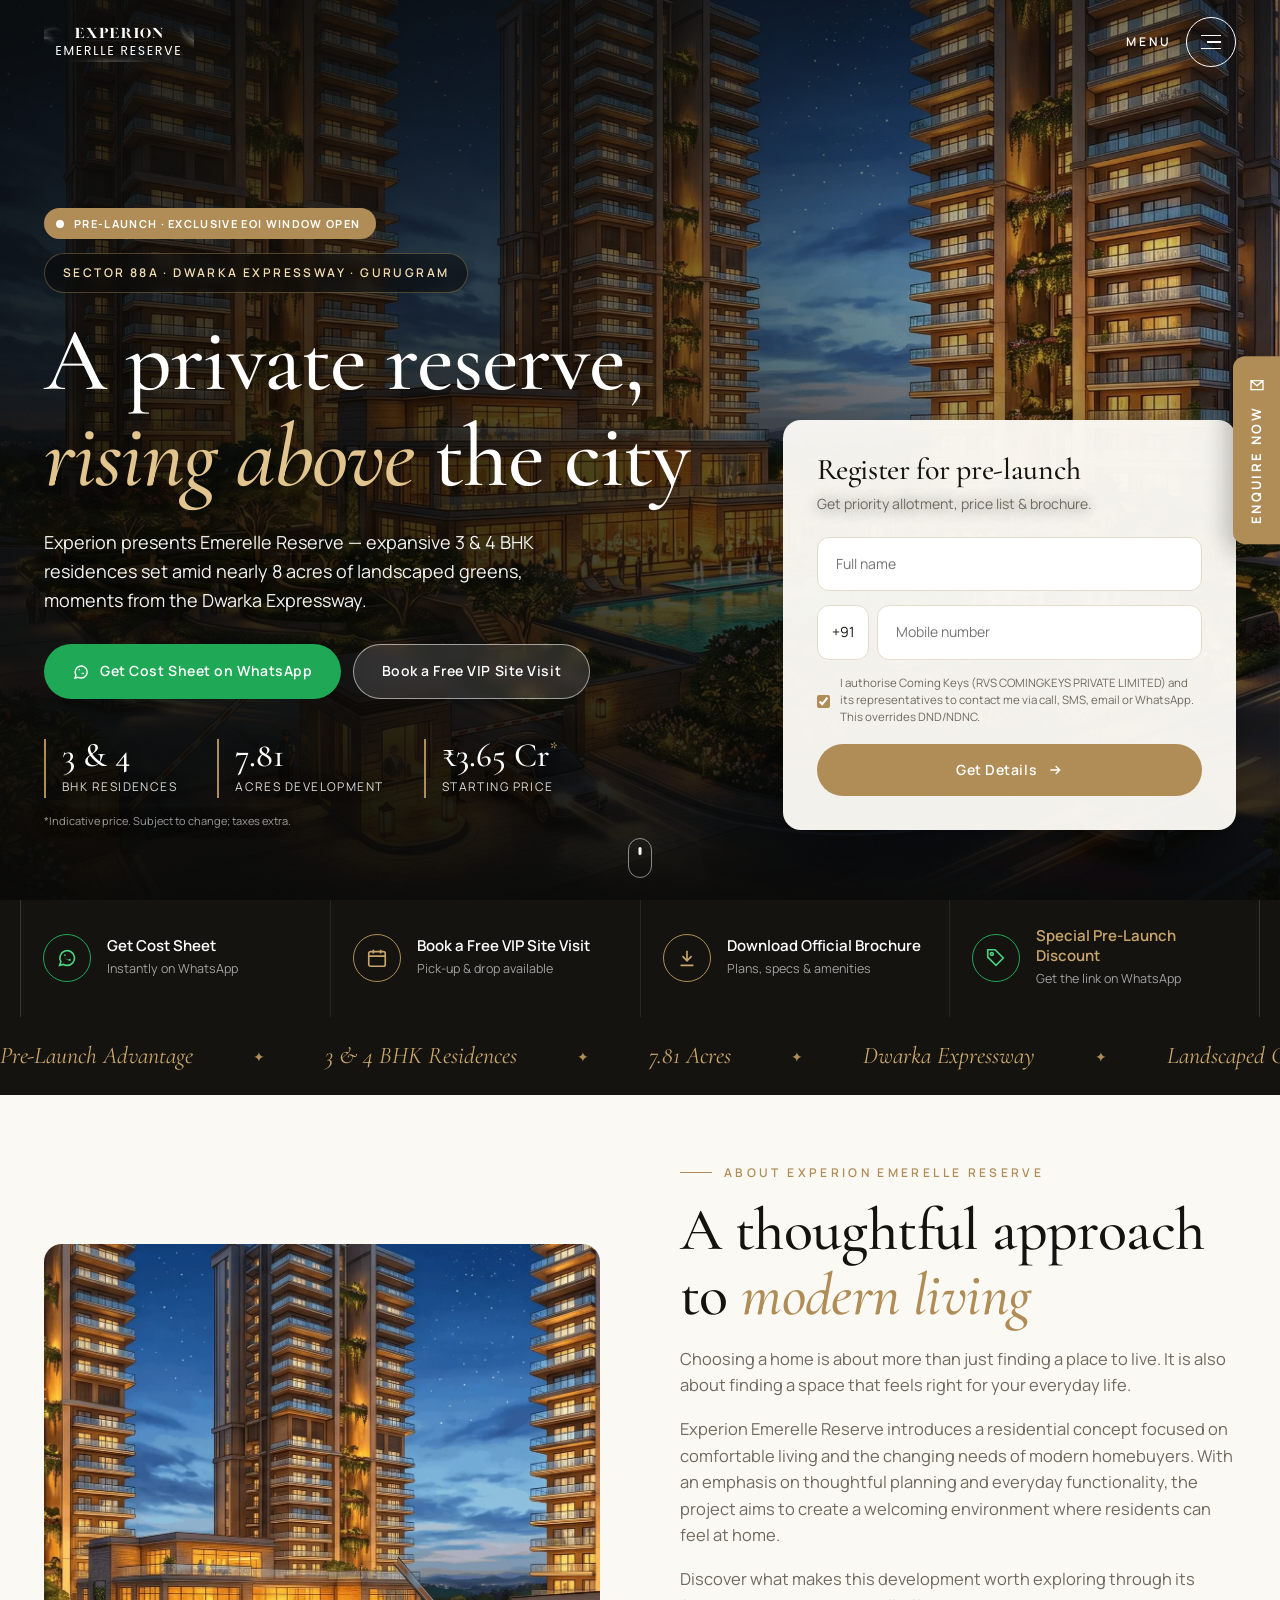
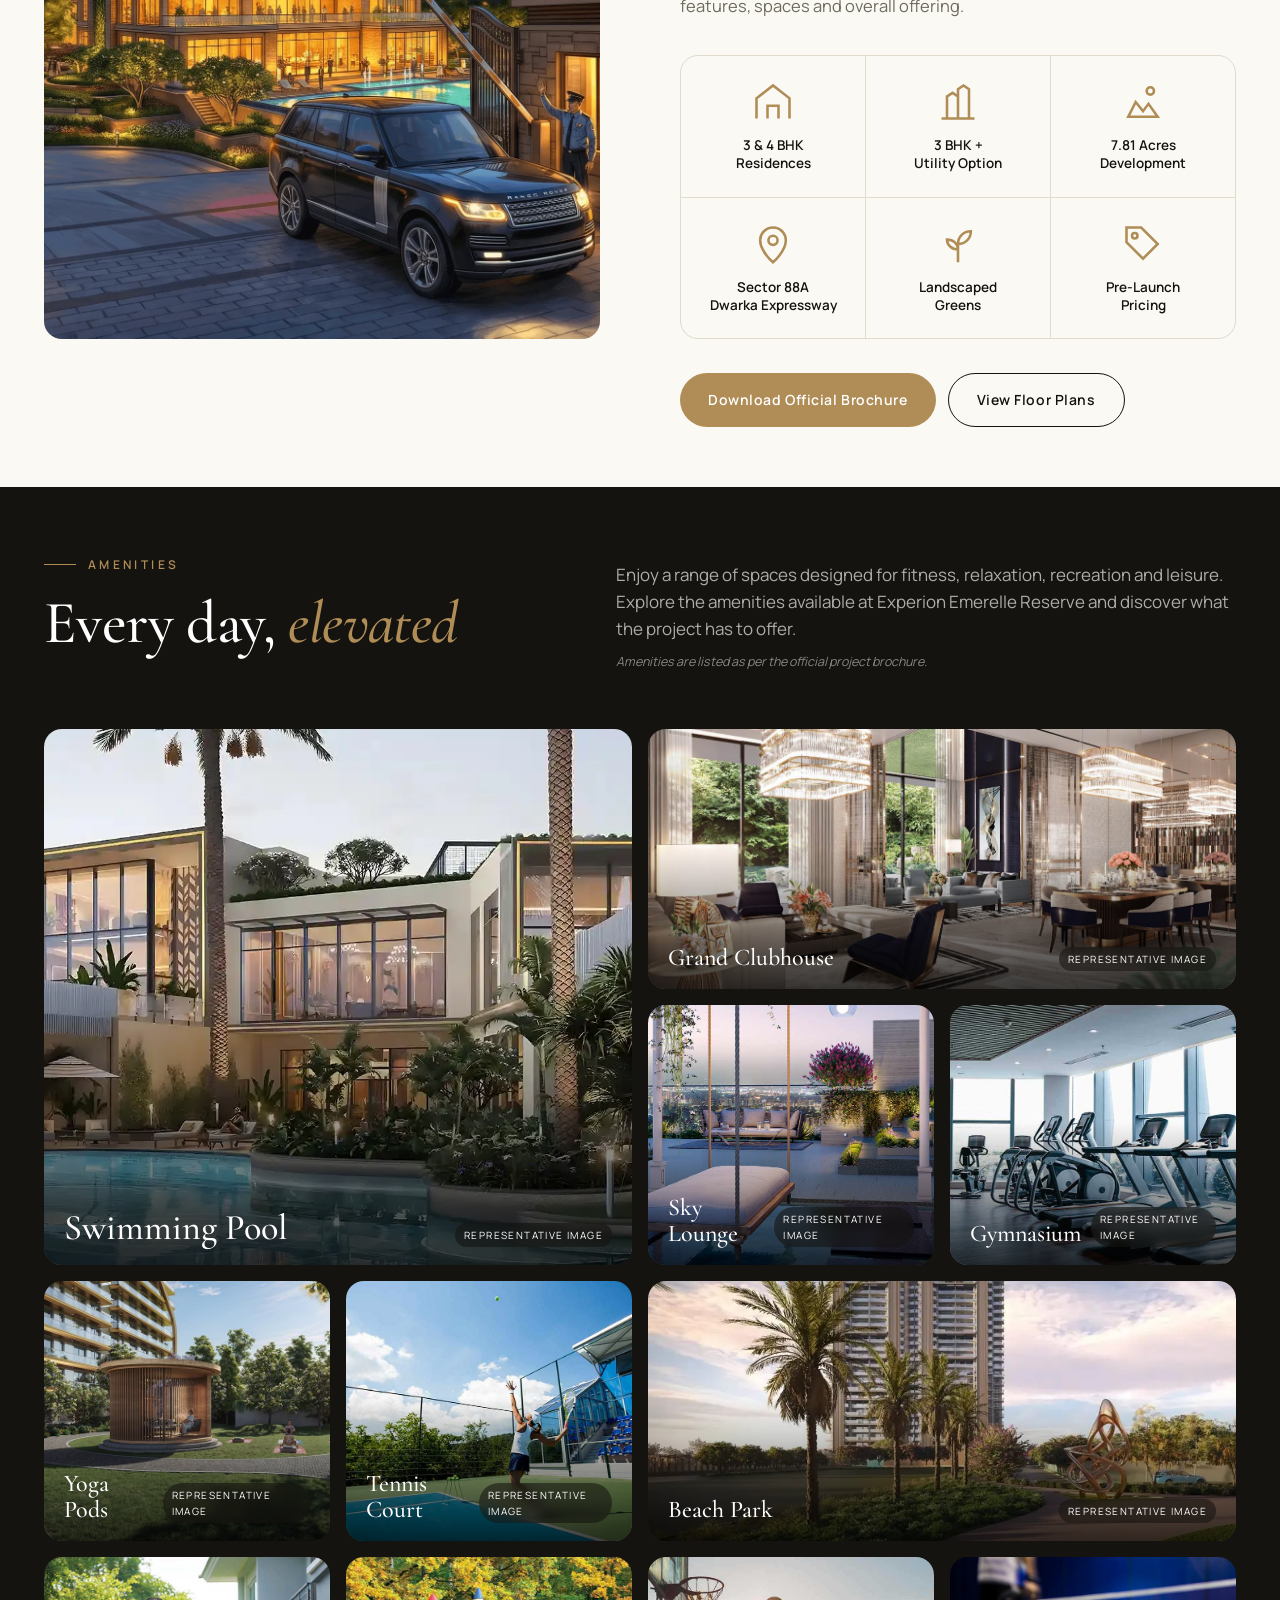
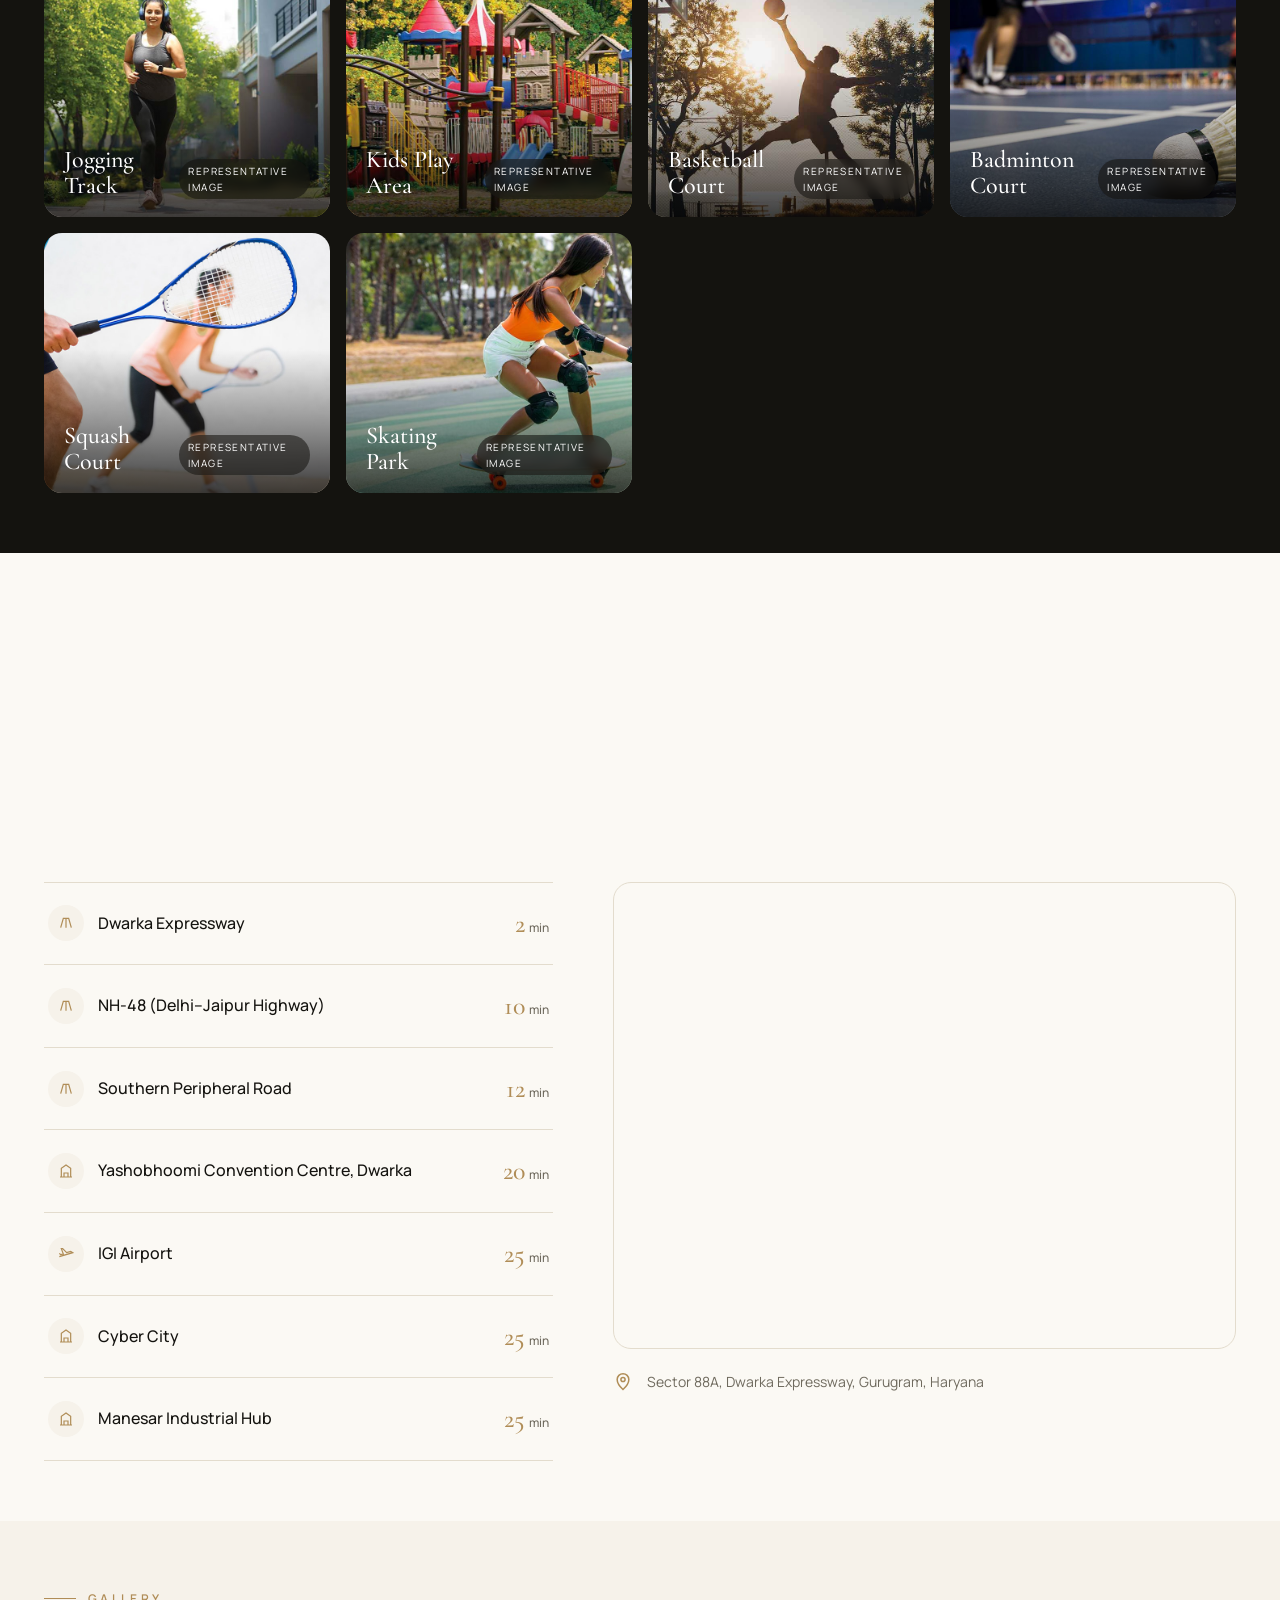
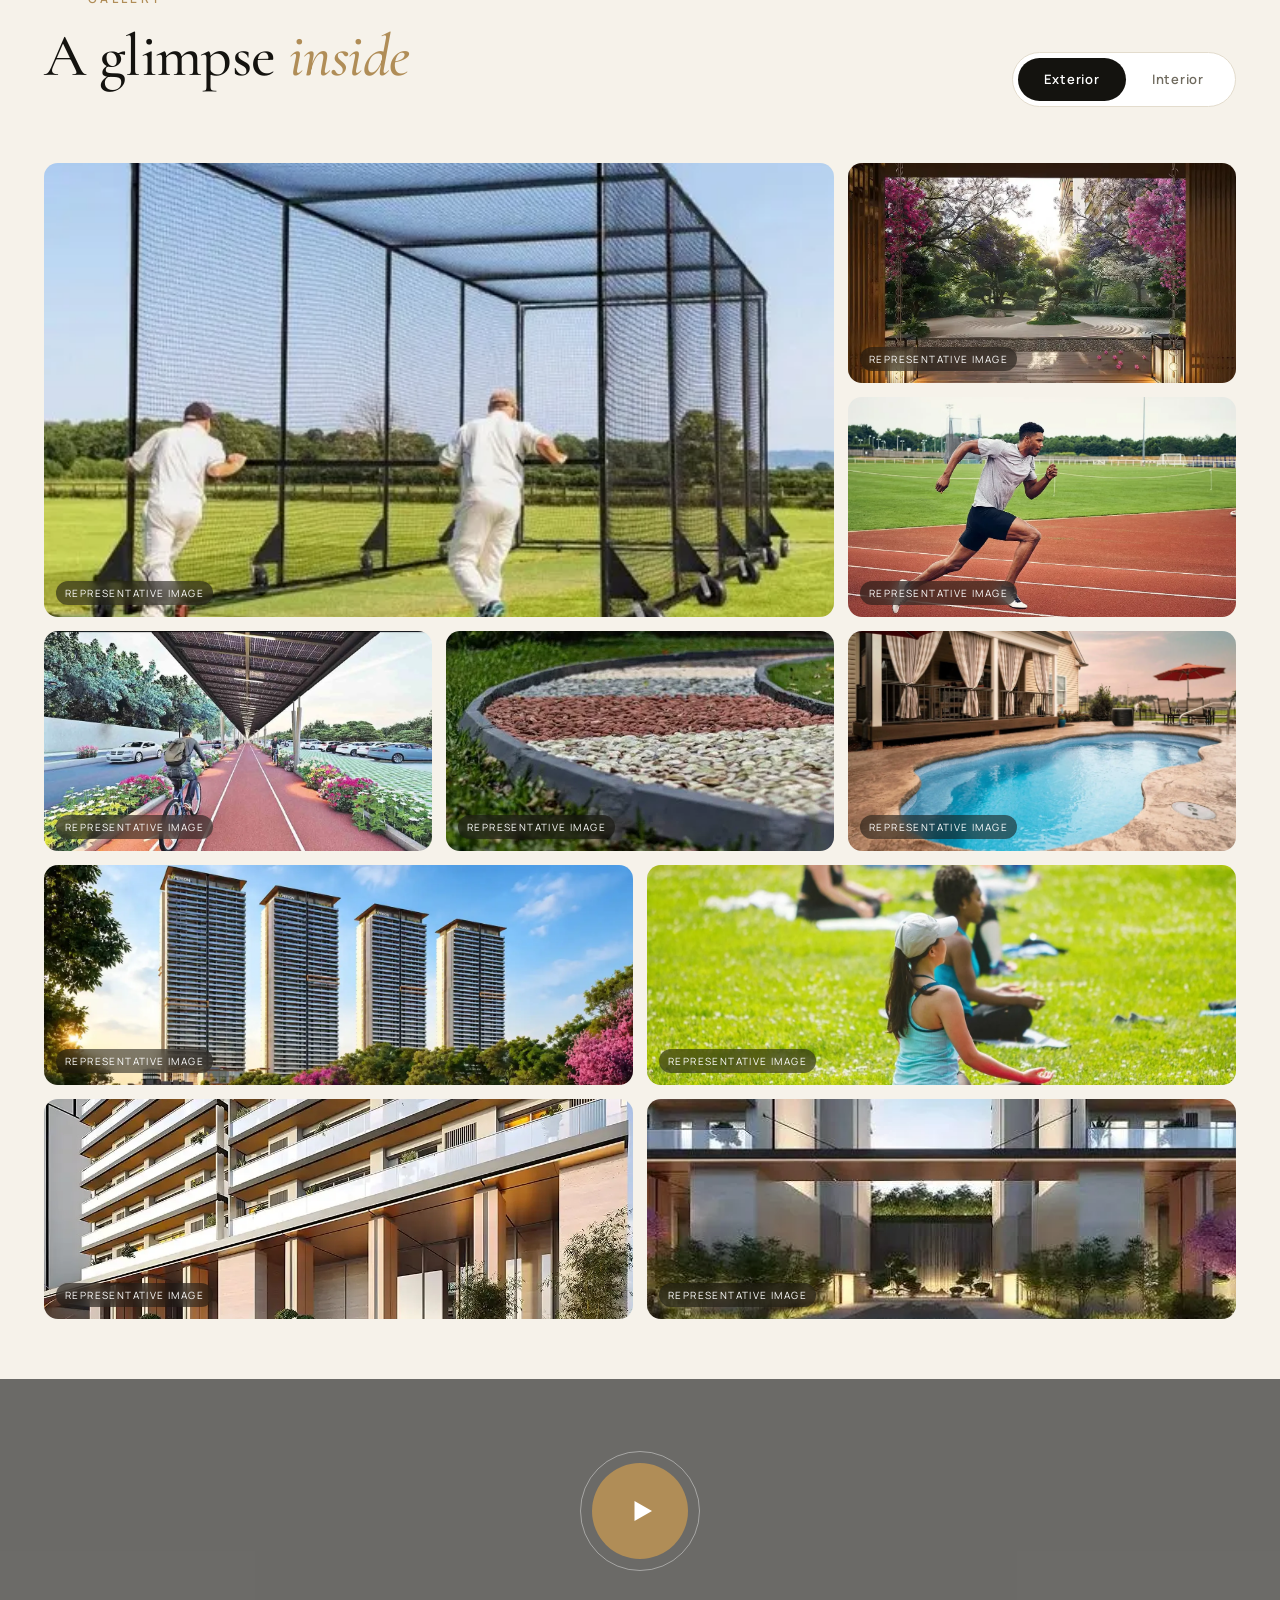
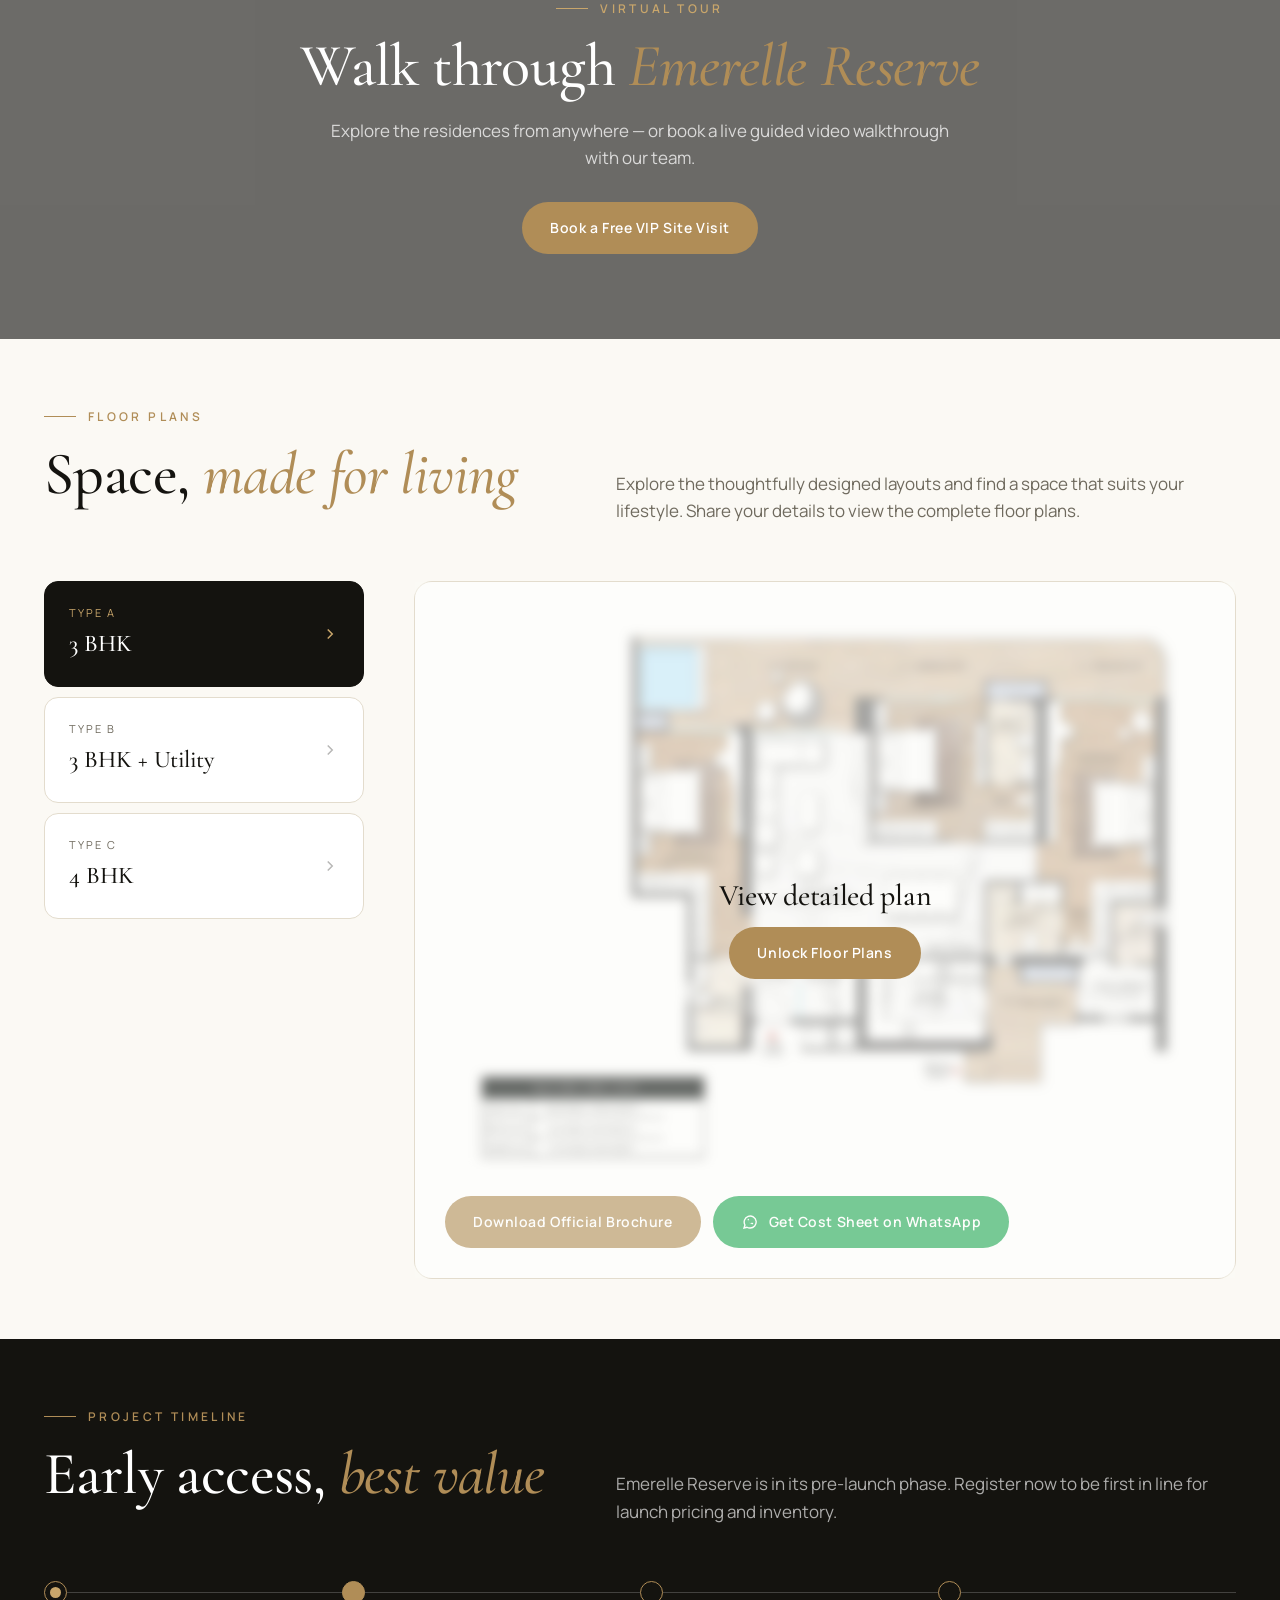
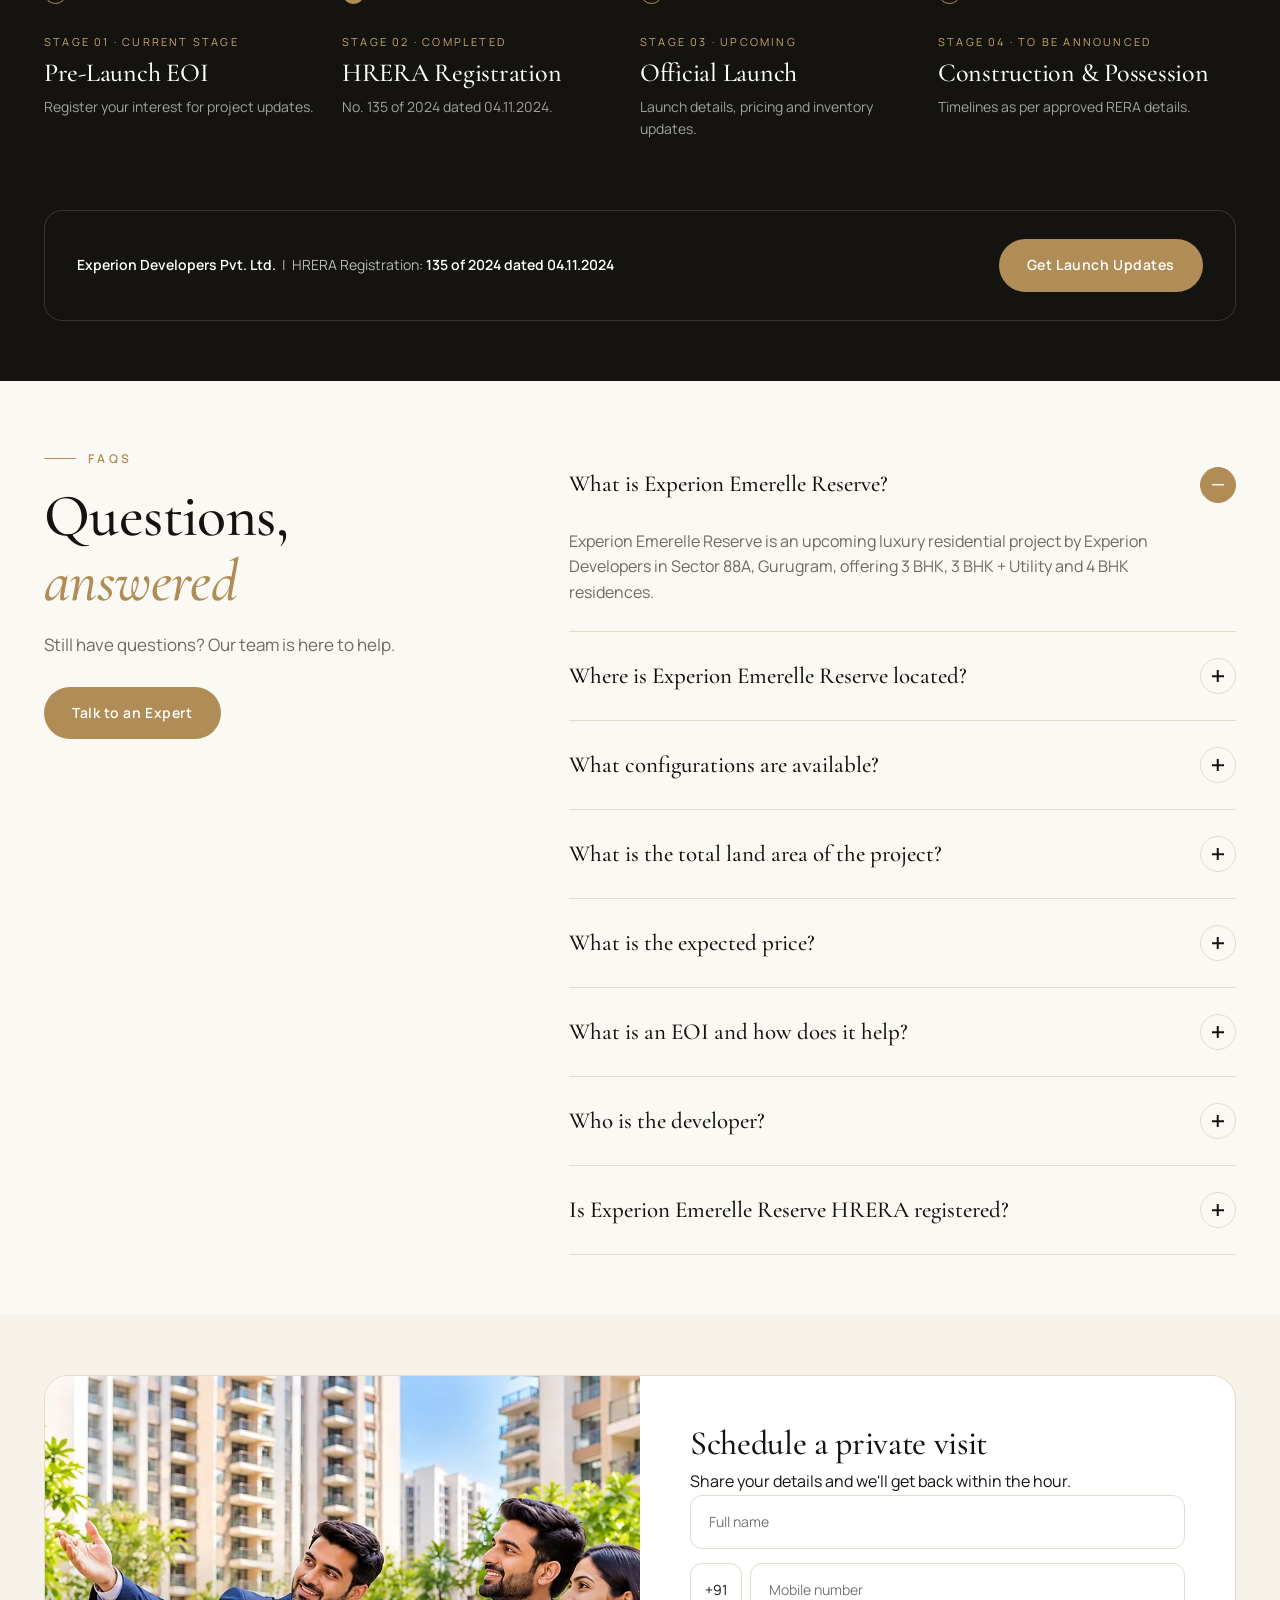
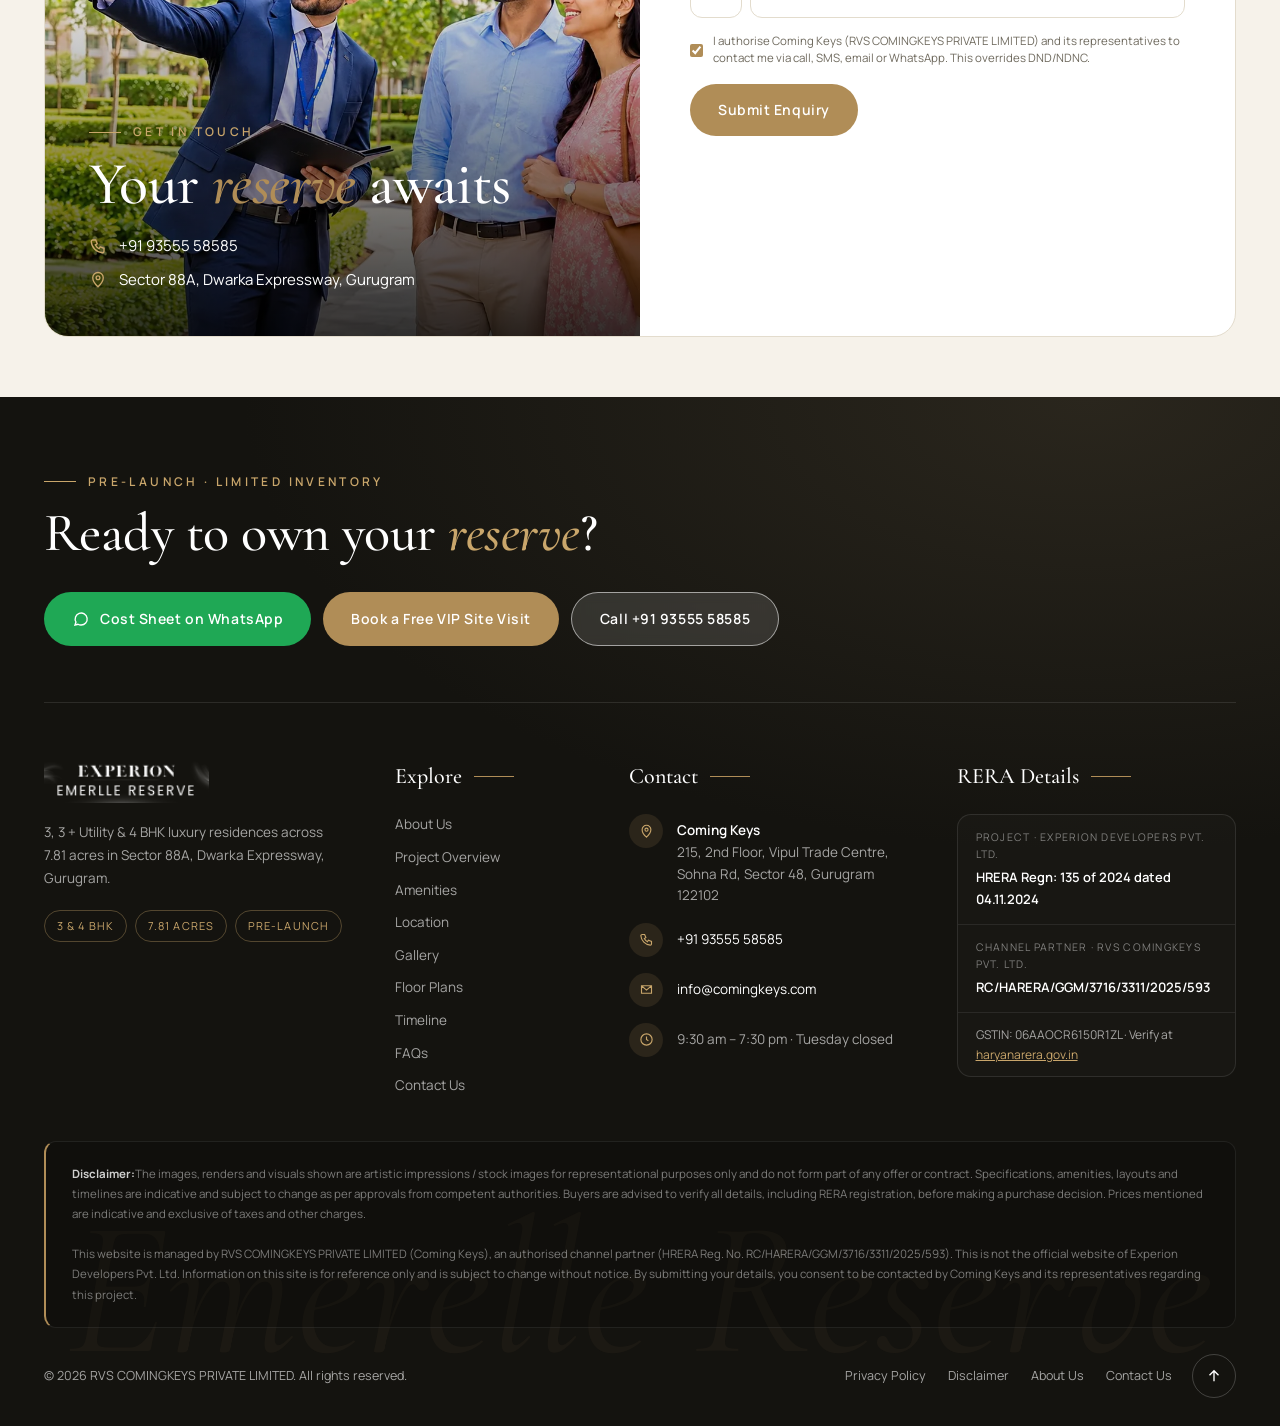
<file: index.html>
<!doctype html>
<html lang="en">

<head>
  <meta charset="utf-8">
  <meta name="viewport" content="width=device-width, initial-scale=1">
  <title>Experion Emerelle Reserve | 3 &amp; 4 BHK Luxury Residences, Sector 88A Gurugram</title>
  <meta name="description"
    content="Experion Emerelle Reserve – pre-launch 3 & 4 BHK luxury residences across ~7.81 acres in Sector 88A, Dwarka Expressway, Gurugram. Register for price list & brochure.">
  <link rel="icon" href="assets/images/favicon/favicon.svg" type="image/svg+xml">
  <link rel="icon" href="assets/images/favicon/favicon-32.png" sizes="32x32" type="image/png">
  <link rel="icon" href="assets/images/favicon/favicon.ico" sizes="any">
  <link rel="apple-touch-icon" href="assets/images/favicon/apple-touch-icon.png">
  <meta name="theme-color" content="#14130f">
  <link rel="preconnect" href="https://fonts.googleapis.com">
  <link rel="preconnect" href="https://fonts.gstatic.com" crossorigin>
  <link
    href="https://fonts.googleapis.com/css2?family=Cormorant+Garamond:ital,wght@0,400;0,500;0,600;1,400&family=Manrope:wght@300;400;500;600;700&display=swap"
    rel="stylesheet">
  <link rel="stylesheet" href="assets/css/style.css">
</head>

<body>

  <!-- ============ NAV ============ -->
  <header class="nav" id="nav">
    <div class="wrap">
      <a href="#top" class="logo" aria-label="Experion Emerelle Reserve">
        <img src="assets/images/experion-logo-white.png" alt="Experion Emerelle Reserve">
      </a>
      <button class="burger" id="burger" aria-label="Open menu" aria-controls="drawer" aria-expanded="false">
        <span class="burger-label">Menu</span>
        <span class="burger-lines"><i></i><i></i><i></i></span>
      </button>
    </div>
  </header>

  <!-- ============ SLIDE-IN MENU ============ -->
  <div class="drawer-overlay" id="drawerOverlay"></div>
  <aside class="drawer" id="drawer" aria-hidden="true">
    <div class="drawer-head">
      <img src="assets/images/experion-logo-white.png" alt="Experion Emerelle Reserve">
      <button class="drawer-close" id="drawerClose" aria-label="Close menu"><svg viewBox="0 0 24 24" fill="none"
          stroke="currentColor" stroke-width="1.6">
          <path d="M6 6l12 12M18 6L6 18" />
        </svg></button>
    </div>
    <nav class="drawer-menu">
      <a href="#about"><small>01</small>About Project</a>
      <a href="about-us.html"><small>02</small>About Us (Coming Keys)</a>
      <a href="#amenities"><small>03</small>Amenities</a>
      <a href="#location"><small>04</small>Location</a>
      <a href="#gallery"><small>05</small>Gallery</a>
      <a href="#tour"><small>06</small>Virtual Tour</a>
      <a href="#floorplans"><small>07</small>Floor Plans</a>
      <a href="#construction"><small>08</small>Timeline</a>
      <a href="#faqs"><small>09</small>FAQs</a>
      <a href="contact-us.html"><small>10</small>Contact Us</a>
    </nav>
    <div class="drawer-foot">
      <button class="btn btn-brass" data-open="enquire">Enquire Now</button>
      <a href="tel:+919355558585" class="drawer-phone">+91 93555 58585</a>
      <p>Sector 88A, Dwarka Expressway, Gurugram<br>Project HRERA: 135 of 2024 dated 04.11.2024<br>Channel Partner RERA:
        RC/HARERA/GGM/3716/3311/2025/593</p>
    </div>
  </aside>

  <!-- ============ HERO ============ -->
  <section class="hero" id="top">
    <!-- TODO: swap for an official Experion Emerelle Reserve render -->
    <div class="hero-bg" role="img" aria-label="Experion Emerelle Reserve – artistic impression"></div>
    <div class="wrap">
      <div>
        <span class="hero-badge"><i></i>Pre-Launch · Exclusive EOI Window Open</span>
        <span class="eyebrow">Sector 88A · Dwarka Expressway · Gurugram</span>
        <h1>A private reserve, <em>rising above</em> the city</h1>
        <p>Experion presents Emerelle Reserve — expansive 3 &amp; 4 BHK residences set amid nearly 8 acres of landscaped
          greens, moments from the Dwarka Expressway.</p>
        <div class="hero-ctas">
          <a class="btn btn-wa"
            href="https://wa.me/919355558585?text=Hi%2C%20I%27m%20interested%20in%20Experion%20Emerelle%20Reserve%2C%20Sector%2088A.%20Please%20share%20the%20cost%20sheet."
            target="_blank" rel="noopener"><svg viewBox="0 0 24 24" fill="none" stroke="currentColor"
              stroke-width="1.8">
              <path d="M4 20l1.3-4A8 8 0 1112 20a8 8 0 01-4-1z" />
              <path d="M9 9.5c.3 2 2 3.8 4.5 4.5l1-1.2 1.8.8-.3 1.4c-3.6.2-7.2-3.2-7.2-6.9l1.4-.3.8 1.8z"
                fill="currentColor" stroke="none" />
            </svg>Get Cost Sheet on WhatsApp</a>
          <button class="btn btn-light" data-open="enquire" data-title="Book a Free VIP Site Visit">Book a Free VIP Site
            Visit</button>
        </div>
        <!-- NOTE: figures from public listings – confirm with Experion before going live -->
        <div class="hero-meta">
          <div><b>3 &amp; 4</b><small>BHK Residences</small></div>
          <div><b>7.81</b><small>Acres Development</small></div>
          <div><b>₹3.65 Cr<sup>*</sup></b><small>Starting Price</small></div>
        </div>
        <p class="hero-note">*Indicative price. Subject to change; taxes extra.</p>
      </div>
      <form class="card-form js-form" action="mail1.php" method="POST" novalidate>
        <div style="position:absolute;left:-9999px;top:-9999px;opacity:0;pointer-events:none;" aria-hidden="true">
          <input type="text" name="hp_field" tabindex="-1" autocomplete="off">
        </div>
        <input type="hidden" name="source" value="Hero - Pre-Launch Registration">
        <div class="form-body">
          <h3>Register for pre-launch</h3>
          <p>Get priority allotment, price list &amp; brochure.</p>
          <div class="field"><input name="name" placeholder="Full name" required></div>
          <div class="field phone"><span>+91</span><input name="phone" type="tel" inputmode="numeric" maxlength="10"
              pattern="[6-9][0-9]{9}" placeholder="Mobile number" required></div>
          <label class="consent"><input type="checkbox" name="dpdp_consent" value="yes" checked required> I authorise
            Coming Keys (RVS COMINGKEYS PRIVATE LIMITED) and its representatives to contact me via call, SMS, email or
            WhatsApp. This overrides DND/NDNC.</label>
          <button class="btn btn-brass" type="submit">Get Details <svg viewBox="0 0 24 24" fill="none"
              stroke="currentColor" stroke-width="2">
              <path d="M5 12h14M13 6l6 6-6 6" />
            </svg></button>
        </div>
        <div class="form-ok"><svg viewBox="0 0 24 24" fill="none" stroke="currentColor" stroke-width="1.5">
            <circle cx="12" cy="12" r="10" />
            <path d="M7.5 12.5l3 3 6-6" />
          </svg>
          <h3>Thank you</h3>
          <p>Our relationship manager will call you shortly.</p>
        </div>
      </form>
    </div>
    <span class="scroll-cue"></span>
  </section>

  <!-- ============ QUICK LEAD ACTIONS ============ -->
  <section class="leads" aria-label="Quick actions">
    <div class="wrap leads-grid">
      <a class="lead-card"
        href="https://wa.me/919355558585?text=Hi%2C%20I%27m%20interested%20in%20Experion%20Emerelle%20Reserve%2C%20Sector%2088A.%20Please%20share%20the%20cost%20sheet."
        target="_blank" rel="noopener"><i class="wa"><svg viewBox="0 0 24 24" fill="none" stroke="currentColor"
            stroke-width="1.8">
            <path d="M4 20l1.3-4A8 8 0 1112 20a8 8 0 01-4-1z" />
            <path d="M9 9.5c.3 2 2 3.8 4.5 4.5l1-1.2 1.8.8-.3 1.4c-3.6.2-7.2-3.2-7.2-6.9l1.4-.3.8 1.8z"
              fill="currentColor" stroke="none" />
          </svg></i><span><b>Get Cost Sheet</b><small>Instantly on WhatsApp</small></span></a>
      <button class="lead-card" data-open="enquire" data-title="Book a Free VIP Site Visit"><i><svg viewBox="0 0 24 24"
            fill="none" stroke="currentColor" stroke-width="1.8">
            <rect x="3" y="5" width="18" height="16" rx="2" />
            <path d="M3 10h18M8 3v4M16 3v4" />
          </svg></i><span><b>Book a Free VIP Site Visit</b><small>Pick-up &amp; drop available</small></span></button>
      <button class="lead-card" data-open="enquire" data-title="Download Official Brochure"><i><svg viewBox="0 0 24 24"
            fill="none" stroke="currentColor" stroke-width="1.8">
            <path d="M12 4v11M7 10l5 5 5-5M5 20h14" />
          </svg></i><span><b>Download Official Brochure</b><small>Plans, specs &amp; amenities</small></span></button>
      <a class="lead-card hot"
        href="https://wa.me/919355558585?text=Hi%2C%20please%20share%20the%20special%20pre-launch%20discount%20link%20for%20Experion%20Emerelle%20Reserve%2C%20Sector%2088A."
        target="_blank" rel="noopener"><i class="wa"><svg viewBox="0 0 24 24" fill="none" stroke="currentColor"
            stroke-width="1.8">
            <path d="M20 12l-8 8-9-9V3h8z" />
            <circle cx="7.5" cy="7.5" r="1.5" />
          </svg></i><span><b>Special Pre-Launch Discount</b><small>Get the link on WhatsApp</small></span></a>
    </div>
  </section>

  <div class="marquee" aria-hidden="true">
    <div class="marquee-track">
      <span>Pre-Launch Advantage</span><span>3 &amp; 4 BHK Residences</span><span>7.81 Acres</span><span>Dwarka
        Expressway</span><span>Landscaped Greens</span><span>By Experion Developers</span>
      <span>Pre-Launch Advantage</span><span>3 &amp; 4 BHK Residences</span><span>7.81 Acres</span><span>Dwarka
        Expressway</span><span>Landscaped Greens</span><span>By Experion Developers</span>
    </div>
  </div>

  <!-- ============ ABOUT ============ -->
  <section id="about">
    <div class="wrap about-grid">
      <div class="about-img rv">
        <!-- TODO: replace with an official Experion Emerelle Reserve render -->
        <img src="assets/images/amenities/Experion-Emerelle-Reserve-Below-Baner.webp"
          alt="Experion Emerelle Reserve – representative image" loading="lazy">
        <!-- <div class="float"><b>7.81</b><small>acres of thoughtfully planned, landscaped living on Dwarka
            Expressway.</small></div> -->
      </div>
      <div class="about-copy rv">
        <span class="eyebrow">About Experion Emerelle Reserve</span>
        <h2>A thoughtful approach to <em>modern living</em></h2>
        <p>Choosing a home is about more than just finding a place to live. It is also about finding a space that feels
          right for your everyday life.</p>
        <p>Experion Emerelle Reserve introduces a residential concept focused on comfortable living and the changing
          needs of modern homebuyers. With an emphasis on thoughtful planning and everyday functionality, the project
          aims to create a welcoming environment where residents can feel at home.</p>
        <p>Discover what makes this development worth exploring through its features, spaces and overall offering.</p>
        <div class="highlights">
          <div class="hl"><svg viewBox="0 0 24 24" fill="none" stroke="currentColor" stroke-width="1.4">
              <path d="M3 21V10l9-7 9 7v11M9 21v-7h6v7" />
            </svg><b>3 &amp; 4 BHK<br>Residences</b></div>
          <div class="hl"><svg viewBox="0 0 24 24" fill="none" stroke="currentColor" stroke-width="1.4">
              <path d="M3 21h18M6 21V9l3-2 3 2v12M12 21V5l3-2 3 2v16" />
            </svg><b>3 BHK +<br>Utility Option</b></div>
          <div class="hl"><svg viewBox="0 0 24 24" fill="none" stroke="currentColor" stroke-width="1.4">
              <path d="M4 20l4-8 4 5 3-4 5 7z" />
              <circle cx="16" cy="6" r="2" />
            </svg><b>7.81 Acres<br>Development</b></div>
          <div class="hl"><svg viewBox="0 0 24 24" fill="none" stroke="currentColor" stroke-width="1.4">
              <path d="M12 22s-7-6-7-12a7 7 0 1114 0c0 6-7 12-7 12z" />
              <circle cx="12" cy="10" r="2.5" />
            </svg><b>Sector 88A<br>Dwarka Expressway</b></div>
          <div class="hl"><svg viewBox="0 0 24 24" fill="none" stroke="currentColor" stroke-width="1.4">
              <path d="M12 22V12M12 12c0-4 3-7 7-7 0 4-3 7-7 7zM12 15c0-3-2.5-5.5-6-5.5 0 3 2.5 5.5 6 5.5z" />
            </svg><b>Landscaped<br>Greens</b></div>
          <div class="hl"><svg viewBox="0 0 24 24" fill="none" stroke="currentColor" stroke-width="1.4">
              <path d="M20 12l-8 8-9-9V3h8z" />
              <circle cx="7.5" cy="7.5" r="1.5" />
            </svg><b>Pre-Launch<br>Pricing</b></div>
        </div>
        <div style="margin-top:34px;display:flex;gap:12px;flex-wrap:wrap">
          <button class="btn btn-brass" data-open="enquire" data-title="Download Official Brochure">Download Official
            Brochure</button>
          <a href="#floorplans" class="btn btn-ghost">View Floor Plans</a>
        </div>
      </div>
    </div>
  </section>

  <!-- ============ AMENITIES ============ -->
  <section class="amen" id="amenities">
    <div class="wrap">
      <div class="head rv">
        <div><span class="eyebrow">Amenities</span>
          <h2>Every day, <em>elevated</em></h2>
        </div>
        <p class="lead">Enjoy a range of spaces designed for fitness, relaxation, recreation and leisure. Explore the
          amenities available at Experion Emerelle Reserve and discover what the project has to offer.<br><small
            class="note">Amenities are listed as per the official project brochure.</small></p>
      </div>
      <!-- TODO: replace images with official Experion Emerelle Reserve amenity renders -->
      <div class="amen-grid" data-lightbox="amen">
        <figure class="am big rv"><img src="assets/images/amenities/Pool.webp" alt="Swimming Pool" loading="lazy">
          <figcaption><b>Swimming Pool</b><span class="tag">Representative Image</span></figcaption>
        </figure>
        <figure class="am wide rv"><img src="assets/images/gallery/interior/clubhouse.jpg" alt="Clubhouse"
            loading="lazy">
          <figcaption><b>Grand Clubhouse</b><span class="tag">Representative Image</span></figcaption>
        </figure>
        <figure class="am rv"><img src="assets/images/amenities/Terracenew.jpg" alt="Sky Lounge" loading="lazy">
          <figcaption><b>Sky Lounge</b><span class="tag">Representative Image</span></figcaption>
        </figure>
        <figure class="am rv"><img src="assets/images/amenities/gymnew.jpg" alt="Gymnasium" loading="lazy">
          <figcaption><b>Gymnasium</b><span class="tag">Representative Image</span></figcaption>
        </figure>
        <figure class="am rv"><img src="assets/images/amenities/Yoga-pods.webp" alt="Yoga Pods" loading="lazy">
          <figcaption><b>Yoga Pods</b><span class="tag">Representative Image</span></figcaption>
        </figure>
        <figure class="am rv"><img src="assets/images/amenities/tennisnew.jpg" alt="Tennis Court" loading="lazy">
          <figcaption><b>Tennis Court</b><span class="tag">Representative Image</span></figcaption>
        </figure>
        <figure class="am wide rv"><img src="assets/images/amenities/Beach-park.webp" alt="Beach Park" loading="lazy">
          <figcaption><b>Beach Park</b><span class="tag">Representative Image</span></figcaption>
        </figure>
        <figure class="am rv"><img src="assets/images/amenities/joggingnew.jpg" alt="Jogging Track" loading="lazy">
          <figcaption><b>Jogging Track</b><span class="tag">Representative Image</span></figcaption>
        </figure>
        <figure class="am rv"><img src="assets/images/amenities/KIDS-Play-areanew.jpg" alt="Kids Play Area"
            loading="lazy">
          <figcaption><b>Kids Play Area</b><span class="tag">Representative Image</span></figcaption>
        </figure>
        <figure class="am rv"><img src="assets/images/amenities/basketballnew.jpg" alt="Basketball Court"
            loading="lazy">
          <figcaption><b>Basketball Court</b><span class="tag">Representative Image</span></figcaption>
        </figure>
        <figure class="am rv"><img src="assets/images/amenities/badmintonnew.jpg" alt="Badminton Court" loading="lazy">
          <figcaption><b>Badminton Court</b><span class="tag">Representative Image</span></figcaption>
        </figure>
        <figure class="am rv"><img src="assets/images/amenities/squash-new.jpg" alt="Squash Court" loading="lazy">
          <figcaption><b>Squash Court</b><span class="tag">Representative Image</span></figcaption>
        </figure>
        <figure class="am rv"><img src="assets/images/amenities/skatingnew.jpg" alt="Skating Park" loading="lazy">
          <figcaption><b>Skating Park</b><span class="tag">Representative Image</span></figcaption>
        </figure>
      </div>
    </div>
  </section>

  <!-- ============ LOCATION ============ -->
  <section id="location">
    <div class="wrap">
      <div class="head rv">
        <div><span class="eyebrow">Location Advantages</span>
          <h2>Connected to <em>everything</em> that matters</h2>
        </div>
        <p class="lead">Located in Sector 88A, Gurugram, Experion Emerelle Reserve offers easy access to Dwarka
          Expressway, NH-48, IGI Airport and key areas of Delhi and Gurugram.</p>
      </div>
      <div class="loc-grid">
        <!-- NOTE: travel times are indicative placeholders – verify with the client before going live -->
        <ul class="loc-list rv">
          <li><span><i><svg viewBox="0 0 24 24" fill="none" stroke="currentColor" stroke-width="1.8">
                  <path d="M4 19l4-14h8l4 14M12 5v14" />
                </svg></i>Dwarka Expressway</span><b>2<small>min</small></b></li>
          <li><span><i><svg viewBox="0 0 24 24" fill="none" stroke="currentColor" stroke-width="1.8">
                  <path d="M4 19l4-14h8l4 14M12 5v14" />
                </svg></i>NH-48 (Delhi–Jaipur Highway)</span><b>10<small>min</small></b></li>
          <li><span><i><svg viewBox="0 0 24 24" fill="none" stroke="currentColor" stroke-width="1.8">
                  <path d="M4 19l4-14h8l4 14M12 5v14" />
                </svg></i>Southern Peripheral Road</span><b>12<small>min</small></b></li>
          <li><span><i><svg viewBox="0 0 24 24" fill="none" stroke="currentColor" stroke-width="1.8">
                  <path d="M3 21h18M5 21V8l7-5 7 5v13M9 21v-6h6v6" />
                </svg></i>Yashobhoomi Convention Centre, Dwarka</span><b>20<small>min</small></b></li>
          <li><span><i><svg viewBox="0 0 24 24" fill="none" stroke="currentColor" stroke-width="1.8">
                  <path d="M2 16l20-6-3-2-6 2-6-6H5l3 8-4 1-2-2" />
                </svg></i>IGI Airport</span><b>25<small>min</small></b></li>
          <li><span><i><svg viewBox="0 0 24 24" fill="none" stroke="currentColor" stroke-width="1.8">
                  <path d="M3 21h18M5 21V8l7-5 7 5v13M9 21v-6h6v6" />
                </svg></i>Cyber City</span><b>25<small>min</small></b></li>
          <li><span><i><svg viewBox="0 0 24 24" fill="none" stroke="currentColor" stroke-width="1.8">
                  <path d="M3 21h18M5 21V8l7-5 7 5v13M9 21v-6h6v6" />
                </svg></i>Manesar Industrial Hub</span><b>25<small>min</small></b></li>
        </ul>
        <div class="rv">
          <!-- TODO: replace with the official Experion location map / exact site pin -->
          <div class="map map-embed">
            <iframe src="https://www.google.com/maps?q=Sector+88A,+Gurugram,+Haryana&amp;z=13&amp;output=embed"
              title="Sector 88A, Gurugram on Google Maps" loading="lazy" referrerpolicy="no-referrer-when-downgrade"
              allowfullscreen></iframe>
          </div>
          <div class="addr"><svg width="20" viewBox="0 0 24 24" fill="none" stroke="#b08d57" stroke-width="1.8">
              <path d="M12 21s7-6.2 7-12a7 7 0 10-14 0c0 5.8 7 12 7 12z" />
              <circle cx="12" cy="9" r="2.5" />
            </svg>Sector 88A, Dwarka Expressway, Gurugram, Haryana</div>
        </div>
      </div>
    </div>
  </section>

  <!-- ============ GALLERY ============ -->
  <section class="gallery" id="gallery">
    <div class="wrap">
      <div class="head rv">
        <div><span class="eyebrow">Gallery</span>
          <h2>A glimpse <em>inside</em></h2>
        </div>
        <div class="tabs" role="tablist">
          <button class="on" data-tab="ext">Exterior</button>
          <button data-tab="int">Interior</button>
        </div>
      </div>
      <!-- Official Experion Emerelle Reserve Renders -->
      <div class="gal-grid on" id="ext" data-lightbox="ext">
        <figure class="g s8 tall"><img src="assets/images/exterior/1.webp" alt="Experion Emerelle Reserve – Architectural Elevation &amp; Tower Facade" loading="lazy"><span class="tag">Representative Image</span></figure>
        <figure class="g"><img src="assets/images/exterior/2.webp" alt="Experion Emerelle Reserve – Aerial View &amp; Surrounding Greens" loading="lazy"><span class="tag">Representative Image</span></figure>
        <figure class="g"><img src="assets/images/exterior/3.webp" alt="Experion Emerelle Reserve – Grand Arrival &amp; Drop-off Porch" loading="lazy"><span class="tag">Representative Image</span></figure>
        <figure class="g"><img src="assets/images/exterior/4.webp" alt="Experion Emerelle Reserve – Landscaped Podium &amp; Promenade" loading="lazy"><span class="tag">Representative Image</span></figure>
        <figure class="g"><img src="assets/images/exterior/5.webp" alt="Experion Emerelle Reserve – Signature Tower Architecture" loading="lazy"><span class="tag">Representative Image</span></figure>
        <figure class="g"><img src="assets/images/exterior/6.webp" alt="Experion Emerelle Reserve – Resort-Style Swimming Pool &amp; Deck" loading="lazy"><span class="tag">Representative Image</span></figure>
        <figure class="g s6"><img src="assets/images/exterior/7.webp" alt="Experion Emerelle Reserve – Panoramic Skyline &amp; Horizon View" loading="lazy"><span class="tag">Representative Image</span></figure>
        <figure class="g s6"><img src="assets/images/exterior/8.webp" alt="Experion Emerelle Reserve – Central Landscaped Park &amp; Green Courtyard" loading="lazy"><span class="tag">Representative Image</span></figure>
        <figure class="g s6"><img src="assets/images/exterior/9.webp" alt="Experion Emerelle Reserve – Clubhouse &amp; Recreation Pavilion" loading="lazy"><span class="tag">Representative Image</span></figure>
        <figure class="g s6"><img src="assets/images/exterior/10.webp" alt="Experion Emerelle Reserve – Evening Illuminations &amp; Water Features" loading="lazy"><span class="tag">Representative Image</span></figure>
      </div>
      <div class="gal-grid" id="int" data-lightbox="int">
        <figure class="g s8 tall"><img src="assets/images/interior/1.webp" alt="Experion Emerelle Reserve – Palatial Living &amp; Dining Room" loading="lazy"><span class="tag">Representative Image</span></figure>
        <figure class="g"><img src="assets/images/interior/2.webp" alt="Experion Emerelle Reserve – Master Bedroom Suite with Private Balcony" loading="lazy"><span class="tag">Representative Image</span></figure>
        <figure class="g"><img src="assets/images/interior/3.webp" alt="Experion Emerelle Reserve – Designer Gourmet Kitchen &amp; Utility" loading="lazy"><span class="tag">Representative Image</span></figure>
        <figure class="g"><img src="assets/images/interior/4.webp" alt="Experion Emerelle Reserve – Luxury Ensuite Bathroom &amp; Fittings" loading="lazy"><span class="tag">Representative Image</span></figure>
        <figure class="g"><img src="assets/images/interior/5.webp" alt="Experion Emerelle Reserve – Family Lounge &amp; Entertainment Area" loading="lazy"><span class="tag">Representative Image</span></figure>
        <figure class="g"><img src="assets/images/interior/6.webp" alt="Experion Emerelle Reserve – Private Study &amp; Home Office Space" loading="lazy"><span class="tag">Representative Image</span></figure>
        <figure class="g s6"><img src="assets/images/interior/7.webp" alt="Experion Emerelle Reserve – Grand Clubhouse Reception Lobby" loading="lazy"><span class="tag">Representative Image</span></figure>
        <figure class="g s6"><img src="assets/images/interior/8.webp" alt="Experion Emerelle Reserve – State-of-the-Art Fitness Centre &amp; Spa" loading="lazy"><span class="tag">Representative Image</span></figure>
      </div>
    </div>
  </section>

  <!-- ============ VIRTUAL TOUR ============ -->
  <section class="tour" id="tour">
    <div class="tour-inner">
      <div class="rv">
        <!-- Replace data-video with the project's YouTube embed / 360° tour URL -->
        <button class="play" data-open="enquire" data-title="Book a Virtual Tour" aria-label="Play virtual tour"><svg
            viewBox="0 0 24 24" fill="currentColor">
            <path d="M6 4l14 8-14 8z" />
          </svg></button>
        <span class="eyebrow">Virtual tour</span>
        <h2>Walk through <em>Emerelle Reserve</em></h2>
        <p class="lead" style="color:rgba(255,255,255,.75);margin:0 auto 30px">Explore the residences from anywhere — or
          book a live guided video walkthrough with our team.</p>
        <button class="btn btn-brass" data-open="enquire" data-title="Book a Free VIP Site Visit">Book a Free VIP Site
          Visit</button>
      </div>
    </div>
  </section>

  <!-- ============ FLOOR PLANS ============ -->
  <section id="floorplans">
    <div class="wrap">
      <div class="head rv">
        <div><span class="eyebrow">Floor plans</span>
          <h2>Space, <em>made for living</em></h2>
        </div>
        <p class="lead">Explore the thoughtfully designed layouts and find a space that suits your lifestyle. Share your
          details to view the complete floor plans.</p>
      </div>
      <div class="fp-wrap rv">
        <div class="fp-tabs">
          <!-- TODO: replace data-fp images with the official Experion floor plans -->
          <button class="on" data-fp="assets/images/floorplans/3bhk-type-a.jpg"><span><small>Type A</small><b>3
                BHK</b></span><svg viewBox="0 0 24 24" fill="none" stroke="currentColor" stroke-width="2">
              <path d="M9 6l6 6-6 6" />
            </svg></button>
          <button data-fp="assets/images/floorplans/3bhk-a1.jpg"><span><small>Type B</small><b>3 BHK +
                Utility</b></span><svg viewBox="0 0 24 24" fill="none" stroke="currentColor" stroke-width="2">
              <path d="M9 6l6 6-6 6" />
            </svg></button>
          <button data-fp="assets/images/floorplans/typeb-4-bhk.jpg"><span><small>Type C</small><b>4 BHK</b></span><svg
              viewBox="0 0 24 24" fill="none" stroke="currentColor" stroke-width="2">
              <path d="M9 6l6 6-6 6" />
            </svg></button>
        </div>
        <div class="fp-view locked" id="fpView">
          <img id="fpImg" src="assets/images/floorplans/3bhk-type-a.jpg" alt="Floor plan" loading="lazy">
          <div class="fp-lock">
            <div>
              <h3>View detailed plan</h3><button class="btn btn-brass" data-open="enquire"
                data-title="Unlock Floor Plans" data-unlock>Unlock Floor Plans</button>
            </div>
          </div>
          <div class="fp-actions">
            <button class="btn btn-brass" data-open="enquire" data-title="Download Official Brochure">Download Official
              Brochure</button>
            <a class="btn btn-wa"
              href="https://wa.me/919355558585?text=Hi%2C%20I%27m%20interested%20in%20Experion%20Emerelle%20Reserve%2C%20Sector%2088A.%20Please%20share%20the%20cost%20sheet."
              target="_blank" rel="noopener"><svg viewBox="0 0 24 24" fill="none" stroke="currentColor"
                stroke-width="1.8">
                <path d="M4 20l1.3-4A8 8 0 1112 20a8 8 0 01-4-1z" />
                <path d="M9 9.5c.3 2 2 3.8 4.5 4.5l1-1.2 1.8.8-.3 1.4c-3.6.2-7.2-3.2-7.2-6.9l1.4-.3.8 1.8z"
                  fill="currentColor" stroke="none" />
              </svg>Get Cost Sheet on WhatsApp</a>
          </div>
        </div>
      </div>
    </div>
  </section>

  <!-- ============ CONSTRUCTION ============ -->
  <section class="cons" id="construction">
    <div class="wrap">
      <div class="head rv">
        <div><span class="eyebrow">Project timeline</span>
          <h2>Early access, <em>best value</em></h2>
        </div>
        <p class="lead">Emerelle Reserve is in its pre-launch phase. Register now to be first in line for launch pricing
          and inventory.</p>
      </div>
      <div class="timeline rv">
        <div class="tl now"><i></i><small>Stage 01 · Current Stage</small>
          <h3>Pre-Launch EOI</h3>
          <p>Register your interest for project updates.</p>
        </div>
        <div class="tl done"><i></i><small>Stage 02 · Completed</small>
          <h3>HRERA Registration</h3>
          <p>No. 135 of 2024 dated 04.11.2024.</p>
        </div>
        <div class="tl"><i></i><small>Stage 03 · Upcoming</small>
          <h3>Official Launch</h3>
          <p>Launch details, pricing and inventory updates.</p>
        </div>
        <div class="tl"><i></i><small>Stage 04 · To Be Announced</small>
          <h3>Construction &amp; Possession</h3>
          <p>Timelines as per approved RERA details.</p>
        </div>
      </div>
      <div class="rera-box rv">
        <p><b>Experion Developers Pvt. Ltd.</b> &nbsp;|&nbsp; <a href="https://haryanarera.gov.in" target="_blank">HRERA
            Registration: <b>135 of 2024 dated 04.11.2024</b></a></p>
        <button class="btn btn-brass" data-open="enquire" data-title="Get Launch Updates">Get Launch Updates</button>
      </div>
    </div>
  </section>

  <!-- ============ FAQ ============ -->
  <section id="faqs">
    <div class="wrap faq-grid">
      <div class="rv">
        <span class="eyebrow">FAQs</span>
        <h2>Questions, <em>answered</em></h2>
        <p class="lead" style="margin-bottom:28px">Still have questions? Our team is here to help.</p>
        <button class="btn btn-brass" data-open="enquire" data-title="Ask an Expert">Talk to an Expert</button>
      </div>
      <div class="faq rv">
        <div class="faq-item open"><button>What is Experion Emerelle Reserve?<i></i></button>
          <div class="faq-a">
            <div>
              <p>Experion Emerelle Reserve is an upcoming luxury residential project by Experion Developers in Sector
                88A, Gurugram, offering 3 BHK, 3 BHK + Utility and 4 BHK residences.</p>
            </div>
          </div>
        </div>
        <div class="faq-item"><button>Where is Experion Emerelle Reserve located?<i></i></button>
          <div class="faq-a">
            <div>
              <p>The project is located in Sector 88A on the Dwarka Expressway, Gurugram, with quick access to NH-48,
                IGI Airport, Dwarka and Gurugram's business districts.</p>
            </div>
          </div>
        </div>
        <div class="faq-item"><button>What configurations are available?<i></i></button>
          <div class="faq-a">
            <div>
              <p>Residences are planned in 3 BHK, 3 BHK + Utility and 4 BHK configurations. Detailed sizes will be
                shared with the official price list.</p>
            </div>
          </div>
        </div>
        <div class="faq-item"><button>What is the total land area of the project?<i></i></button>
          <div class="faq-a">
            <div>
              <p>The development is planned across approximately 7.81 acres, with generous landscaped open spaces.</p>
            </div>
          </div>
        </div>
        <div class="faq-item"><button>What is the expected price?<i></i></button>
          <div class="faq-a">
            <div>
              <p>Pre-launch prices are indicated to start from around ₹3.65 Cr onwards (taxes extra). Register to
                receive the latest official price list.</p>
            </div>
          </div>
        </div>
        <div class="faq-item"><button>What is an EOI and how does it help?<i></i></button>
          <div class="faq-a">
            <div>
              <p>An Expression of Interest (EOI) lets you register early for priority allotment and pre-launch pricing
                before the official launch.</p>
            </div>
          </div>
        </div>
        <div class="faq-item"><button>Who is the developer?<i></i></button>
          <div class="faq-a">
            <div>
              <p>The project is developed by Experion Developers Pvt. Ltd., known for premium residential and commercial
                developments across Gurugram.</p>
            </div>
          </div>
        </div>
        <div class="faq-item"><button>Is Experion Emerelle Reserve HRERA registered?<i></i></button>
          <div class="faq-a">
            <div>
              <p>Yes. The project is HRERA registered under registration number 135 of 2024 dated 04.11.2024. Always
                verify the registration on the Haryana RERA website (haryanarera.gov.in) before booking.</p>
            </div>
          </div>
        </div>
      </div>
    </div>
  </section>

  <!-- ============ CONTACT ============ -->
  <section class="contact" id="contact">
    <div class="wrap">
      <div class="contact-grid rv">
        <div class="contact-img">
          <div>
            <span class="eyebrow">Get in touch</span>
            <h2>Your <em>reserve</em> awaits</h2>
            <div class="contact-links">
              <a href="tel:+919355558585"><svg viewBox="0 0 24 24" fill="none" stroke="currentColor" stroke-width="1.8">
                  <path d="M5 4h4l2 5-2.5 1.5a11 11 0 005 5L15 13l5 2v4a2 2 0 01-2 2A16 16 0 013 6a2 2 0 012-2" />
                </svg>+91 93555 58585</a>
              <a href="#location"><svg viewBox="0 0 24 24" fill="none" stroke="currentColor" stroke-width="1.8">
                  <path d="M12 21s7-6.2 7-12a7 7 0 10-14 0c0 5.8 7 12 7 12z" />
                  <circle cx="12" cy="9" r="2.5" />
                </svg>Sector 88A, Dwarka Expressway, Gurugram</a>
            </div>
          </div>
        </div>
        <form class="contact-form js-form" action="mail1.php" method="POST" novalidate>
          <div style="position:absolute;left:-9999px;top:-9999px;opacity:0;pointer-events:none;" aria-hidden="true">
            <input type="text" name="hp_field" tabindex="-1" autocomplete="off">
          </div>
          <input type="hidden" name="source" value="Contact Form - Schedule Private Visit">
          <div class="form-body">
            <h3>Schedule a private visit</h3>
            <p>Share your details and we'll get back within the hour.</p>
            <div class="field"><input name="name" placeholder="Full name" required></div>
            <div class="field phone"><span>+91</span><input name="phone" type="tel" inputmode="numeric" maxlength="10"
                pattern="[6-9][0-9]{9}" placeholder="Mobile number" required></div>
            <label class="consent"><input type="checkbox" name="dpdp_consent" value="yes" checked required> I authorise
              Coming Keys (RVS COMINGKEYS PRIVATE LIMITED) and its representatives to contact me via call, SMS, email or
              WhatsApp. This overrides DND/NDNC.</label>
            <button class="btn btn-brass" type="submit">Submit Enquiry</button>
          </div>
          <div class="form-ok"><svg viewBox="0 0 24 24" fill="none" stroke="currentColor" stroke-width="1.5">
              <circle cx="12" cy="12" r="10" />
              <path d="M7.5 12.5l3 3 6-6" />
            </svg>
            <h3>Thank you</h3>
            <p>Our relationship manager will call you shortly.</p>
          </div>
        </form>
      </div>
    </div>
  </section>

  <!-- ============ FOOTER ============ -->
  <footer>
    <div class="foot-mark" aria-hidden="true">Emerelle Reserve</div>
    <div class="wrap">
      <!-- Closing CTA -->
      <div class="foot-cta">
        <div>
          <span class="eyebrow">Pre-launch · Limited inventory</span>
          <h2>Ready to own your <em>reserve</em>?</h2>
        </div>
        <div class="foot-cta-btns">
          <a class="btn btn-wa"
            href="https://wa.me/919355558585?text=Hi%2C%20I%27m%20interested%20in%20Experion%20Emerelle%20Reserve%2C%20Sector%2088A.%20Please%20share%20the%20cost%20sheet."
            target="_blank" rel="noopener"><svg viewBox="0 0 24 24" fill="none" stroke="currentColor"
              stroke-width="1.8">
              <path d="M4 20l1.3-4A8 8 0 1112 20a8 8 0 01-4-1z" />
            </svg>Cost Sheet on WhatsApp</a>
          <button class="btn btn-brass" data-open="enquire" data-title="Book a Free VIP Site Visit">Book a Free VIP Site
            Visit</button>
          <a class="btn btn-light" href="tel:+919355558585">Call +91 93555 58585</a>
        </div>
      </div>

      <div class="foot-grid">
        <div class="foot-brand">
          <img src="assets/images/experion-logo-white.png" alt="Experion Emerelle Reserve">
          <p>3, 3 + Utility &amp; 4 BHK luxury residences across 7.81 acres in Sector 88A, Dwarka Expressway, Gurugram.
          </p>
          <div class="foot-chips"><span>3 &amp; 4 BHK</span><span>7.81 Acres</span><span>Pre-Launch</span></div>
        </div>

        <div>
          <h4>Explore</h4>
          <nav class="foot-links">
            <a href="about-us.html">About Us</a><a href="#about">Project Overview</a><a
              href="#amenities">Amenities</a><a href="#location">Location</a><a href="#gallery">Gallery</a><a
              href="#floorplans">Floor Plans</a><a href="#construction">Timeline</a><a href="#faqs">FAQs</a><a
              href="contact-us.html">Contact Us</a>
          </nav>
        </div>

        <div>
          <h4>Contact</h4>
          <ul class="foot-contact">
            <li><i><svg viewBox="0 0 24 24" fill="none" stroke="currentColor" stroke-width="1.8">
                  <path d="M12 21s7-6.2 7-12a7 7 0 10-14 0c0 5.8 7 12 7 12z" />
                  <circle cx="12" cy="9" r="2.5" />
                </svg></i><span><b>Coming Keys</b><br>215, 2nd Floor, Vipul Trade Centre, Sohna Rd, Sector 48, Gurugram
                122102</span></li>
            <li><i><svg viewBox="0 0 24 24" fill="none" stroke="currentColor" stroke-width="1.8">
                  <path d="M5 4h4l2 5-2.5 1.5a11 11 0 005 5L15 13l5 2v4a2 2 0 01-2 2A16 16 0 013 6a2 2 0 012-2" />
                </svg></i><a href="tel:+919355558585">+91 93555 58585</a></li>
            <li><i><svg viewBox="0 0 24 24" fill="none" stroke="currentColor" stroke-width="1.8">
                  <path d="M4 6h16v12H4zM4 6l8 7 8-7" />
                </svg></i><a href="mailto:info@comingkeys.com">info@comingkeys.com</a></li>
            <li><i><svg viewBox="0 0 24 24" fill="none" stroke="currentColor" stroke-width="1.8">
                  <circle cx="12" cy="12" r="9" />
                  <path d="M12 7v5l3 2" />
                </svg></i><span>9:30 am – 7:30 pm · Tuesday closed</span></li>
          </ul>
        </div>

        <div>
          <h4>RERA Details</h4>
          <div class="foot-rera">
            <div><small>Project · Experion Developers Pvt. Ltd.</small><b>HRERA Regn: 135 of 2024 dated 04.11.2024</b>
            </div>
            <div><small>Channel Partner · RVS COMINGKEYS PVT. LTD.</small><b>RC/HARERA/GGM/3716/3311/2025/593</b></div>
            <p>GSTIN: 06AAOCR6150R1ZL · Verify at <a href="https://haryanarera.gov.in" target="_blank"
                rel="noopener">haryanarera.gov.in</a></p>
          </div>
        </div>
      </div>

      <p class="disclaimer"><b>Disclaimer:</b>The images, renders and visuals shown are artistic impressions / stock
        images for representational purposes only and do not form part of any offer or contract. Specifications,
        amenities, layouts and timelines are indicative and subject to change as per approvals from competent
        authorities. Buyers are advised to verify all details, including RERA registration, before making a purchase
        decision. Prices mentioned are indicative and exclusive of taxes and other charges.<br><br>This website is
        managed by RVS COMINGKEYS PRIVATE LIMITED (Coming Keys), an authorised channel partner (HRERA Reg. No.
        RC/HARERA/GGM/3716/3311/2025/593). This is not the official website of Experion Developers Pvt. Ltd. Information
        on this site is for reference only and is subject to change without notice. By submitting your details, you
        consent to be contacted by Coming Keys and its representatives regarding this project.</p>
      <div class="foot-bottom">
        <span>© 2026 RVS COMINGKEYS PRIVATE LIMITED. All rights reserved.</span>
        <span class="foot-legal"><a href="privacy-policy.html">Privacy Policy</a><a
            href="privacy-policy.html#disclaimer">Disclaimer</a><a href="about-us.html">About Us</a><a
            href="contact-us.html">Contact Us</a></span>
        <a href="#top" class="to-top" aria-label="Back to top"><svg viewBox="0 0 24 24" fill="none"
            stroke="currentColor" stroke-width="1.8">
            <path d="M12 19V5M6 11l6-6 6 6" />
          </svg></a>
      </div>
    </div>
  </footer>

  <!-- ============ STICKY SIDE ENQUIRE TAB ============ -->
  <button class="side-enquire" data-open="enquire" data-title="Enquire Now" aria-label="Enquire now">
    <svg viewBox="0 0 24 24" fill="none" stroke="currentColor" stroke-width="1.8">
      <path d="M4 6h16v12H4zM4 6l8 7 8-7" />
    </svg>
    <span>Enquire Now</span>
  </button>

  <!-- ============ MOBILE CTA BAR ============ -->
  <div class="mbar">
    <a href="tel:+919355558585"><svg viewBox="0 0 24 24" fill="none" stroke="currentColor" stroke-width="1.8">
        <path d="M5 4h4l2 5-2.5 1.5a11 11 0 005 5L15 13l5 2v4a2 2 0 01-2 2A16 16 0 013 6a2 2 0 012-2" />
      </svg>Call</a>
    <a href="https://wa.me/919355558585?text=Hi%2C%20I%27m%20interested%20in%20Experion%20Emerelle%20Reserve%2C%20Sector%2088A.%20Please%20share%20details."
      target="_blank" rel="noopener"><svg viewBox="0 0 24 24" fill="none" stroke="currentColor" stroke-width="1.8">
        <path d="M4 20l1.3-4A8 8 0 1112 20a8 8 0 01-4-1z" />
      </svg>WhatsApp</a>
    <button class="hot" data-open="enquire"><svg viewBox="0 0 24 24" fill="none" stroke="currentColor"
        stroke-width="1.8">
        <path d="M4 6h16v12H4zM4 6l8 7 8-7" />
      </svg>Enquire</button>
  </div>

  <!-- ============ ENQUIRY MODAL ============ -->
  <div class="modal" id="enquire" aria-modal="true" role="dialog">
    <form class="card-form js-form" action="mail1.php" method="POST" novalidate>
      <button type="button" class="x" data-close aria-label="Close">×</button>
      <div style="position:absolute;left:-9999px;top:-9999px;opacity:0;pointer-events:none;" aria-hidden="true">
        <input type="text" name="hp_field" tabindex="-1" autocomplete="off">
      </div>
      <div class="form-body">
        <h3 id="modalTitle">Enquire Now</h3>
        <p>Experion Emerelle Reserve · Sector 88A, Gurugram</p>
        <div class="field"><input name="name" placeholder="Full name" required></div>
        <div class="field phone"><span>+91</span><input name="phone" type="tel" inputmode="numeric" maxlength="10"
            pattern="[6-9][0-9]{9}" placeholder="Mobile number" required></div>
        <input type="hidden" name="source" value="Enquire Now">
        <label class="consent"><input type="checkbox" name="dpdp_consent" value="yes" checked required> I authorise
          Coming Keys (RVS COMINGKEYS PRIVATE LIMITED) and its representatives to contact me via call, SMS, email or
          WhatsApp. This overrides DND/NDNC.</label>
        <button class="btn btn-brass" type="submit">Submit</button>
      </div>
      <div class="form-ok"><svg viewBox="0 0 24 24" fill="none" stroke="currentColor" stroke-width="1.5">
          <circle cx="12" cy="12" r="10" />
          <path d="M7.5 12.5l3 3 6-6" />
        </svg>
        <h3>Thank you</h3>
        <p>Our relationship manager will call you shortly.</p>
      </div>
    </form>
  </div>

  <!-- ============ LIGHTBOX ============ -->
  <div class="lightbox" id="lb">
    <button class="x" data-close aria-label="Close">×</button>
    <button class="lb-nav lb-prev" aria-label="Previous">‹</button>
    <img alt="">
    <button class="lb-nav lb-next" aria-label="Next">›</button>
    <div class="lb-cap"></div>
  </div>

  <script src="assets/js/main.js" defer></script>
</body>

</html>
</file>
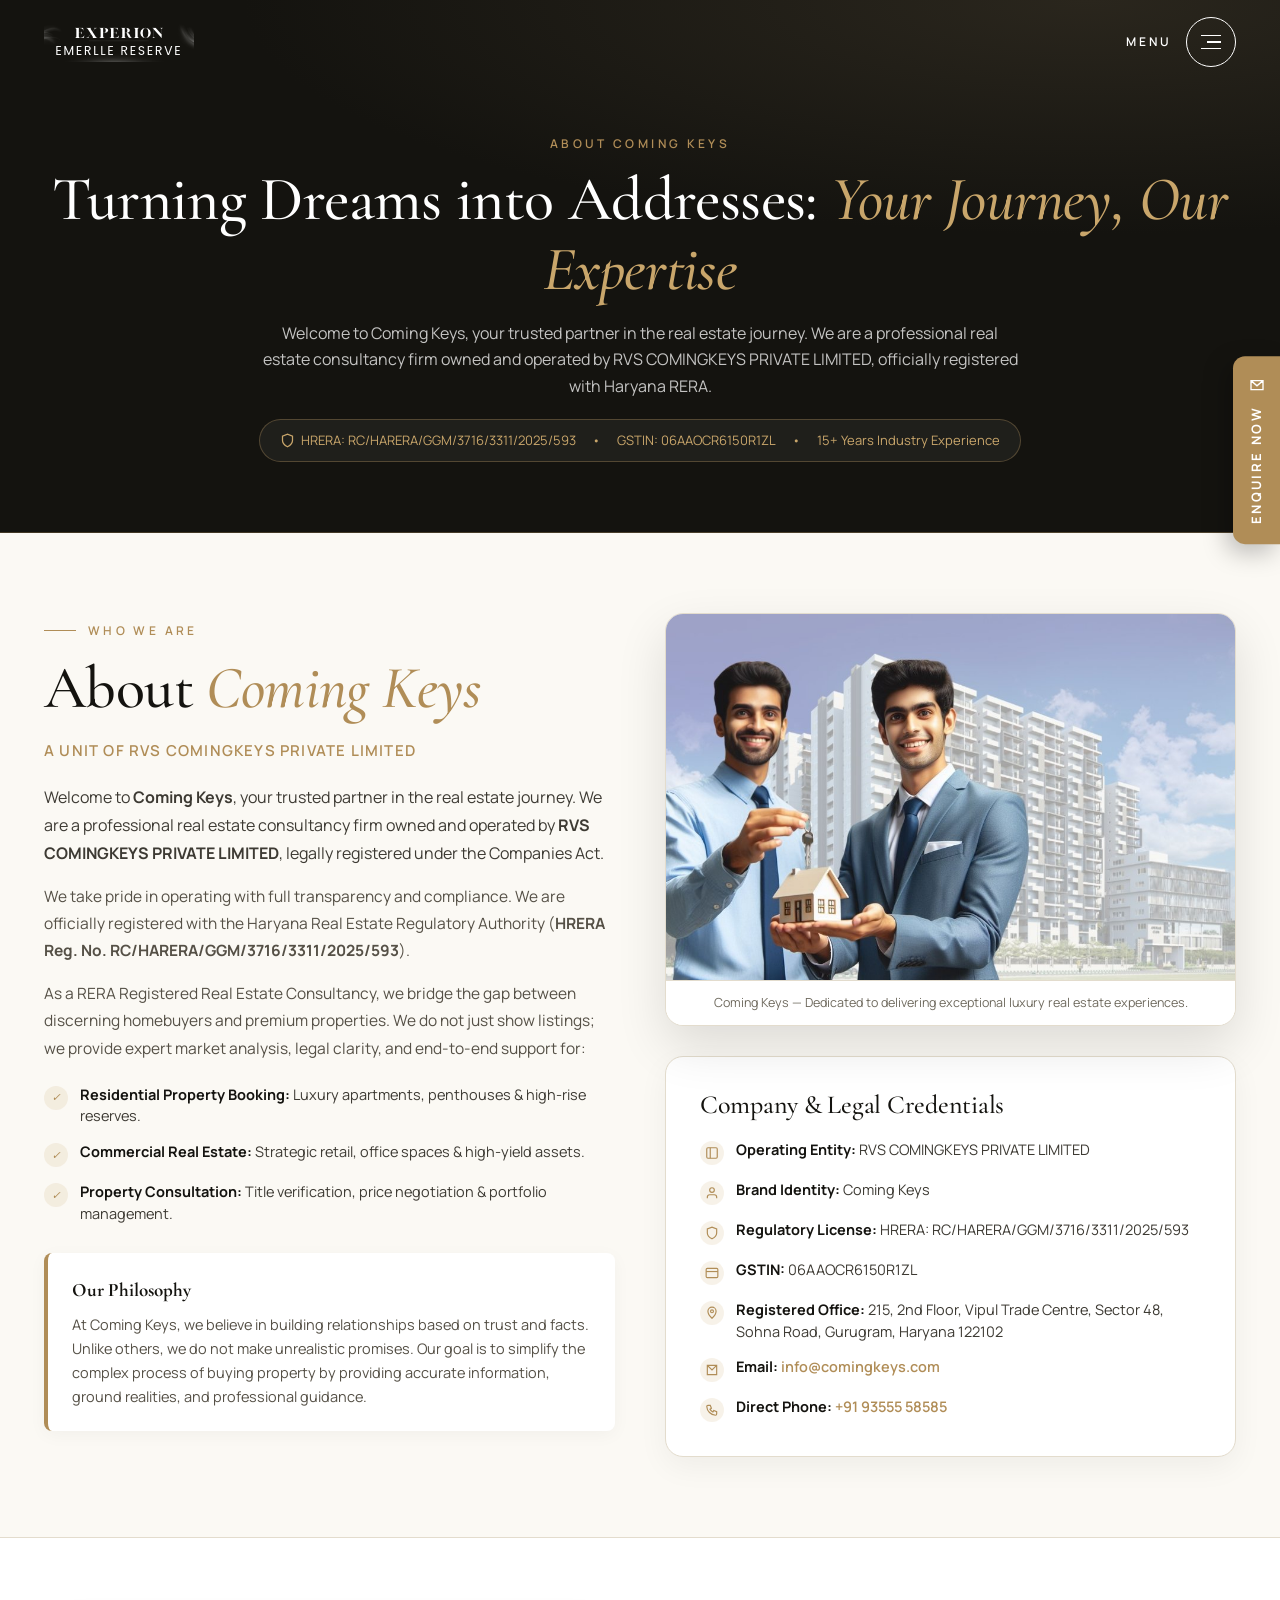
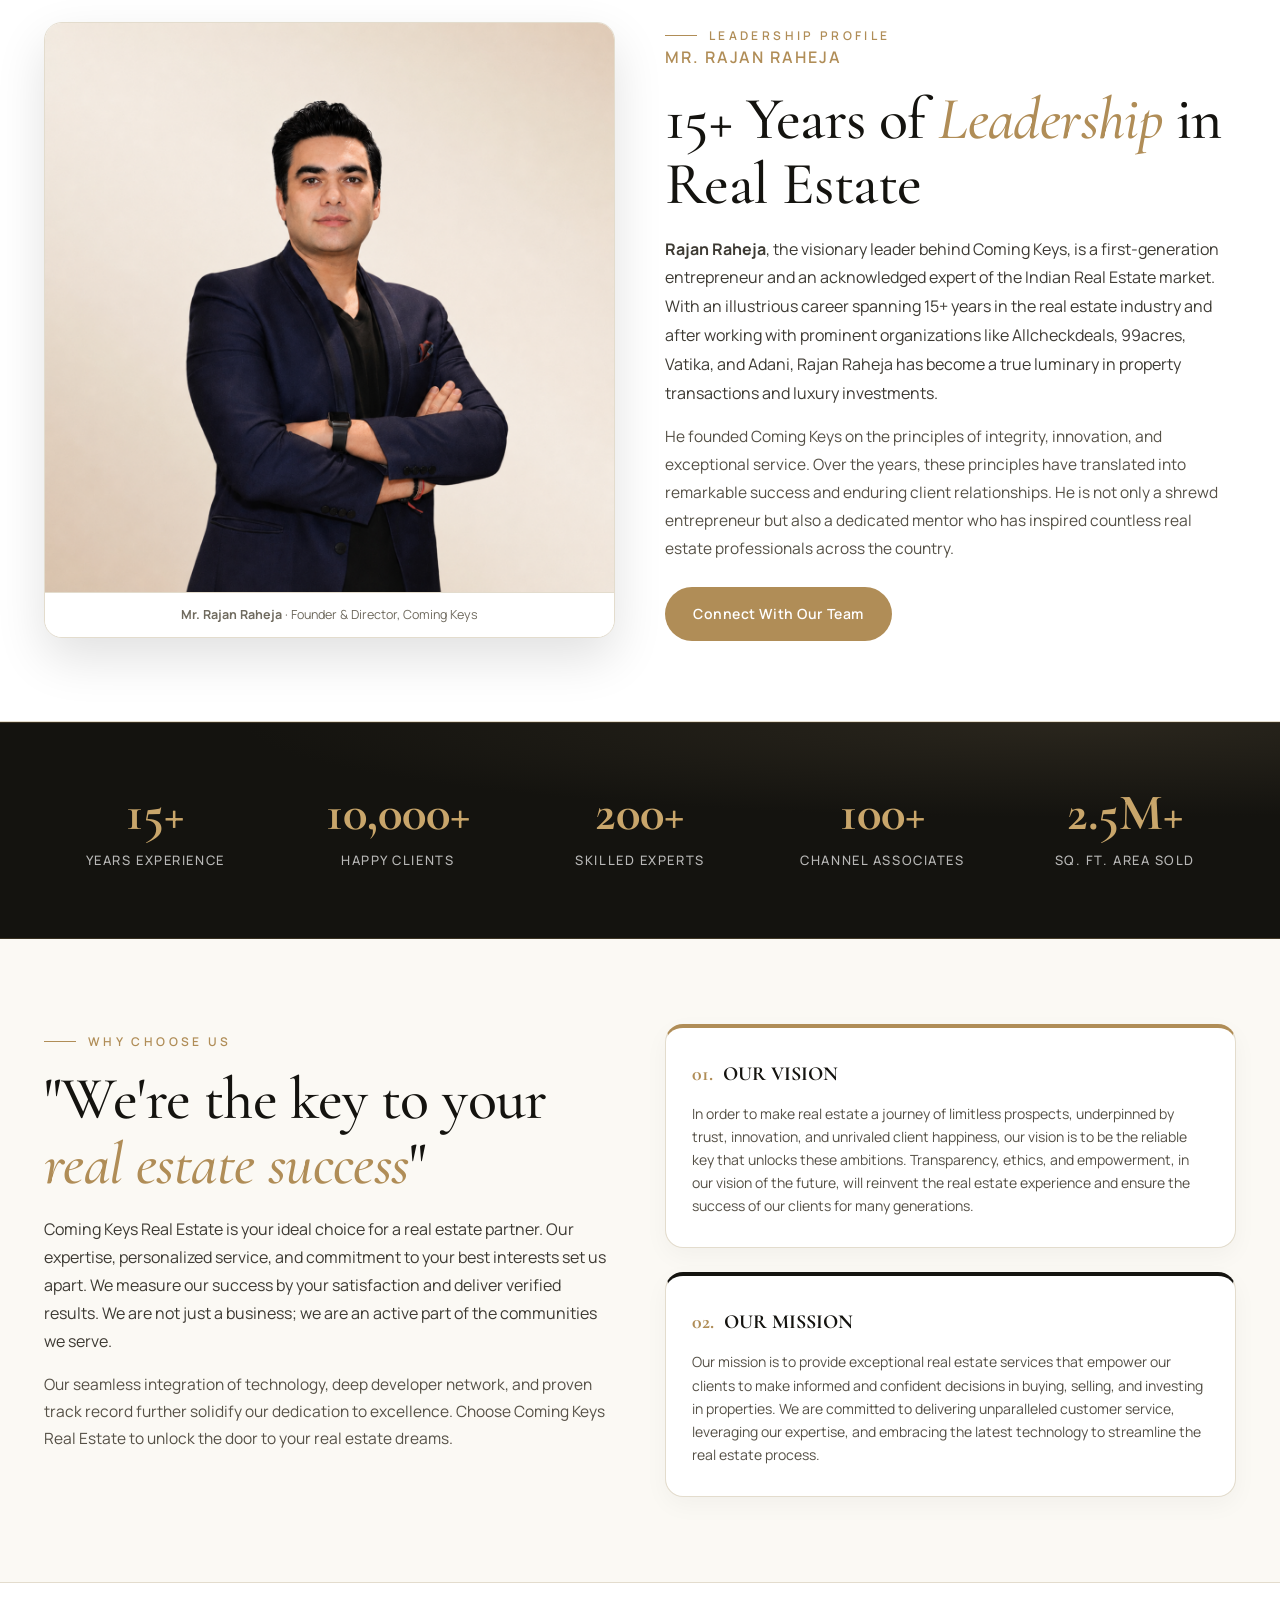
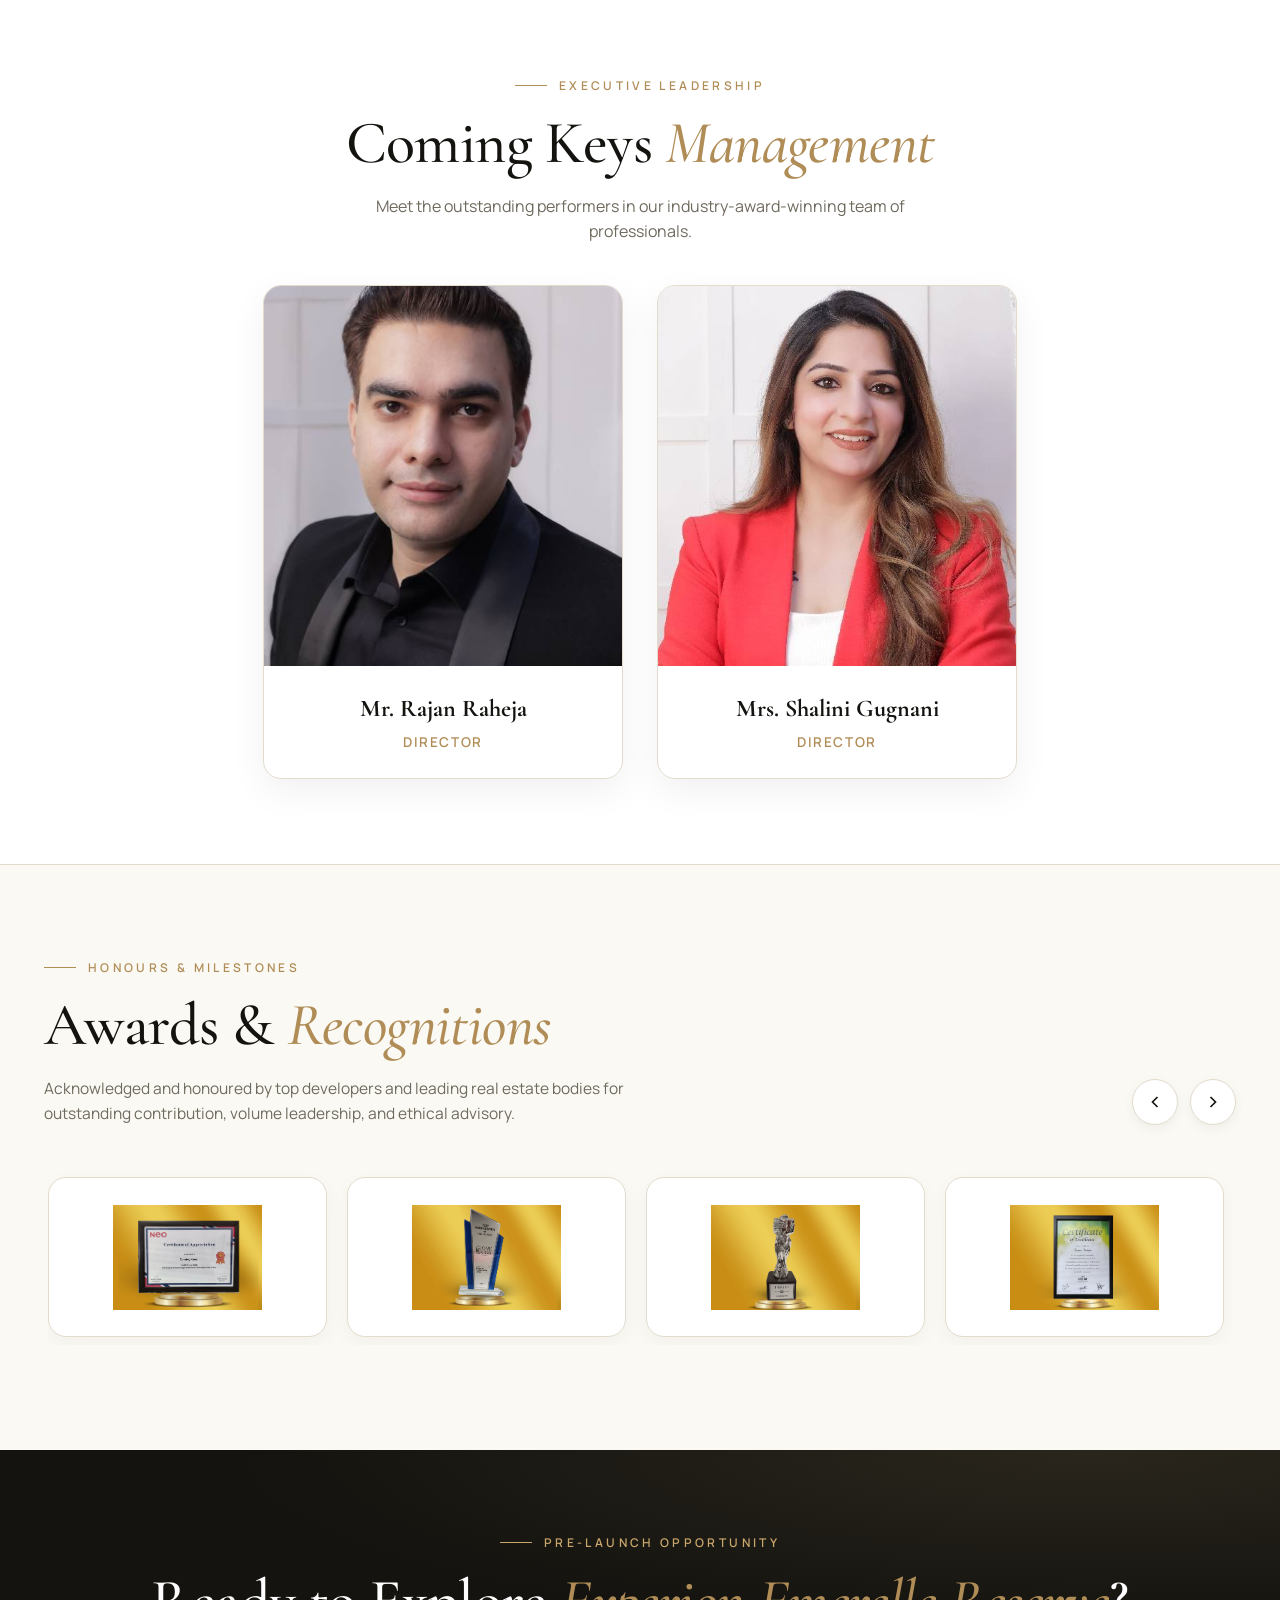
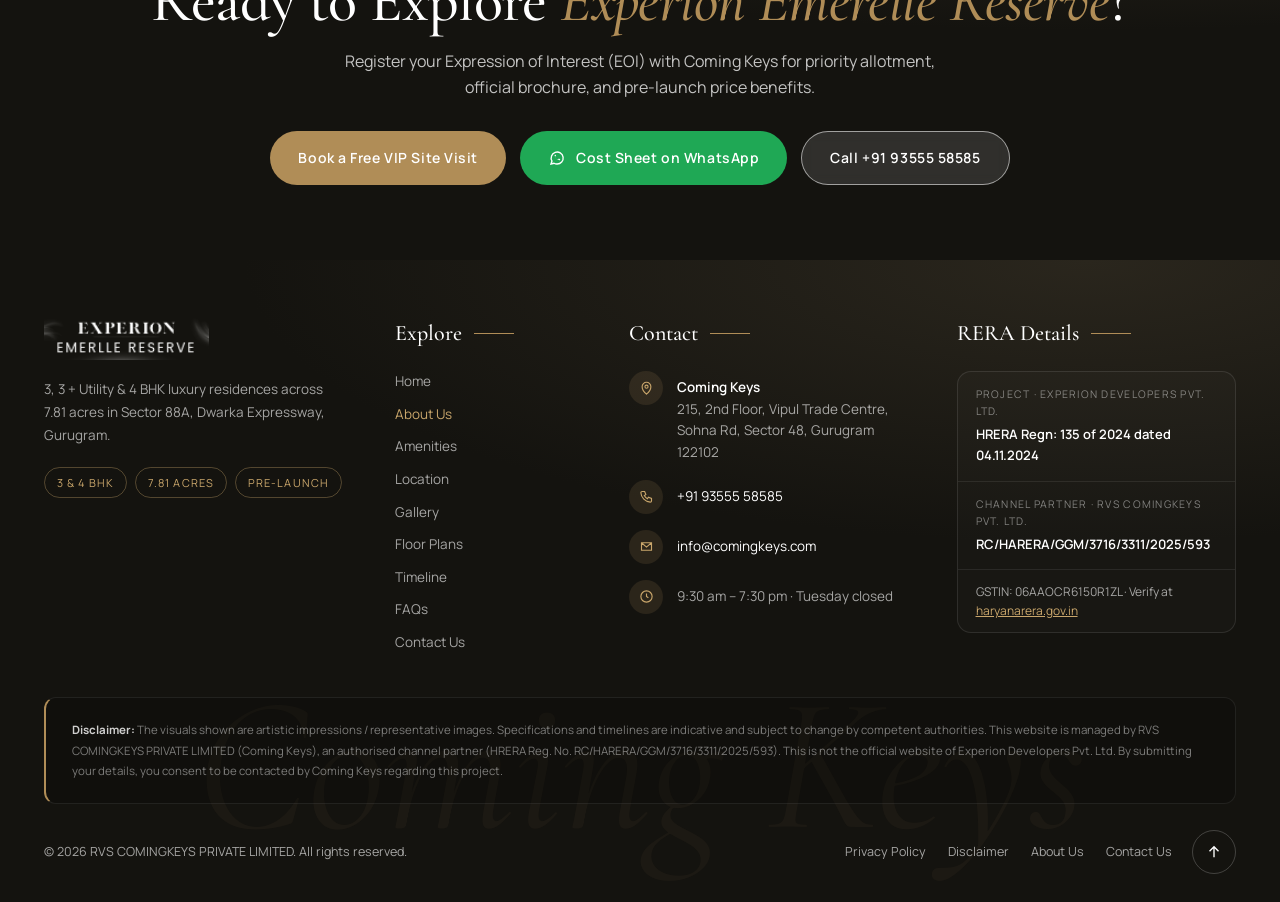
<file: about-us.html>
<!doctype html>
<html lang="en">

<head>
  <meta charset="utf-8">
  <meta name="viewport" content="width=device-width, initial-scale=1">
  <title>About Us | Coming Keys (RVS ComingKeys Pvt Ltd) – Experion Emerelle Reserve</title>
  <meta name="description"
    content="Learn about Coming Keys (RVS COMINGKEYS PRIVATE LIMITED), authorized HRERA registered real estate consultancy firm with 15+ years of leadership and 10,000+ satisfied clients.">
  <link rel="icon" href="assets/images/favicon/favicon.svg" type="image/svg+xml">
  <link rel="icon" href="assets/images/favicon/favicon-32.png" sizes="32x32" type="image/png">
  <link rel="icon" href="assets/images/favicon/favicon.ico" sizes="any">
  <link rel="apple-touch-icon" href="assets/images/favicon/apple-touch-icon.png">
  <meta name="theme-color" content="#14130f">
  <link rel="preconnect" href="https://fonts.googleapis.com">
  <link rel="preconnect" href="https://fonts.gstatic.com" crossorigin>
  <link
    href="https://fonts.googleapis.com/css2?family=Cormorant+Garamond:ital,wght@0,400;0,500;0,600;1,400&family=Manrope:wght@300;400;500;600;700&display=swap"
    rel="stylesheet">
  <link rel="stylesheet" href="assets/css/style.css">
</head>

<body class="inner-page">

  <!-- ============ NAV ============ -->
  <header class="nav scrolled" id="nav">
    <div class="wrap">
      <a href="index.html" class="logo" aria-label="Experion Emerelle Reserve">
        <img src="assets/images/experion-logo-white.png" alt="Experion Emerelle Reserve">
      </a>
      <div style="display:flex;align-items:center;gap:18px;">
        <button class="burger" id="burger" aria-label="Open menu" aria-controls="drawer" aria-expanded="false">
          <span class="burger-label">Menu</span>
          <span class="burger-lines"><i></i><i></i><i></i></span>
        </button>
      </div>
    </div>
  </header>

  <!-- ============ SLIDE-IN MENU ============ -->
  <div class="drawer-overlay" id="drawerOverlay"></div>
  <aside class="drawer" id="drawer" aria-hidden="true">
    <div class="drawer-head">
      <img src="assets/images/experion-logo-white.png" alt="Experion Emerelle Reserve">
      <button class="drawer-close" id="drawerClose" aria-label="Close menu"><svg viewBox="0 0 24 24" fill="none"
          stroke="currentColor" stroke-width="1.6">
          <path d="M6 6l12 12M18 6L6 18" />
        </svg></button>
    </div>
    <nav class="drawer-menu">
      <a href="index.html#top"><small>01</small>Home</a>
      <a href="about-us.html" style="color:var(--brass);"><small>02</small>About Us</a>
      <a href="index.html#about"><small>03</small>About Project</a>
      <a href="index.html#amenities"><small>04</small>Amenities</a>
      <a href="index.html#location"><small>05</small>Location</a>
      <a href="index.html#gallery"><small>06</small>Gallery</a>
      <a href="index.html#floorplans"><small>07</small>Floor Plans</a>
      <a href="index.html#construction"><small>08</small>Timeline</a>
      <a href="index.html#faqs"><small>09</small>FAQs</a>
      <a href="contact-us.html"><small>10</small>Contact Us</a>
    </nav>
    <div class="drawer-foot">
      <button class="btn btn-brass" data-open="enquire">Enquire Now</button>
      <a href="tel:+919355558585" class="drawer-phone">+91 93555 58585</a>
      <p>Sector 88A, Dwarka Expressway, Gurugram<br>Project HRERA: 135 of 2024 dated 04.11.2024<br>Channel Partner RERA:
        RC/HARERA/GGM/3716/3311/2025/593</p>
    </div>
  </aside>

  <!-- ============ HERO ============ -->
  <section class="page-hero">
    <div class="wrap">
      <span class="eyebrow">ABOUT COMING KEYS</span>
      <h1>Turning Dreams into Addresses: <em>Your Journey, Our Expertise</em></h1>
      <p class="lead">Welcome to Coming Keys, your trusted partner in the real estate journey. We are a professional
        real estate consultancy firm owned and operated by RVS COMINGKEYS PRIVATE LIMITED, officially registered with
        Haryana RERA.</p>
      <div class="page-hero-meta">
        <span><svg width="15" height="15" viewBox="0 0 24 24" fill="none" stroke="currentColor" stroke-width="2">
            <path d="M12 22s8-4 8-10V5l-8-3-8 3v7c0 6 8 10 8 10z" />
          </svg>HRERA: RC/HARERA/GGM/3716/3311/2025/593</span>
        <span>•</span>
        <span>GSTIN: 06AAOCR6150R1ZL</span>
        <span>•</span>
        <span>15+ Years Industry Experience</span>
      </div>
    </div>
  </section>

  <!-- ============ ABOUT OVERVIEW ============ -->
  <section style="padding: 80px 0; background: var(--paper);">
    <div class="wrap">
      <div class="content-grid-2 align-start">
        <div>
          <span class="eyebrow">WHO WE ARE</span>
          <h2>About <em>Coming Keys</em></h2>
          <p
            style="font-size: 15px; color: var(--brass); font-weight: 600; text-transform: uppercase; letter-spacing: .08em; margin-bottom: 20px;">
            A Unit of RVS COMINGKEYS PRIVATE LIMITED</p>

          <p style="font-size: 16px; color: #3d3a33; line-height: 1.75; margin-bottom: 16px;">
            Welcome to <strong>Coming Keys</strong>, your trusted partner in the real estate journey. We are a
            professional real estate consultancy firm owned and operated by <strong>RVS COMINGKEYS PRIVATE
              LIMITED</strong>, legally registered under the Companies Act.
          </p>
          <p style="font-size: 15.5px; color: #555046; line-height: 1.75; margin-bottom: 16px;">
            We take pride in operating with full transparency and compliance. We are officially registered with the
            Haryana Real Estate Regulatory Authority (<strong>HRERA Reg. No. RC/HARERA/GGM/3716/3311/2025/593</strong>).
          </p>
          <p style="font-size: 15.5px; color: #555046; line-height: 1.75; margin-bottom: 22px;">
            As a RERA Registered Real Estate Consultancy, we bridge the gap between discerning homebuyers and premium
            properties. We do not just show listings; we provide expert market analysis, legal clarity, and end-to-end
            support for:
          </p>

          <ul class="info-list" style="margin-bottom: 28px;">
            <li><i>✓</i><span><b>Residential Property Booking:</b> Luxury apartments, penthouses &amp; high-rise
                reserves.</span></li>
            <li><i>✓</i><span><b>Commercial Real Estate:</b> Strategic retail, office spaces &amp; high-yield
                assets.</span></li>
            <li><i>✓</i><span><b>Property Consultation:</b> Title verification, price negotiation &amp; portfolio
                management.</span></li>
          </ul>

          <div
            style="background:#fff; border-left: 4px solid var(--brass); padding: 22px 24px; border-radius: 8px; box-shadow: 0 4px 18px rgba(0,0,0,.04);">
            <h4 style="font-size: 19px; font-family: var(--serif); color: var(--ink); margin-bottom: 8px;">Our
              Philosophy</h4>
            <p style="font-size: 14.5px; color: #555046; line-height: 1.65; margin: 0;">
              At Coming Keys, we believe in building relationships based on trust and facts. Unlike others, we do not
              make unrealistic promises. Our goal is to simplify the complex process of buying property by providing
              accurate information, ground realities, and professional guidance.
            </p>
          </div>
        </div>

        <div>
          <div class="img-card" style="margin-bottom: 30px;">
            <img src="assets/images/about/about-us.jpg" alt="About Coming Keys Real Estate Consultancy">
            <div class="caption">Coming Keys — Dedicated to delivering exceptional luxury real estate experiences.</div>
          </div>

          <div class="info-card">
            <h3>Company &amp; Legal Credentials</h3>
            <ul class="info-list">
              <li><i><svg viewBox="0 0 24 24" fill="none" stroke="currentColor" stroke-width="2" width="14" height="14">
                    <rect x="3" y="3" width="18" height="18" rx="2" />
                    <path d="M9 3v18" />
                  </svg></i>
                <div><b>Operating Entity:</b> RVS COMINGKEYS PRIVATE LIMITED</div>
              </li>
              <li><i><svg viewBox="0 0 24 24" fill="none" stroke="currentColor" stroke-width="2" width="14" height="14">
                    <path d="M20 21v-2a4 4 0 00-4-4H8a4 4 0 00-4 4v2" />
                    <circle cx="12" cy="7" r="4" />
                  </svg></i>
                <div><b>Brand Identity:</b> Coming Keys</div>
              </li>
              <li><i><svg viewBox="0 0 24 24" fill="none" stroke="currentColor" stroke-width="2" width="14" height="14">
                    <path d="M12 22s8-4 8-10V5l-8-3-8 3v7c0 6 8 10 8 10z" />
                  </svg></i>
                <div><b>Regulatory License:</b> HRERA: RC/HARERA/GGM/3716/3311/2025/593</div>
              </li>
              <li><i><svg viewBox="0 0 24 24" fill="none" stroke="currentColor" stroke-width="2" width="14" height="14">
                    <rect x="2" y="4" width="20" height="16" rx="2" />
                    <path d="M7 15h0M2 9.5h20" />
                  </svg></i>
                <div><b>GSTIN:</b> 06AAOCR6150R1ZL</div>
              </li>
              <li><i><svg viewBox="0 0 24 24" fill="none" stroke="currentColor" stroke-width="2" width="14" height="14">
                    <path d="M12 21s7-6.2 7-12a7 7 0 10-14 0c0 5.8 7 12 7 12z" />
                    <circle cx="12" cy="9" r="2.5" />
                  </svg></i>
                <div><b>Registered Office:</b> 215, 2nd Floor, Vipul Trade Centre, Sector 48, Sohna Road, Gurugram,
                  Haryana 122102</div>
              </li>
              <li><i><svg viewBox="0 0 24 24" fill="none" stroke="currentColor" stroke-width="2" width="14" height="14">
                    <path d="M4 4h16v16H4zM4 4l8 8 8-8" />
                  </svg></i>
                <div><b>Email:</b> <a href="mailto:info@comingkeys.com"
                    style="color:var(--brass);font-weight:600;">info@comingkeys.com</a></div>
              </li>
              <li><i><svg viewBox="0 0 24 24" fill="none" stroke="currentColor" stroke-width="2" width="14" height="14">
                    <path d="M5 4h4l2 5-2.5 1.5a11 11 0 005 5L15 13l5 2v4a2 2 0 01-2 2A16 16 0 013 6a2 2 0 012-2" />
                  </svg></i>
                <div><b>Direct Phone:</b> <a href="tel:+919355558585" style="color:var(--brass);font-weight:600;">+91
                    93555 58585</a></div>
              </li>
            </ul>
          </div>
        </div>
      </div>
    </div>
  </section>

  <!-- ============ LEADER SPOTLIGHT ============ -->
  <section
    style="padding: 80px 0; background: #fff; border-top: 1px solid var(--line); border-bottom: 1px solid var(--line);">
    <div class="wrap">
      <div class="content-grid-2">
        <div>
          <div class="img-card">
            <img src="assets/images/about/Rajan-Raheja-Photo.png"
              alt="Mr. Rajan Raheja - Founder & Director, Coming Keys">
            <div class="caption"><b>Mr. Rajan Raheja</b> · Founder &amp; Director, Coming Keys</div>
          </div>
        </div>
        <div>
          <span class="eyebrow">LEADERSHIP PROFILE</span>
          <h4
            style="font-size: 16px; color: var(--brass); font-weight: 600; text-transform: uppercase; letter-spacing: .12em; margin-bottom: 6px;">
            Mr. Rajan Raheja</h4>
          <h2>15+ Years of <em>Leadership</em> in Real Estate</h2>
          <p style="font-size: 16px; color: #3d3a33; line-height: 1.8; margin-bottom: 16px;">
            <strong>Rajan Raheja</strong>, the visionary leader behind Coming Keys, is a first-generation entrepreneur
            and an acknowledged expert of the Indian Real Estate market. With an illustrious career spanning 15+ years
            in the real estate industry and after working with prominent organizations like Allcheckdeals, 99acres,
            Vatika, and Adani, Rajan Raheja has become a true luminary in property transactions and luxury investments.
          </p>
          <p style="font-size: 15.5px; color: #555046; line-height: 1.8; margin-bottom: 24px;">
            He founded Coming Keys on the principles of integrity, innovation, and exceptional service. Over the years,
            these principles have translated into remarkable success and enduring client relationships. He is not only a
            shrewd entrepreneur but also a dedicated mentor who has inspired countless real estate professionals across
            the country.
          </p>
          <div style="display:flex;gap:14px;flex-wrap:wrap;">
            <button class="btn btn-brass" data-open="enquire" data-title="Speak to Leadership">Connect With Our
              Team</button>
            <a class="btn btn-light" href="tel:+919355558585">Call +91 93555 58585</a>
          </div>
        </div>
      </div>
    </div>
  </section>

  <!-- ============ KEY STATS STRIP ============ -->
  <section class="stats-strip">
    <div class="wrap">
      <div class="stats-grid">
        <div class="stat-item">
          <b>15+</b>
          <span>Years Experience</span>
        </div>
        <div class="stat-item">
          <b>10,000+</b>
          <span>Happy Clients</span>
        </div>
        <div class="stat-item">
          <b>200+</b>
          <span>Skilled Experts</span>
        </div>
        <div class="stat-item">
          <b>100+</b>
          <span>Channel Associates</span>
        </div>
        <div class="stat-item">
          <b>2.5M+</b>
          <span>Sq. Ft. Area Sold</span>
        </div>
      </div>
    </div>
  </section>

  <!-- ============ WHY CHOOSE US & VISION/MISSION ============ -->
  <section style="padding: 85px 0; background: var(--paper);">
    <div class="wrap">
      <div class="content-grid-2 align-start">
        <div>
          <span class="eyebrow">WHY CHOOSE US</span>
          <h2>"We're the key to your <em>real estate success</em>"</h2>
          <p style="font-size: 16px; color: #3d3a33; line-height: 1.75; margin-bottom: 16px;">
            Coming Keys Real Estate is your ideal choice for a real estate partner. Our expertise, personalized service,
            and commitment to your best interests set us apart. We measure our success by your satisfaction and deliver
            verified results. We are not just a business; we are an active part of the communities we serve.
          </p>
          <p style="font-size: 15.5px; color: #555046; line-height: 1.75; margin-bottom: 24px;">
            Our seamless integration of technology, deep developer network, and proven track record further solidify our
            dedication to excellence. Choose Coming Keys Real Estate to unlock the door to your real estate dreams.
          </p>
        </div>

        <div>
          <div class="vm-card" style="margin-bottom: 24px;">
            <h4><span>01.</span> OUR VISION</h4>
            <p>
              In order to make real estate a journey of limitless prospects, underpinned by trust, innovation, and
              unrivaled client happiness, our vision is to be the reliable key that unlocks these ambitions.
              Transparency, ethics, and empowerment, in our vision of the future, will reinvent the real estate
              experience and ensure the success of our clients for many generations.
            </p>
          </div>

          <div class="vm-card" style="border-top-color: var(--ink);">
            <h4><span>02.</span> OUR MISSION</h4>
            <p>
              Our mission is to provide exceptional real estate services that empower our clients to make informed and
              confident decisions in buying, selling, and investing in properties. We are committed to delivering
              unparalleled customer service, leveraging our expertise, and embracing the latest technology to streamline
              the real estate process.
            </p>
          </div>

        </div>
      </div>
    </div>
  </section>

  <!-- ============ MANAGEMENT TEAM ============ -->
  <section style="padding: 85px 0; background: #fff; border-top: 1px solid var(--line);">
    <div class="wrap text-center" style="text-align: center;">
      <span class="eyebrow" style="justify-content: center;">EXECUTIVE LEADERSHIP</span>
      <h2>Coming Keys <em>Management</em></h2>
      <p style="font-size: 16px; color: var(--muted); max-width: 600px; margin: 0 auto;">
        Meet the outstanding performers in our industry-award-winning team of professionals.
      </p>

      <div class="team-grid">
        <div class="team-card">
          <img src="assets/images/about/01.jpg" alt="Mr. Rajan Raheja - Director">
          <div class="team-info">
            <h4>Mr. Rajan Raheja</h4>
            <p>Director</p>
          </div>
        </div>

        <div class="team-card">
          <img src="assets/images/about/02.jpg" alt="Mrs. Shalini Gugnani - Director">
          <div class="team-info">
            <h4>Mrs. Shalini Gugnani</h4>
            <p>Director</p>
          </div>
        </div>
      </div>
    </div>
  </section>

  <!-- ============ AWARDS & RECOGNITIONS ============ -->
  <section class="awards-section" style="padding: 85px 0; border-top: 1px solid var(--line);">
    <div class="wrap">
      <div class="awards-header">
        <div>
          <span class="eyebrow">HONOURS &amp; MILESTONES</span>
          <h2>Awards &amp; <em>Recognitions</em></h2>
          <p class="lead">
            Acknowledged and honoured by top developers and leading real estate bodies for outstanding contribution,
            volume leadership, and ethical advisory.
          </p>
        </div>
        <div class="awards-nav">
          <button class="awards-btn awards-prev" aria-label="Previous awards" title="Previous awards">
            <svg viewBox="0 0 24 24" fill="none" stroke="currentColor" stroke-width="2">
              <path d="M15 18l-6-6 6-6" />
            </svg>
          </button>
          <button class="awards-btn awards-next" aria-label="Next awards" title="Next awards">
            <svg viewBox="0 0 24 24" fill="none" stroke="currentColor" stroke-width="2">
              <path d="M9 18l6-6-6-6" />
            </svg>
          </button>
        </div>
      </div>

      <div class="awards-slider-viewport">
        <div class="awards-slider-track">
          <div class="award-slide">
            <div class="award-box"><img src="assets/images/awards/1738304830.png" alt="Real Estate Award"
                loading="lazy"></div>
          </div>
          <div class="award-slide">
            <div class="award-box"><img src="assets/images/awards/1738304883.png" alt="Real Estate Award"
                loading="lazy"></div>
          </div>
          <div class="award-slide">
            <div class="award-box"><img src="assets/images/awards/1738304927.png" alt="Real Estate Award"
                loading="lazy"></div>
          </div>
          <div class="award-slide">
            <div class="award-box"><img src="assets/images/awards/1738304945.png" alt="Real Estate Award"
                loading="lazy"></div>
          </div>
          <div class="award-slide">
            <div class="award-box"><img src="assets/images/awards/1738304955.png" alt="Real Estate Award"
                loading="lazy"></div>
          </div>
          <div class="award-slide">
            <div class="award-box"><img src="assets/images/awards/1738304962.png" alt="Real Estate Award"
                loading="lazy"></div>
          </div>
          <div class="award-slide">
            <div class="award-box"><img src="assets/images/awards/1738305003.png" alt="Real Estate Award"
                loading="lazy"></div>
          </div>
          <div class="award-slide">
            <div class="award-box"><img src="assets/images/awards/1738305011.png" alt="Real Estate Award"
                loading="lazy"></div>
          </div>
          <div class="award-slide">
            <div class="award-box"><img src="assets/images/awards/1738305020.png" alt="Real Estate Award"
                loading="lazy"></div>
          </div>
          <div class="award-slide">
            <div class="award-box"><img src="assets/images/awards/1738305038.png" alt="Real Estate Award"
                loading="lazy"></div>
          </div>
          <div class="award-slide">
            <div class="award-box"><img src="assets/images/awards/1738305048.png" alt="Real Estate Award"
                loading="lazy"></div>
          </div>
          <div class="award-slide">
            <div class="award-box"><img src="assets/images/awards/1738305067.png" alt="Real Estate Award"
                loading="lazy"></div>
          </div>
          <div class="award-slide">
            <div class="award-box"><img src="assets/images/awards/1738305084.png" alt="Real Estate Award"
                loading="lazy"></div>
          </div>
          <div class="award-slide">
            <div class="award-box"><img src="assets/images/awards/1738305104.png" alt="Real Estate Award"
                loading="lazy"></div>
          </div>
          <div class="award-slide">
            <div class="award-box"><img src="assets/images/awards/1738305112.png" alt="Real Estate Award"
                loading="lazy"></div>
          </div>
          <div class="award-slide">
            <div class="award-box"><img src="assets/images/awards/1738305120.png" alt="Real Estate Award"
                loading="lazy"></div>
          </div>
          <div class="award-slide">
            <div class="award-box"><img src="assets/images/awards/1738305135.png" alt="Real Estate Award"
                loading="lazy"></div>
          </div>
          <div class="award-slide">
            <div class="award-box"><img src="assets/images/awards/1760073173.jpg" alt="Real Estate Award"
                loading="lazy"></div>
          </div>
          <div class="award-slide">
            <div class="award-box"><img src="assets/images/awards/1760073181.jpg" alt="Real Estate Award"
                loading="lazy"></div>
          </div>
          <div class="award-slide">
            <div class="award-box"><img src="assets/images/awards/1760073189.jpg" alt="Real Estate Award"
                loading="lazy"></div>
          </div>
          <div class="award-slide">
            <div class="award-box"><img src="assets/images/awards/1761731371.jpg" alt="Real Estate Award"
                loading="lazy"></div>
          </div>
          <div class="award-slide">
            <div class="award-box"><img src="assets/images/awards/1765612059.png" alt="Real Estate Award"
                loading="lazy"></div>
          </div>
          <div class="award-slide">
            <div class="award-box"><img src="assets/images/awards/1765612068.png" alt="Real Estate Award"
                loading="lazy"></div>
          </div>
          <div class="award-slide">
            <div class="award-box"><img src="assets/images/awards/1765612075.png" alt="Real Estate Award"
                loading="lazy"></div>
          </div>
          <div class="award-slide">
            <div class="award-box"><img src="assets/images/awards/1765612084.png" alt="Real Estate Award"
                loading="lazy"></div>
          </div>
          <div class="award-slide">
            <div class="award-box"><img src="assets/images/awards/1765612094.png" alt="Real Estate Award"
                loading="lazy"></div>
          </div>
          <div class="award-slide">
            <div class="award-box"><img src="assets/images/awards/1765612109.png" alt="Real Estate Award"
                loading="lazy"></div>
          </div>
          <div class="award-slide">
            <div class="award-box"><img src="assets/images/awards/1765612119.png" alt="Real Estate Award"
                loading="lazy"></div>
          </div>
          <div class="award-slide">
            <div class="award-box"><img src="assets/images/awards/1765612131.png" alt="Real Estate Award"
                loading="lazy"></div>
          </div>
          <div class="award-slide">
            <div class="award-box"><img src="assets/images/awards/1765612140.png" alt="Real Estate Award"
                loading="lazy"></div>
          </div>
          <div class="award-slide">
            <div class="award-box"><img src="assets/images/awards/1765612148.png" alt="Real Estate Award"
                loading="lazy"></div>
          </div>
          <div class="award-slide">
            <div class="award-box"><img src="assets/images/awards/1765612174.png" alt="Real Estate Award"
                loading="lazy"></div>
          </div>
          <div class="award-slide">
            <div class="award-box"><img src="assets/images/awards/1765612184.png" alt="Real Estate Award"
                loading="lazy"></div>
          </div>
          <div class="award-slide">
            <div class="award-box"><img src="assets/images/awards/1765612210.png" alt="Real Estate Award"
                loading="lazy"></div>
          </div>
          <div class="award-slide">
            <div class="award-box"><img src="assets/images/awards/1765612222.png" alt="Real Estate Award"
                loading="lazy"></div>
          </div>
          <div class="award-slide">
            <div class="award-box"><img src="assets/images/awards/1765612237.png" alt="Real Estate Award"
                loading="lazy"></div>
          </div>
          <div class="award-slide">
            <div class="award-box"><img src="assets/images/awards/1765612250.png" alt="Real Estate Award"
                loading="lazy"></div>
          </div>
          <div class="award-slide">
            <div class="award-box"><img src="assets/images/awards/1765612269.png" alt="Real Estate Award"
                loading="lazy"></div>
          </div>
          <div class="award-slide">
            <div class="award-box"><img src="assets/images/awards/1765612278.png" alt="Real Estate Award"
                loading="lazy"></div>
          </div>
          <div class="award-slide">
            <div class="award-box"><img src="assets/images/awards/1765612288.png" alt="Real Estate Award"
                loading="lazy"></div>
          </div>
          <div class="award-slide">
            <div class="award-box"><img src="assets/images/awards/1765612301.png" alt="Real Estate Award"
                loading="lazy"></div>
          </div>
          <div class="award-slide">
            <div class="award-box"><img src="assets/images/awards/1765612313.png" alt="Real Estate Award"
                loading="lazy"></div>
          </div>
          <div class="award-slide">
            <div class="award-box"><img src="assets/images/awards/1765612328.png" alt="Real Estate Award"
                loading="lazy"></div>
          </div>
        </div>
      </div>
    </div>
  </section>

  <!-- ============ BOTTOM CTA ============ -->
  <section
    style="background: radial-gradient(120% 80% at 85% 0%, #2a261d 0%, var(--ink) 55%); color: #fff; padding: 75px 0;">
    <div class="wrap text-center" style="text-align: center;">
      <span class="eyebrow" style="justify-content: center; color: var(--brass-2);">PRE-LAUNCH OPPORTUNITY</span>
      <h2 style="color: #fff; margin-bottom: 16px;">Ready to Explore <em>Experion Emerelle Reserve</em>?</h2>
      <p style="font-size: 16px; color: rgba(255,255,255,.75); max-width: 620px; margin: 0 auto 30px;">
        Register your Expression of Interest (EOI) with Coming Keys for priority allotment, official brochure, and
        pre-launch price benefits.
      </p>
      <div style="display:flex;gap:14px;justify-content:center;flex-wrap:wrap;">
        <button class="btn btn-brass" data-open="enquire" data-title="Book a Free VIP Site Visit">Book a Free VIP Site
          Visit</button>
        <a class="btn btn-wa"
          href="https://wa.me/919355558585?text=Hi%2C%20I%27m%20interested%20in%20Experion%20Emerelle%20Reserve%2C%20Sector%2088A.%20Please%20share%20the%20cost%20sheet."
          target="_blank" rel="noopener"><svg viewBox="0 0 24 24" fill="none" stroke="currentColor" stroke-width="1.8"
            width="16" height="16">
            <path d="M4 20l1.3-4A8 8 0 1112 20a8 8 0 01-4-1z" />
            <path d="M9 9.5c.3 2 2 3.8 4.5 4.5l1-1.2 1.8.8-.3 1.4c-3.6.2-7.2-3.2-7.2-6.9l1.4-.3.8 1.8z"
              fill="currentColor" stroke="none" />
          </svg>Cost Sheet on WhatsApp</a>
        <a class="btn btn-light" href="tel:+919355558585">Call +91 93555 58585</a>
      </div>
    </div>
  </section>

  <!-- ============ FOOTER ============ -->
  <footer>
    <div class="foot-mark" aria-hidden="true">Coming Keys</div>
    <div class="wrap">
      <div class="foot-grid">
        <div class="foot-brand">
          <img src="assets/images/experion-logo-white.png" alt="Experion Emerelle Reserve">
          <p>3, 3 + Utility &amp; 4 BHK luxury residences across 7.81 acres in Sector 88A, Dwarka Expressway, Gurugram.
          </p>
          <div class="foot-chips"><span>3 &amp; 4 BHK</span><span>7.81 Acres</span><span>Pre-Launch</span></div>
        </div>

        <div>
          <h4>Explore</h4>
          <nav class="foot-links">
            <a href="index.html#top">Home</a>
            <a href="about-us.html" style="color:var(--brass-2)">About Us</a>
            <a href="index.html#amenities">Amenities</a>
            <a href="index.html#location">Location</a>
            <a href="index.html#gallery">Gallery</a>
            <a href="index.html#floorplans">Floor Plans</a>
            <a href="index.html#construction">Timeline</a>
            <a href="index.html#faqs">FAQs</a>
            <a href="contact-us.html">Contact Us</a>
          </nav>
        </div>

        <div>
          <h4>Contact</h4>
          <ul class="foot-contact">
            <li><i><svg viewBox="0 0 24 24" fill="none" stroke="currentColor" stroke-width="1.8">
                  <path d="M12 21s7-6.2 7-12a7 7 0 10-14 0c0 5.8 7 12 7 12z" />
                  <circle cx="12" cy="9" r="2.5" />
                </svg></i><span><b>Coming Keys</b><br>215, 2nd Floor, Vipul Trade Centre, Sohna Rd, Sector 48, Gurugram
                122102</span></li>
            <li><i><svg viewBox="0 0 24 24" fill="none" stroke="currentColor" stroke-width="1.8">
                  <path d="M5 4h4l2 5-2.5 1.5a11 11 0 005 5L15 13l5 2v4a2 2 0 01-2 2A16 16 0 013 6a2 2 0 012-2" />
                </svg></i><a href="tel:+919355558585">+91 93555 58585</a></li>
            <li><i><svg viewBox="0 0 24 24" fill="none" stroke="currentColor" stroke-width="1.8">
                  <path d="M4 6h16v12H4zM4 6l8 7 8-7" />
                </svg></i><a href="mailto:info@comingkeys.com">info@comingkeys.com</a></li>
            <li><i><svg viewBox="0 0 24 24" fill="none" stroke="currentColor" stroke-width="1.8">
                  <circle cx="12" cy="12" r="9" />
                  <path d="M12 7v5l3 2" />
                </svg></i><span>9:30 am – 7:30 pm · Tuesday closed</span></li>
          </ul>
        </div>

        <div>
          <h4>RERA Details</h4>
          <div class="foot-rera">
            <div><small>Project · Experion Developers Pvt. Ltd.</small><b>HRERA Regn: 135 of 2024 dated 04.11.2024</b>
            </div>
            <div><small>Channel Partner · RVS COMINGKEYS PVT. LTD.</small><b>RC/HARERA/GGM/3716/3311/2025/593</b></div>
            <p>GSTIN: 06AAOCR6150R1ZL · Verify at <a href="https://haryanarera.gov.in" target="_blank"
                rel="noopener">haryanarera.gov.in</a></p>
          </div>
        </div>
      </div>

      <p class="disclaimer"><b>Disclaimer:</b> The visuals shown are artistic impressions / representative images.
        Specifications and timelines are indicative and subject to change by competent authorities. This website is
        managed by RVS COMINGKEYS PRIVATE LIMITED (Coming Keys), an authorised channel partner (HRERA Reg. No.
        RC/HARERA/GGM/3716/3311/2025/593). This is not the official website of Experion Developers Pvt. Ltd. By
        submitting your details, you consent to be contacted by Coming Keys regarding this project.</p>
      <div class="foot-bottom">
        <span>© 2026 RVS COMINGKEYS PRIVATE LIMITED. All rights reserved.</span>
        <span class="foot-legal"><a href="privacy-policy.html">Privacy Policy</a><a
            href="privacy-policy.html#disclaimer">Disclaimer</a><a href="about-us.html">About Us</a><a
            href="contact-us.html">Contact Us</a></span>
        <a href="#top" class="to-top" aria-label="Back to top"><svg viewBox="0 0 24 24" fill="none"
            stroke="currentColor" stroke-width="1.8">
            <path d="M12 19V5M6 11l6-6 6 6" />
          </svg></a>
      </div>
    </div>
  </footer>

  <!-- ============ STICKY SIDE ENQUIRE TAB ============ -->
  <button class="side-enquire" data-open="enquire" data-title="Enquire Now" aria-label="Enquire now">
    <svg viewBox="0 0 24 24" fill="none" stroke="currentColor" stroke-width="1.8">
      <path d="M4 6h16v12H4zM4 6l8 7 8-7" />
    </svg>
    <span>Enquire Now</span>
  </button>

  <!-- ============ MOBILE CTA BAR ============ -->
  <div class="mbar">
    <a href="tel:+919355558585"><svg viewBox="0 0 24 24" fill="none" stroke="currentColor" stroke-width="1.8">
        <path d="M5 4h4l2 5-2.5 1.5a11 11 0 005 5L15 13l5 2v4a2 2 0 01-2 2A16 16 0 013 6a2 2 0 012-2" />
      </svg>Call</a>
    <a href="https://wa.me/919355558585?text=Hi%2C%20I%27m%20interested%20in%20Experion%20Emerelle%20Reserve%2C%20Sector%2088A.%20Please%20share%20details."
      target="_blank" rel="noopener"><svg viewBox="0 0 24 24" fill="none" stroke="currentColor" stroke-width="1.8">
        <path d="M4 20l1.3-4A8 8 0 1112 20a8 8 0 01-4-1z" />
      </svg>WhatsApp</a>
    <button class="hot" data-open="enquire"><svg viewBox="0 0 24 24" fill="none" stroke="currentColor"
        stroke-width="1.8">
        <path d="M4 6h16v12H4zM4 6l8 7 8-7" />
      </svg>Enquire</button>
  </div>

  <!-- ============ ENQUIRY MODAL ============ -->
  <div class="modal" id="enquire" aria-modal="true" role="dialog">
    <form class="card-form js-form" action="mail1.php" method="POST" novalidate>
      <button type="button" class="x" data-close aria-label="Close">×</button>
      <div style="position:absolute;left:-9999px;top:-9999px;opacity:0;pointer-events:none;" aria-hidden="true">
        <input type="text" name="hp_field" tabindex="-1" autocomplete="off">
      </div>
      <div class="form-body">
        <h3 id="modalTitle">Enquire Now</h3>
        <p>Experion Emerelle Reserve · Sector 88A, Gurugram</p>
        <div class="field"><input name="name" placeholder="Full name" required></div>
        <div class="field phone"><span>+91</span><input name="phone" type="tel" inputmode="numeric" maxlength="10"
            pattern="[6-9][0-9]{9}" placeholder="Mobile number" required></div>
        <input type="hidden" name="source" value="About Us Page">
        <label class="consent"><input type="checkbox" name="dpdp_consent" value="yes" checked required> I authorise
          Coming Keys (RVS COMINGKEYS PRIVATE LIMITED) and its representatives to contact me via call, SMS, email or
          WhatsApp. This overrides DND/NDNC.</label>
        <button class="btn btn-brass" type="submit">Submit</button>
      </div>
      <div class="form-ok"><svg viewBox="0 0 24 24" fill="none" stroke="currentColor" stroke-width="1.5">
          <circle cx="12" cy="12" r="10" />
          <path d="M7.5 12.5l3 3 6-6" />
        </svg>
        <h3>Thank you</h3>
        <p>Our relationship manager will call you shortly.</p>
      </div>
    </form>
  </div>

  <script src="assets/js/main.js?v=2" defer></script>
  <script>
    // Self-contained Awards Slider initializer
    document.addEventListener('DOMContentLoaded', function () {
      const track = document.querySelector('.awards-slider-track');
      const prev = document.querySelector('.awards-prev');
      const next = document.querySelector('.awards-next');
      if (!track || !prev || !next || track.dataset.init) return;
      track.dataset.init = '1';

      const slides = Array.from(track.querySelectorAll('.award-slide'));
      if (!slides.length) return;

      let currentIndex = 0;

      function getVisibleCount() {
        const w = track.clientWidth;
        if (w <= 480) return 1;
        if (w <= 768) return 2;
        if (w <= 1024) return 3;
        return 4;
      }

      function scrollToSlide(idx) {
        const total = slides.length;
        const visible = getVisibleCount();
        if (idx >= total) {
          currentIndex = 0;
        } else if (idx < 0) {
          currentIndex = Math.max(0, total - visible);
        } else {
          currentIndex = idx;
        }
        const target = slides[currentIndex];
        if (target) {
          track.scrollTo({
            left: target.offsetLeft - track.offsetLeft,
            behavior: 'smooth'
          });
        }
      }

      let scrollTimeout;
      track.addEventListener('scroll', function () {
        clearTimeout(scrollTimeout);
        scrollTimeout = setTimeout(function () {
          const currentScroll = track.scrollLeft;
          let closestIdx = 0;
          let minDiff = Infinity;
          slides.forEach(function (s, i) {
            const diff = Math.abs((s.offsetLeft - track.offsetLeft) - currentScroll);
            if (diff < minDiff) {
              minDiff = diff;
              closestIdx = i;
            }
          });
          currentIndex = closestIdx;
        }, 120);
      }, { passive: true });

      next.addEventListener('click', function (e) {
        e.preventDefault();
        scrollToSlide(currentIndex + getVisibleCount());
        resetAutoplay();
      });

      prev.addEventListener('click', function (e) {
        e.preventDefault();
        scrollToSlide(currentIndex - getVisibleCount());
        resetAutoplay();
      });

      let autoTimer = setInterval(function () {
        scrollToSlide(currentIndex + getVisibleCount());
      }, 3200);

      function resetAutoplay() {
        clearInterval(autoTimer);
        autoTimer = setInterval(function () {
          scrollToSlide(currentIndex + getVisibleCount());
        }, 3200);
      }

      track.addEventListener('mouseenter', function () { clearInterval(autoTimer); });
      track.addEventListener('mouseleave', resetAutoplay);
      track.addEventListener('touchstart', function () { clearInterval(autoTimer); }, { passive: true });
      track.addEventListener('touchend', resetAutoplay, { passive: true });
    });
  </script>
</body>

</html>
</file>
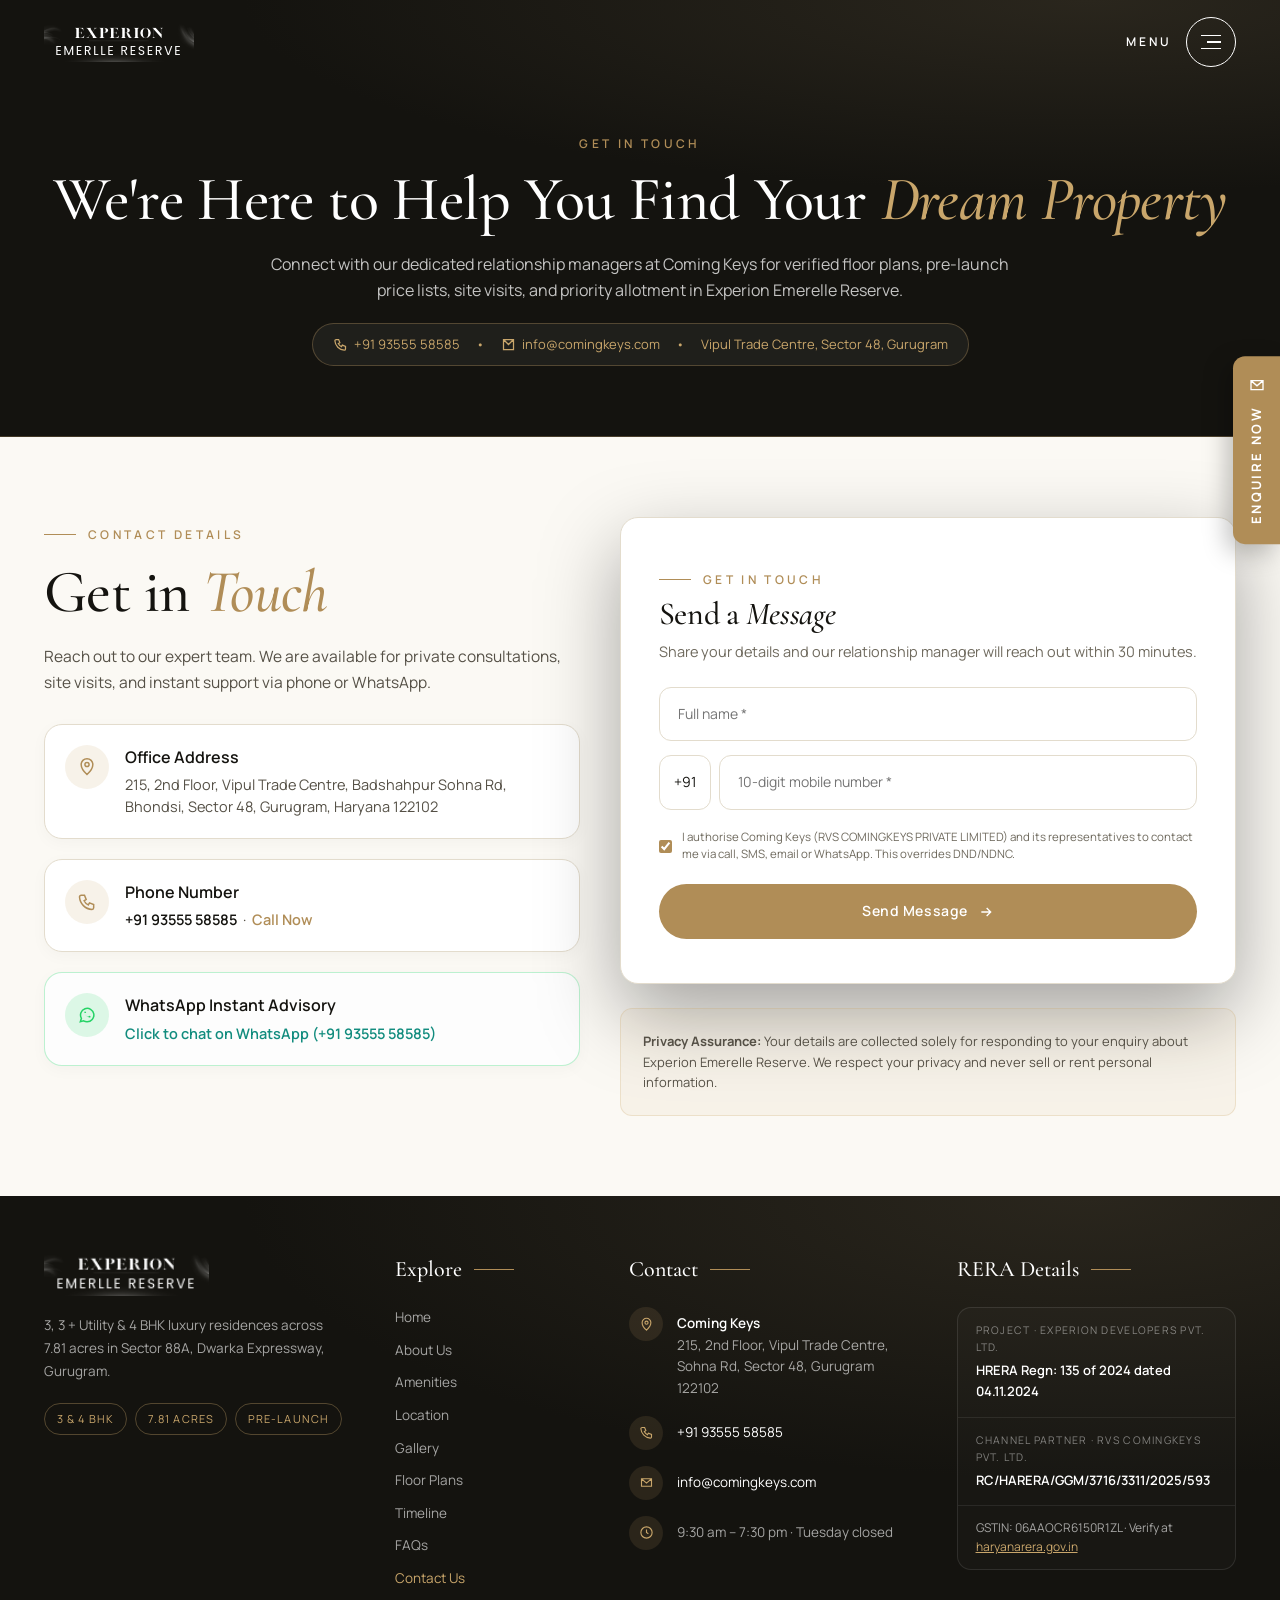
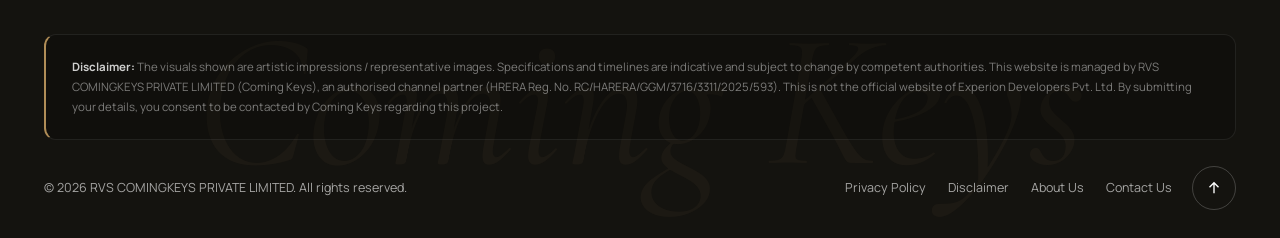
<file: contact-us.html>
<!doctype html>
<html lang="en">

<head>
  <meta charset="utf-8">
  <meta name="viewport" content="width=device-width, initial-scale=1">
  <title>Contact Us | Coming Keys (RVS ComingKeys Pvt Ltd) – Experion Emerelle Reserve</title>
  <meta name="description"
    content="Contact Coming Keys (RVS COMINGKEYS PRIVATE LIMITED), authorized HRERA channel partner for Experion Emerelle Reserve. Visit our office at Vipul Trade Centre, Sector 48 Gurugram, or call +91 93555 58585.">
  <link rel="icon" href="assets/images/favicon/favicon.svg" type="image/svg+xml">
  <link rel="icon" href="assets/images/favicon/favicon-32.png" sizes="32x32" type="image/png">
  <link rel="icon" href="assets/images/favicon/favicon.ico" sizes="any">
  <link rel="apple-touch-icon" href="assets/images/favicon/apple-touch-icon.png">
  <meta name="theme-color" content="#14130f">
  <link rel="preconnect" href="https://fonts.googleapis.com">
  <link rel="preconnect" href="https://fonts.gstatic.com" crossorigin>
  <link
    href="https://fonts.googleapis.com/css2?family=Cormorant+Garamond:ital,wght@0,400;0,500;0,600;1,400&family=Manrope:wght@300;400;500;600;700&display=swap"
    rel="stylesheet">
  <link rel="stylesheet" href="assets/css/style.css">
</head>

<body class="inner-page">

  <!-- ============ NAV ============ -->
  <header class="nav scrolled" id="nav">
    <div class="wrap">
      <a href="index.html" class="logo" aria-label="Experion Emerelle Reserve">
        <img src="assets/images/experion-logo-white.png" alt="Experion Emerelle Reserve">
      </a>
      <div style="display:flex;align-items:center;gap:18px;">

        <button class="burger" id="burger" aria-label="Open menu" aria-controls="drawer" aria-expanded="false">
          <span class="burger-label">Menu</span>
          <span class="burger-lines"><i></i><i></i><i></i></span>
        </button>
      </div>
    </div>
  </header>

  <!-- ============ SLIDE-IN MENU ============ -->
  <div class="drawer-overlay" id="drawerOverlay"></div>
  <aside class="drawer" id="drawer" aria-hidden="true">
    <div class="drawer-head">
      <img src="assets/images/experion-logo-white.png" alt="Experion Emerelle Reserve">
      <button class="drawer-close" id="drawerClose" aria-label="Close menu"><svg viewBox="0 0 24 24" fill="none"
          stroke="currentColor" stroke-width="1.6">
          <path d="M6 6l12 12M18 6L6 18" />
        </svg></button>
    </div>
    <nav class="drawer-menu">
      <a href="index.html#top"><small>01</small>Home</a>
      <a href="about-us.html"><small>02</small>About Us</a>
      <a href="index.html#about"><small>03</small>About Project</a>
      <a href="index.html#amenities"><small>04</small>Amenities</a>
      <a href="index.html#location"><small>05</small>Location</a>
      <a href="index.html#gallery"><small>06</small>Gallery</a>
      <a href="index.html#floorplans"><small>07</small>Floor Plans</a>
      <a href="index.html#construction"><small>08</small>Timeline</a>
      <a href="index.html#faqs"><small>09</small>FAQs</a>
      <a href="contact-us.html" style="color:var(--brass);"><small>10</small>Contact Us</a>
    </nav>
    <div class="drawer-foot">
      <button class="btn btn-brass" data-open="enquire">Enquire Now</button>
      <a href="tel:+919355558585" class="drawer-phone">+91 93555 58585</a>
      <p>Sector 88A, Dwarka Expressway, Gurugram<br>Project HRERA: 135 of 2024 dated 04.11.2024<br>Channel Partner RERA:
        RC/HARERA/GGM/3716/3311/2025/593</p>
    </div>
  </aside>

  <!-- ============ HERO ============ -->
  <section class="page-hero">
    <div class="wrap">
      <span class="eyebrow">GET IN TOUCH</span>
      <h1>We're Here to Help You Find Your <em>Dream Property</em></h1>
      <p class="lead">Connect with our dedicated relationship managers at Coming Keys for verified floor plans,
        pre-launch price lists, site visits, and priority allotment in Experion Emerelle Reserve.</p>
      <div class="page-hero-meta">
        <span><svg width="15" height="15" viewBox="0 0 24 24" fill="none" stroke="currentColor" stroke-width="2">
            <path d="M5 4h4l2 5-2.5 1.5a11 11 0 005 5L15 13l5 2v4a2 2 0 01-2 2A16 16 0 013 6a2 2 0 012-2" />
          </svg>+91 93555 58585</span>
        <span>•</span>
        <span><svg width="15" height="15" viewBox="0 0 24 24" fill="none" stroke="currentColor" stroke-width="2">
            <path d="M4 4h16v16H4zM4 4l8 8 8-8" />
          </svg>info@comingkeys.com</span>
        <span>•</span>
        <span>Vipul Trade Centre, Sector 48, Gurugram</span>
      </div>
    </div>
  </section>

  <!-- ============ CONTACT MAIN SECTION ============ -->
  <section style="padding: 80px 0; background: var(--paper);">
    <div class="wrap">
      <div class="contact-page-grid">
        <!-- Left Column: Contact Channels & Credentials -->
        <div>
          <span class="eyebrow">CONTACT DETAILS</span>
          <h2>Get in <em>Touch</em></h2>
          <p style="font-size: 15.5px; color: #555046; line-height: 1.7; margin-bottom: 28px;">
            Reach out to our expert team. We are available for private consultations, site visits, and instant support
            via phone or WhatsApp.
          </p>

          <div class="contact-channels">
            <div class="channel-box">
              <i><svg viewBox="0 0 24 24" fill="none" stroke="currentColor" stroke-width="1.8">
                  <path d="M12 21s7-6.2 7-12a7 7 0 10-14 0c0 5.8 7 12 7 12z" />
                  <circle cx="12" cy="9" r="2.5" />
                </svg></i>
              <div>
                <h4>Office Address</h4>
                <p>215, 2nd Floor, Vipul Trade Centre, Badshahpur Sohna Rd, Bhondsi, Sector 48, Gurugram, Haryana 122102
                </p>
              </div>
            </div>

            <div class="channel-box">
              <i><svg viewBox="0 0 24 24" fill="none" stroke="currentColor" stroke-width="1.8">
                  <path d="M5 4h4l2 5-2.5 1.5a11 11 0 005 5L15 13l5 2v4a2 2 0 01-2 2A16 16 0 013 6a2 2 0 012-2" />
                </svg></i>
              <div>
                <h4>Phone Number</h4>
                <p><a href="tel:+919355558585" style="font-weight:600;color:var(--ink);">+91 93555 58585</a>
                  &nbsp;·&nbsp; <a href="tel:+919355558585" style="color:var(--brass);font-weight:600;">Call Now</a></p>
              </div>
            </div>

            <div class="channel-box" style="border-color: rgba(37, 211, 102, .3); background: #fdfdfd;">
              <i style="background: rgba(37, 211, 102, .15); color: #25D366;"><svg viewBox="0 0 24 24" fill="none"
                  stroke="currentColor" stroke-width="1.8">
                  <path d="M4 20l1.3-4A8 8 0 1112 20a8 8 0 01-4-1z" />
                  <path d="M9 9.5c.3 2 2 3.8 4.5 4.5l1-1.2 1.8.8-.3 1.4c-3.6.2-7.2-3.2-7.2-6.9l1.4-.3.8 1.8z"
                    fill="currentColor" stroke="none" />
                </svg></i>
              <div>
                <h4>WhatsApp Instant Advisory</h4>
                <p><a
                    href="https://wa.me/919355558585?text=Hi%2C%20I%27m%20interested%20in%20Experion%20Emerelle%20Reserve%2C%20Sector%2088A.%20Please%20share%20details."
                    target="_blank" rel="noopener" style="color:#128C7E;font-weight:600;">Click to chat on WhatsApp (+91
                    93555 58585)</a></p>
              </div>
            </div>
          </div>
        </div>

        <!-- Right Column: Send a Message Form -->
        <div>
          <div class="card-form" style="padding: 44px 38px; background: #fff; border: 1px solid var(--line);">
            <form class="js-form" action="mail1.php" method="POST" novalidate>
              <div style="position:absolute;left:-9999px;top:-9999px;opacity:0;pointer-events:none;" aria-hidden="true">
                <input type="text" name="hp_field" tabindex="-1" autocomplete="off">
              </div>
              <input type="hidden" name="source" value="Contact Us Page Form">

              <div class="form-body">
                <span class="eyebrow" style="margin-bottom: 8px;">GET IN TOUCH</span>
                <h3 style="font-size: 32px; margin-bottom: 8px;">Send a <em>Message</em></h3>
                <p style="font-size: 14.5px; color: var(--muted); margin-bottom: 24px;">
                  Share your details and our relationship manager will reach out within 30 minutes.
                </p>

                <div class="field">
                  <input name="name" placeholder="Full name *" required>
                </div>

                <div class="field phone">
                  <span>+91</span>
                  <input name="phone" type="tel" inputmode="numeric" maxlength="10" pattern="[6-9][0-9]{9}"
                    placeholder="10-digit mobile number *" required>
                </div>

                <label class="consent" style="margin-top: 18px; margin-bottom: 22px;">
                  <input type="checkbox" name="dpdp_consent" value="yes" checked required>
                  <span>I authorise Coming Keys (RVS COMINGKEYS PRIVATE LIMITED) and its representatives to contact me
                    via call, SMS, email or WhatsApp. This overrides DND/NDNC.</span>
                </label>

                <button class="btn btn-brass" type="submit" style="width: 100%; padding: 16px;">
                  Send Message <svg viewBox="0 0 24 24" fill="none" stroke="currentColor" stroke-width="2" width="18"
                    height="18">
                    <path d="M5 12h14M13 6l6 6-6 6" />
                  </svg>
                </button>
              </div>

              <div class="form-ok">
                <svg viewBox="0 0 24 24" fill="none" stroke="currentColor" stroke-width="1.5">
                  <circle cx="12" cy="12" r="10" />
                  <path d="M7.5 12.5l3 3 6-6" />
                </svg>
                <h3>Thank you!</h3>
                <p>Your message has been received. Our senior property advisor will call you shortly.</p>
              </div>
            </form>
          </div>

          <div
            style="margin-top: 24px; padding: 22px; background: rgba(201, 166, 107, .08); border: 1px solid rgba(201, 166, 107, .25); border-radius: 12px; font-size: 13px; color: #555046; line-height: 1.6;">
            <b>Privacy Assurance:</b> Your details are collected solely for responding to your enquiry about Experion
            Emerelle Reserve. We respect your privacy and never sell or rent personal information.
          </div>
        </div>
      </div>
    </div>
  </section>

  <!-- ============ FOOTER ============ -->
  <footer>
    <div class="foot-mark" aria-hidden="true">Coming Keys</div>
    <div class="wrap">
      <div class="foot-grid">
        <div class="foot-brand">
          <img src="assets/images/experion-logo-white.png" alt="Experion Emerelle Reserve">
          <p>3, 3 + Utility &amp; 4 BHK luxury residences across 7.81 acres in Sector 88A, Dwarka Expressway, Gurugram.
          </p>
          <div class="foot-chips"><span>3 &amp; 4 BHK</span><span>7.81 Acres</span><span>Pre-Launch</span></div>
        </div>

        <div>
          <h4>Explore</h4>
          <nav class="foot-links">
            <a href="index.html#top">Home</a>
            <a href="about-us.html">About Us</a>
            <a href="index.html#amenities">Amenities</a>
            <a href="index.html#location">Location</a>
            <a href="index.html#gallery">Gallery</a>
            <a href="index.html#floorplans">Floor Plans</a>
            <a href="index.html#construction">Timeline</a>
            <a href="index.html#faqs">FAQs</a>
            <a href="contact-us.html" style="color:var(--brass-2)">Contact Us</a>
          </nav>
        </div>

        <div>
          <h4>Contact</h4>
          <ul class="foot-contact">
            <li><i><svg viewBox="0 0 24 24" fill="none" stroke="currentColor" stroke-width="1.8">
                  <path d="M12 21s7-6.2 7-12a7 7 0 10-14 0c0 5.8 7 12 7 12z" />
                  <circle cx="12" cy="9" r="2.5" />
                </svg></i><span><b>Coming Keys</b><br>215, 2nd Floor, Vipul Trade Centre, Sohna Rd, Sector 48, Gurugram
                122102</span></li>
            <li><i><svg viewBox="0 0 24 24" fill="none" stroke="currentColor" stroke-width="1.8">
                  <path d="M5 4h4l2 5-2.5 1.5a11 11 0 005 5L15 13l5 2v4a2 2 0 01-2 2A16 16 0 013 6a2 2 0 012-2" />
                </svg></i><a href="tel:+919355558585">+91 93555 58585</a></li>
            <li><i><svg viewBox="0 0 24 24" fill="none" stroke="currentColor" stroke-width="1.8">
                  <path d="M4 6h16v12H4zM4 6l8 7 8-7" />
                </svg></i><a href="mailto:info@comingkeys.com">info@comingkeys.com</a></li>
            <li><i><svg viewBox="0 0 24 24" fill="none" stroke="currentColor" stroke-width="1.8">
                  <circle cx="12" cy="12" r="9" />
                  <path d="M12 7v5l3 2" />
                </svg></i><span>9:30 am – 7:30 pm · Tuesday closed</span></li>
          </ul>
        </div>

        <div>
          <h4>RERA Details</h4>
          <div class="foot-rera">
            <div><small>Project · Experion Developers Pvt. Ltd.</small><b>HRERA Regn: 135 of 2024 dated 04.11.2024</b>
            </div>
            <div><small>Channel Partner · RVS COMINGKEYS PVT. LTD.</small><b>RC/HARERA/GGM/3716/3311/2025/593</b></div>
            <p>GSTIN: 06AAOCR6150R1ZL · Verify at <a href="https://haryanarera.gov.in" target="_blank"
                rel="noopener">haryanarera.gov.in</a></p>
          </div>
        </div>
      </div>

      <p class="disclaimer"><b>Disclaimer:</b> The visuals shown are artistic impressions / representative images.
        Specifications and timelines are indicative and subject to change by competent authorities. This website is
        managed by RVS COMINGKEYS PRIVATE LIMITED (Coming Keys), an authorised channel partner (HRERA Reg. No.
        RC/HARERA/GGM/3716/3311/2025/593). This is not the official website of Experion Developers Pvt. Ltd. By
        submitting your details, you consent to be contacted by Coming Keys regarding this project.</p>
      <div class="foot-bottom">
        <span>© 2026 RVS COMINGKEYS PRIVATE LIMITED. All rights reserved.</span>
        <span class="foot-legal"><a href="privacy-policy.html">Privacy Policy</a><a
            href="privacy-policy.html#disclaimer">Disclaimer</a><a href="about-us.html">About Us</a><a
            href="contact-us.html">Contact Us</a></span>
        <a href="#top" class="to-top" aria-label="Back to top"><svg viewBox="0 0 24 24" fill="none"
            stroke="currentColor" stroke-width="1.8">
            <path d="M12 19V5M6 11l6-6 6 6" />
          </svg></a>
      </div>
    </div>
  </footer>

  <!-- ============ STICKY SIDE ENQUIRE TAB ============ -->
  <button class="side-enquire" data-open="enquire" data-title="Enquire Now" aria-label="Enquire now">
    <svg viewBox="0 0 24 24" fill="none" stroke="currentColor" stroke-width="1.8">
      <path d="M4 6h16v12H4zM4 6l8 7 8-7" />
    </svg>
    <span>Enquire Now</span>
  </button>

  <!-- ============ MOBILE CTA BAR ============ -->
  <div class="mbar">
    <a href="tel:+919355558585"><svg viewBox="0 0 24 24" fill="none" stroke="currentColor" stroke-width="1.8">
        <path d="M5 4h4l2 5-2.5 1.5a11 11 0 005 5L15 13l5 2v4a2 2 0 01-2 2A16 16 0 013 6a2 2 0 012-2" />
      </svg>Call</a>
    <a href="https://wa.me/919355558585?text=Hi%2C%20I%27m%20interested%20in%20Experion%20Emerelle%20Reserve%2C%20Sector%2088A.%20Please%20share%20details."
      target="_blank" rel="noopener"><svg viewBox="0 0 24 24" fill="none" stroke="currentColor" stroke-width="1.8">
        <path d="M4 20l1.3-4A8 8 0 1112 20a8 8 0 01-4-1z" />
      </svg>WhatsApp</a>
    <button class="hot" data-open="enquire"><svg viewBox="0 0 24 24" fill="none" stroke="currentColor"
        stroke-width="1.8">
        <path d="M4 6h16v12H4zM4 6l8 7 8-7" />
      </svg>Enquire</button>
  </div>

  <!-- ============ ENQUIRY MODAL ============ -->
  <div class="modal" id="enquire" aria-modal="true" role="dialog">
    <form class="card-form js-form" action="mail1.php" method="POST" novalidate>
      <button type="button" class="x" data-close aria-label="Close">×</button>
      <div style="position:absolute;left:-9999px;top:-9999px;opacity:0;pointer-events:none;" aria-hidden="true">
        <input type="text" name="hp_field" tabindex="-1" autocomplete="off">
      </div>
      <div class="form-body">
        <h3 id="modalTitle">Enquire Now</h3>
        <p>Experion Emerelle Reserve · Sector 88A, Gurugram</p>
        <div class="field"><input name="name" placeholder="Full name" required></div>
        <div class="field phone"><span>+91</span><input name="phone" type="tel" inputmode="numeric" maxlength="10"
            pattern="[6-9][0-9]{9}" placeholder="Mobile number" required></div>
        <input type="hidden" name="source" value="Contact Us Page">
        <label class="consent"><input type="checkbox" name="dpdp_consent" value="yes" checked required> I authorise
          Coming Keys (RVS COMINGKEYS PRIVATE LIMITED) and its representatives to contact me via call, SMS, email or
          WhatsApp. This overrides DND/NDNC.</label>
        <button class="btn btn-brass" type="submit">Submit</button>
      </div>
      <div class="form-ok"><svg viewBox="0 0 24 24" fill="none" stroke="currentColor" stroke-width="1.5">
          <circle cx="12" cy="12" r="10" />
          <path d="M7.5 12.5l3 3 6-6" />
        </svg>
        <h3>Thank you</h3>
        <p>Our relationship manager will call you shortly.</p>
      </div>
    </form>
  </div>

  <script src="assets/js/main.js" defer></script>
</body>

</html>
</file>
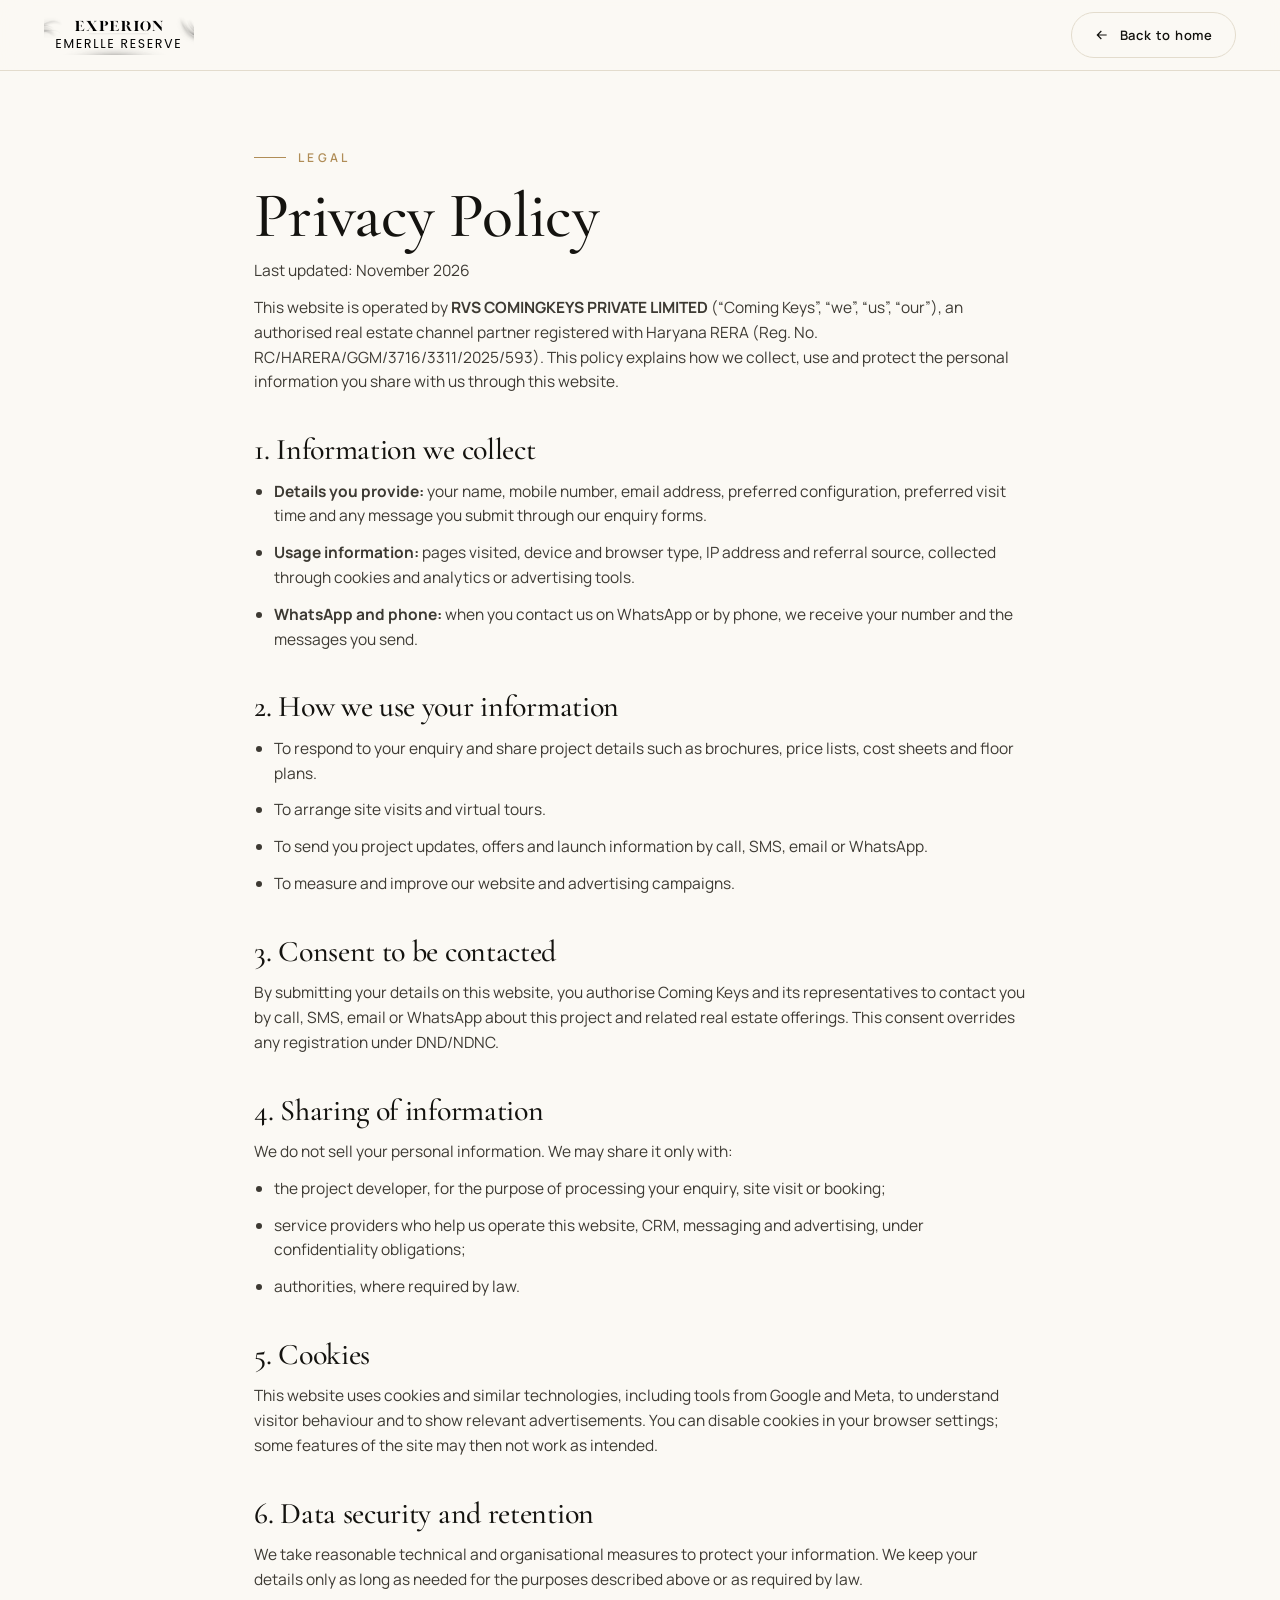
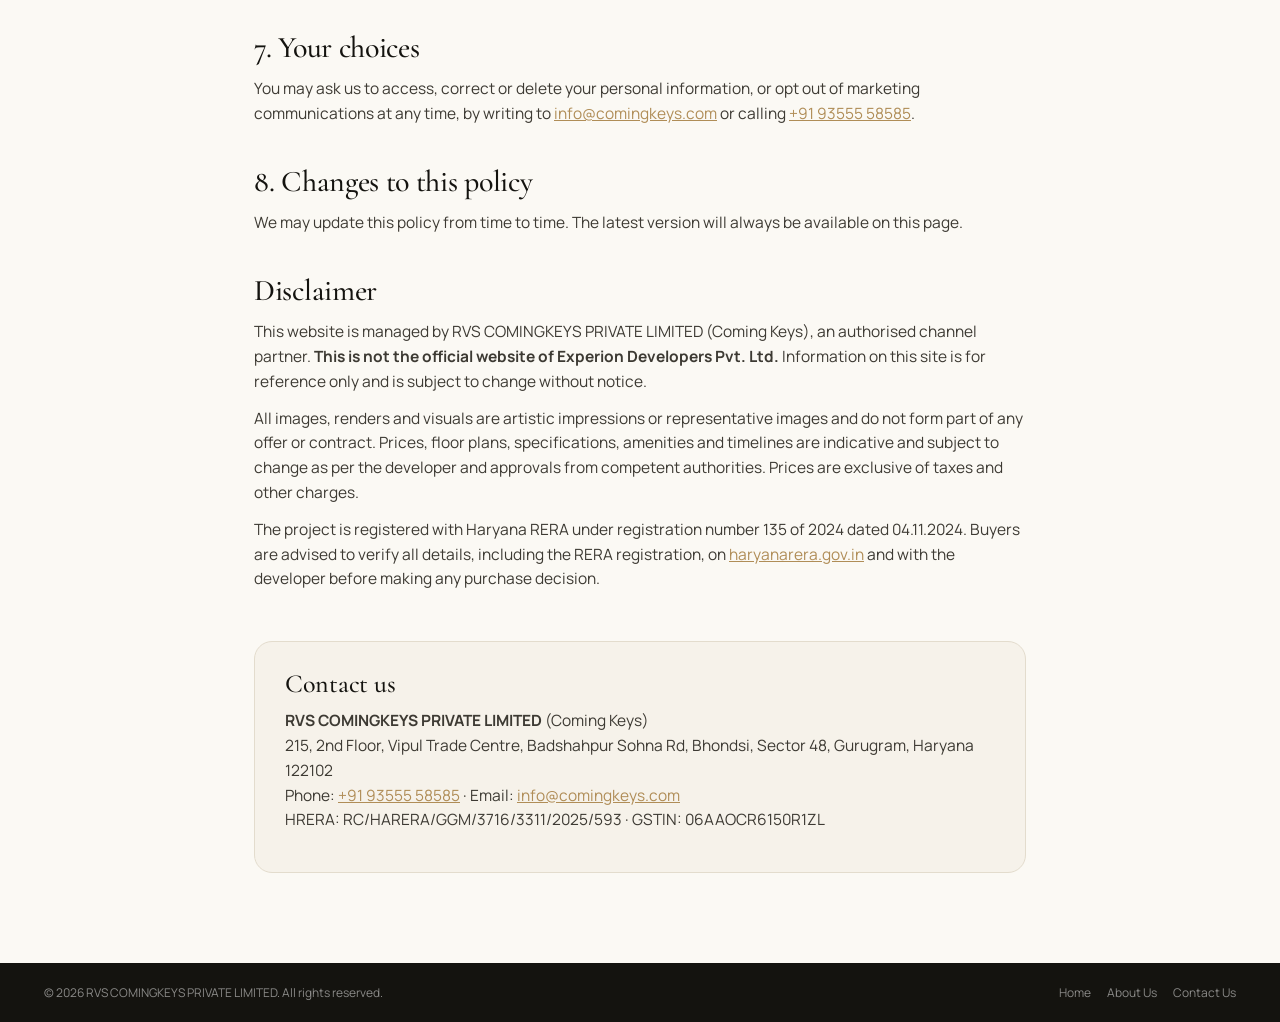
<file: privacy-policy.html>
<!doctype html>
<html lang="en">

<head>
  <meta charset="utf-8">
  <meta name="viewport" content="width=device-width, initial-scale=1">
  <meta name="robots" content="noindex, follow">
  <title>Privacy Policy &amp; Disclaimer | Experion Emerelle Reserve</title>
  <link rel="icon" href="assets/images/favicon/favicon.svg" type="image/svg+xml">
  <link rel="icon" href="assets/images/favicon/favicon-32.png" sizes="32x32" type="image/png">
  <link rel="icon" href="assets/images/favicon/favicon.ico" sizes="any">
  <link rel="apple-touch-icon" href="assets/images/favicon/apple-touch-icon.png">
  <meta name="theme-color" content="#14130f">
  <link rel="preconnect" href="https://fonts.googleapis.com">
  <link rel="preconnect" href="https://fonts.gstatic.com" crossorigin>
  <link href="https://fonts.googleapis.com/css2?family=Cormorant+Garamond:ital,wght@0,400;0,500;0,600;1,400&family=Manrope:wght@300;400;500;600;700&display=swap" rel="stylesheet">
  <link rel="stylesheet" href="assets/css/style.css">
</head>

<body class="legal-page">

  <header class="nav scrolled">
    <div class="wrap">
      <a href="index.html" class="logo" aria-label="Experion Emerelle Reserve">
        <img src="assets/images/experion-logo-white.png" alt="Experion Emerelle Reserve">
      </a>
      <a href="index.html" class="ty-back"><svg viewBox="0 0 24 24" fill="none" stroke="currentColor" stroke-width="1.8"><path d="M19 12H5M11 6l-6 6 6 6" /></svg><span>Back to home</span></a>
    </div>
  </header>

  <main class="legal">
    <div class="wrap">
      <span class="eyebrow">Legal</span>
      <h1>Privacy Policy</h1>
      <p class="legal-updated">Last updated: November 2026</p>

      <p>This website is operated by <b>RVS COMINGKEYS PRIVATE LIMITED</b> (“Coming Keys”, “we”, “us”, “our”), an authorised real estate channel partner registered with Haryana RERA (Reg. No. RC/HARERA/GGM/3716/3311/2025/593). This policy explains how we collect, use and protect the personal information you share with us through this website.</p>

      <h2>1. Information we collect</h2>
      <ul>
        <li><b>Details you provide:</b> your name, mobile number, email address, preferred configuration, preferred visit time and any message you submit through our enquiry forms.</li>
        <li><b>Usage information:</b> pages visited, device and browser type, IP address and referral source, collected through cookies and analytics or advertising tools.</li>
        <li><b>WhatsApp and phone:</b> when you contact us on WhatsApp or by phone, we receive your number and the messages you send.</li>
      </ul>

      <h2>2. How we use your information</h2>
      <ul>
        <li>To respond to your enquiry and share project details such as brochures, price lists, cost sheets and floor plans.</li>
        <li>To arrange site visits and virtual tours.</li>
        <li>To send you project updates, offers and launch information by call, SMS, email or WhatsApp.</li>
        <li>To measure and improve our website and advertising campaigns.</li>
      </ul>

      <h2>3. Consent to be contacted</h2>
      <p>By submitting your details on this website, you authorise Coming Keys and its representatives to contact you by call, SMS, email or WhatsApp about this project and related real estate offerings. This consent overrides any registration under DND/NDNC.</p>

      <h2>4. Sharing of information</h2>
      <p>We do not sell your personal information. We may share it only with:</p>
      <ul>
        <li>the project developer, for the purpose of processing your enquiry, site visit or booking;</li>
        <li>service providers who help us operate this website, CRM, messaging and advertising, under confidentiality obligations;</li>
        <li>authorities, where required by law.</li>
      </ul>

      <h2>5. Cookies</h2>
      <p>This website uses cookies and similar technologies, including tools from Google and Meta, to understand visitor behaviour and to show relevant advertisements. You can disable cookies in your browser settings; some features of the site may then not work as intended.</p>

      <h2>6. Data security and retention</h2>
      <p>We take reasonable technical and organisational measures to protect your information. We keep your details only as long as needed for the purposes described above or as required by law.</p>

      <h2>7. Your choices</h2>
      <p>You may ask us to access, correct or delete your personal information, or opt out of marketing communications at any time, by writing to <a href="mailto:info@comingkeys.com">info@comingkeys.com</a> or calling <a href="tel:+919355558585">+91 93555 58585</a>.</p>

      <h2>8. Changes to this policy</h2>
      <p>We may update this policy from time to time. The latest version will always be available on this page.</p>

      <h2 id="disclaimer">Disclaimer</h2>
      <p>This website is managed by RVS COMINGKEYS PRIVATE LIMITED (Coming Keys), an authorised channel partner. <b>This is not the official website of Experion Developers Pvt. Ltd.</b> Information on this site is for reference only and is subject to change without notice.</p>
      <p>All images, renders and visuals are artistic impressions or representative images and do not form part of any offer or contract. Prices, floor plans, specifications, amenities and timelines are indicative and subject to change as per the developer and approvals from competent authorities. Prices are exclusive of taxes and other charges.</p>
      <p>The project is registered with Haryana RERA under registration number 135 of 2024 dated 04.11.2024. Buyers are advised to verify all details, including the RERA registration, on <a href="https://haryanarera.gov.in" target="_blank" rel="noopener">haryanarera.gov.in</a> and with the developer before making any purchase decision.</p>

      <div class="legal-contact">
        <h3>Contact us</h3>
        <p><b>RVS COMINGKEYS PRIVATE LIMITED</b> (Coming Keys)<br>
          215, 2nd Floor, Vipul Trade Centre, Badshahpur Sohna Rd, Bhondsi, Sector 48, Gurugram, Haryana 122102<br>
          Phone: <a href="tel:+919355558585">+91 93555 58585</a> · Email: <a href="mailto:info@comingkeys.com">info@comingkeys.com</a><br>
          HRERA: RC/HARERA/GGM/3716/3311/2025/593 · GSTIN: 06AAOCR6150R1ZL</p>
      </div>
    </div>
  </main>

  <footer class="ty-foot">
    <div class="wrap">
      <span>© 2026 RVS COMINGKEYS PRIVATE LIMITED. All rights reserved.</span>
      <span style="display:flex;gap:16px;"><a href="index.html">Home</a><a href="about-us.html">About Us</a><a href="contact-us.html">Contact Us</a></span>
    </div>
  </footer>
</body>

</html>
</file>
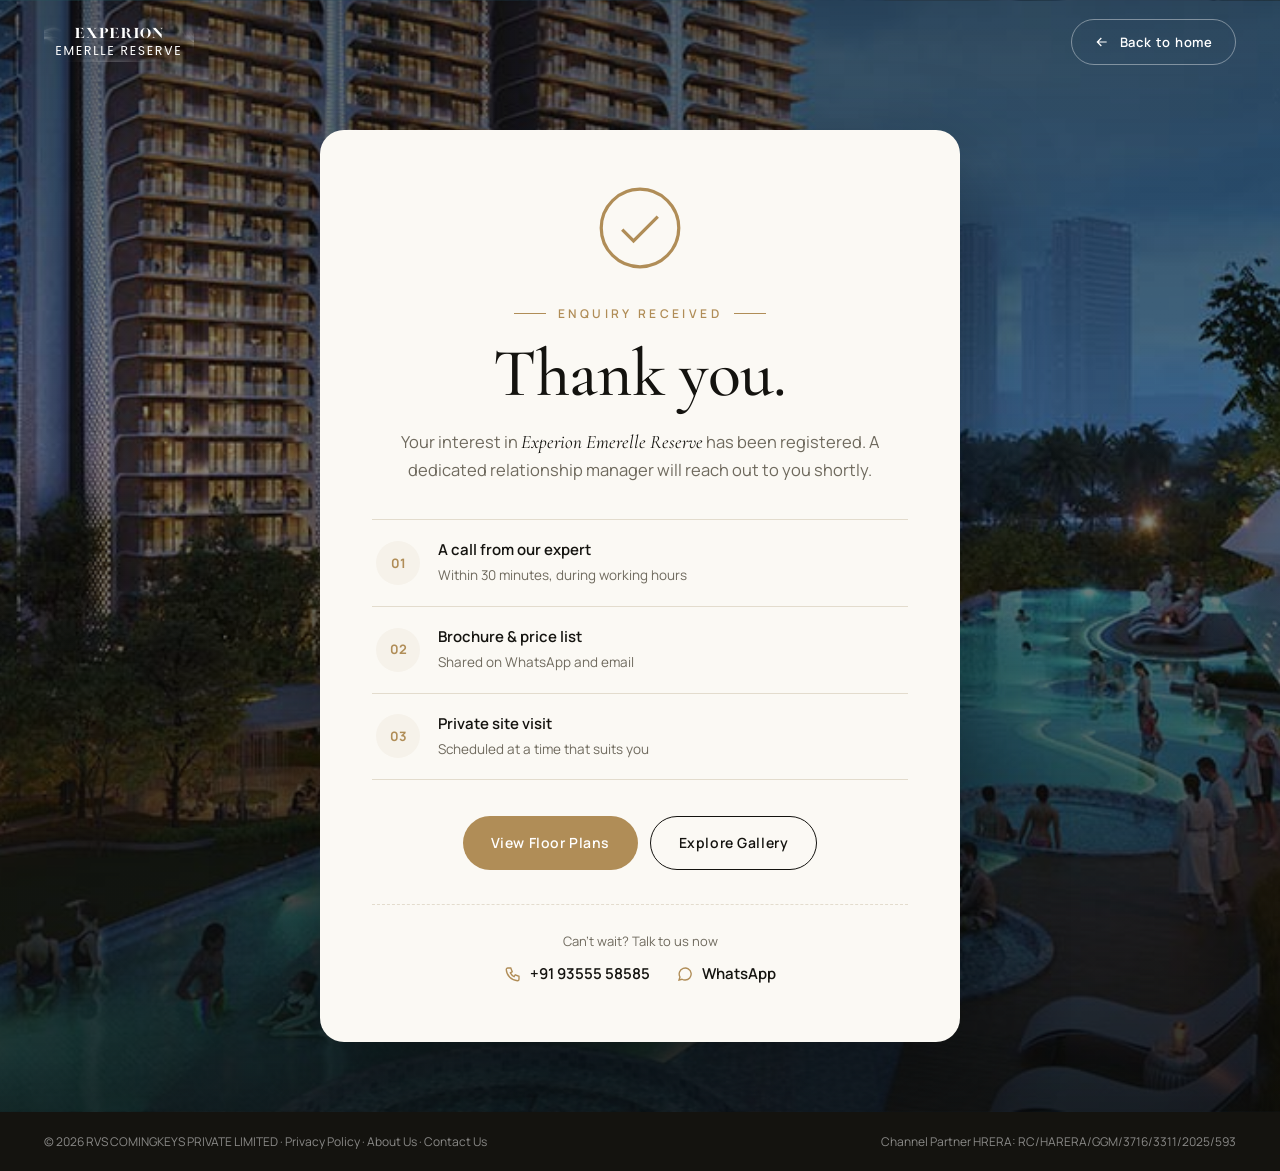
<file: thank-you.html>
<!doctype html>
<html lang="en">

<head>
  <meta charset="utf-8">
  <meta name="viewport" content="width=device-width, initial-scale=1">
  <meta name="robots" content="noindex, nofollow">
  <title>Thank You | Experion Emerelle Reserve</title>
  <link rel="icon" href="assets/images/favicon/favicon.svg" type="image/svg+xml">
  <link rel="icon" href="assets/images/favicon/favicon-32.png" sizes="32x32" type="image/png">
  <link rel="icon" href="assets/images/favicon/favicon.ico" sizes="any">
  <link rel="apple-touch-icon" href="assets/images/favicon/apple-touch-icon.png">
  <meta name="theme-color" content="#14130f">
  <link rel="preconnect" href="https://fonts.googleapis.com">
  <link rel="preconnect" href="https://fonts.gstatic.com" crossorigin>
  <link
    href="https://fonts.googleapis.com/css2?family=Cormorant+Garamond:ital,wght@0,400;0,500;0,600;1,400&family=Manrope:wght@300;400;500;600;700&display=swap"
    rel="stylesheet">
  <link rel="stylesheet" href="assets/css/style.css">
  <!-- Conversion tracking: paste Google Ads / Meta Pixel / GA4 lead event snippets here -->
</head>

<body class="ty-page">

  <header class="nav">
    <div class="wrap">
      <a href="index.html" class="logo" aria-label="Experion Emerelle Reserve">
        <img src="assets/images/experion-logo-white.png" alt="Experion Emerelle Reserve">
      </a>
      <a href="index.html" class="ty-back"><svg viewBox="0 0 24 24" fill="none" stroke="currentColor"
          stroke-width="1.8">
          <path d="M19 12H5M11 6l-6 6 6 6" />
        </svg><span>Back to home</span></a>
    </div>
  </header>

  <main class="ty">
    <div class="ty-bg" role="img" aria-label="Experion Emerelle Reserve – representative image"></div>
    <div class="wrap ty-inner">
      <div class="ty-card">
        <div class="ty-check">
          <svg viewBox="0 0 52 52" fill="none" stroke="currentColor" stroke-width="2">
            <circle cx="26" cy="26" r="24" />
            <path d="M15 27l7 7 15-15" />
          </svg>
        </div>
        <span class="eyebrow">Enquiry received</span>
        <h1>Thank you<span id="tyName"></span>.</h1>
        <p class="ty-lead">Your interest in <em>Experion Emerelle Reserve</em> has been registered. A dedicated
          relationship manager will reach out to you shortly.</p>

        <ol class="ty-steps">
          <li><i>01</i>
            <div><b>A call from our expert</b><span>Within 30 minutes, during working hours</span></div>
          </li>
          <li><i>02</i>
            <div><b>Brochure &amp; price list</b><span>Shared on WhatsApp and email</span></div>
          </li>
          <li><i>03</i>
            <div><b>Private site visit</b><span>Scheduled at a time that suits you</span></div>
          </li>
        </ol>

        <div class="ty-actions">
          <a href="index.html#floorplans" class="btn btn-brass">View Floor Plans</a>
          <a href="index.html#gallery" class="btn btn-ghost">Explore Gallery</a>
        </div>

        <div class="ty-contact">
          <span>Can't wait? Talk to us now</span>
                    <div>
            <a href="tel:+919355558585"><svg viewBox="0 0 24 24" fill="none" stroke="currentColor" stroke-width="1.8">
                <path d="M5 4h4l2 5-2.5 1.5a11 11 0 005 5L15 13l5 2v4a2 2 0 01-2 2A16 16 0 013 6a2 2 0 012-2" />
              </svg>+91 93555 58585</a>
            <a href="https://wa.me/919355558585?text=Hi%2C%20I%27m%20interested%20in%20Experion%20Emerelle%20Reserve%2C%20Sector%2088A.%20Please%20share%20details." target="_blank" rel="noopener"><svg viewBox="0 0 24 24" fill="none"
                stroke="currentColor" stroke-width="1.8">
                <path d="M4 20l1.3-4A8 8 0 1112 20a8 8 0 01-4-1z" />
              </svg>WhatsApp</a>
          </div>
        </div>
      </div>
    </div>
  </main>

  <footer class="ty-foot">
    <div class="wrap">
      <span>© 2026 RVS COMINGKEYS PRIVATE LIMITED · <a href="privacy-policy.html">Privacy Policy</a> · <a href="about-us.html">About Us</a> · <a href="contact-us.html">Contact Us</a></span>
      <span>Channel Partner HRERA: RC/HARERA/GGM/3716/3311/2025/593</span>
    </div>
  </footer>

  <script>
    // Personalise with the first name captured on the landing page
    try {
      const sp = new URLSearchParams(window.location.search);
      const raw = sp.get('name') || sessionStorage.getItem('leadName') || '';
      const n = raw.trim().split(/\s+/)[0];
      if (n) document.getElementById('tyName').textContent = ', ' + n.charAt(0).toUpperCase() + n.slice(1);
    } catch (e) { }
  </script>
</body>

</html>
</file>
<file: assets/css/style.css>
:root {
  --ink: #14130f;
  --ink-2: #1d1c17;
  --ivory: #f6f2ea;
  --paper: #fbf9f4;
  --line: #e3dccd;
  --muted: #6f6a5e;
  --brass: #b08d57;
  --brass-2: #c9a66b;
  --white: #fff;
  --radius: 18px;
  --max: 1240px;
  --serif: "Cormorant Garamond", Georgia, serif;
  --sans: "Manrope", system-ui, -apple-system, Segoe UI, Roboto, sans-serif;
}

* {
  box-sizing: border-box;
  margin: 0;
  padding: 0
}

html {
  scroll-behavior: smooth;
  scroll-padding-top: 80px
}

body {
  font-family: var(--sans);
  color: var(--ink);
  background: var(--paper);
  line-height: 1.6;
  -webkit-font-smoothing: antialiased;
  overflow-x: hidden
}

img {
  display: block;
  max-width: 100%
}

a {
  color: inherit;
  text-decoration: none
}

button {
  font: inherit;
  cursor: pointer;
  border: 0;
  background: none;
  color: inherit
}

.wrap {
  max-width: var(--max);
  margin: 0 auto;
  padding: 0 24px
}

section {
  padding: 60px 0
}

.eyebrow {
  font-size: 12px;
  letter-spacing: .28em;
  text-transform: uppercase;
  color: var(--brass);
  font-weight: 600;
  display: inline-flex;
  align-items: center;
  gap: 12px
}

.eyebrow::before {
  content: "";
  width: 32px;
  height: 1px;
  background: currentColor
}

h1,
h2,
h3 {
  font-family: var(--serif);
  font-weight: 500;
  line-height: 1.08;
  letter-spacing: -.01em
}

h2 {
  font-size: clamp(36px, 5vw, 60px);
  margin: 16px 0 18px
}

h2 em,
h1 em {
  font-style: italic;
  color: var(--brass)
}

.lead {
  color: var(--muted);
  font-size: 17px;
  max-width: 620px
}

.head {
  display: flex;
  justify-content: space-between;
  align-items: flex-end;
  gap: 32px;
  flex-wrap: wrap;
  margin-bottom: 56px
}

.tag {
  font-size: 10px;
  letter-spacing: .14em;
  text-transform: uppercase;
  background: rgba(20, 19, 15, .55);
  color: #fff;
  padding: 4px 9px;
  border-radius: 30px;
  backdrop-filter: blur(6px)
}

/* Buttons */
.btn {
  display: inline-flex;
  align-items: center;
  justify-content: center;
  gap: 10px;
  padding: 15px 28px;
  border-radius: 50px;
  font-weight: 600;
  font-size: 14px;
  letter-spacing: .04em;
  transition: .3s
}

.btn-brass {
  background: var(--brass);
  color: #fff
}

.btn-brass:hover {
  background: var(--ink)
}

.btn-ghost {
  border: 1px solid currentColor
}

.btn-ghost:hover {
  background: var(--ink);
  color: #fff;
  border-color: var(--ink)
}

.btn svg {
  width: 16px;
  height: 16px
}

/* Nav */
.nav {
  position: fixed;
  inset: 0 0 auto;
  z-index: 50;
  transition: .35s;
  color: #fff
}

.nav .wrap {
  display: flex;
  align-items: center;
  justify-content: space-between;
  height: 84px
}

.nav.scrolled {
  background: rgba(251, 249, 244, .92);
  backdrop-filter: blur(14px);
  color: var(--ink);
  box-shadow: 0 1px 0 var(--line)
}

.nav.scrolled .wrap {
  height: 70px
}

.logo {
  display: flex;
  align-items: center;
  gap: 14px
}

.logo img {
  height: 40px;
  filter: brightness(0) invert(1);
  transition: .35s
}

.nav.scrolled .logo img {
  filter: brightness(0)
}

.burger {
  display: flex;
  align-items: center;
  gap: 14px;
  font-size: 12px;
  font-weight: 600;
  letter-spacing: .24em;
  text-transform: uppercase
}

.burger-lines {
  width: 50px;
  height: 50px;
  border-radius: 50%;
  border: 1px solid currentColor;
  display: flex;
  flex-direction: column;
  align-items: center;
  justify-content: center;
  gap: 5px;
  transition: .3s
}

.burger-lines i {
  display: block;
  width: 20px;
  height: 1.5px;
  background: currentColor;
  transition: .3s
}

.burger-lines i:nth-child(2) {
  width: 14px;
  margin-left: 6px
}

.burger:hover .burger-lines {
  background: var(--brass);
  border-color: var(--brass);
  color: #fff
}

.burger:hover .burger-lines i:nth-child(2) {
  width: 20px;
  margin-left: 0
}

/* Slide-in drawer */
.drawer-overlay {
  position: fixed;
  inset: 0;
  z-index: 70;
  background: rgba(10, 10, 8, .55);
  backdrop-filter: blur(4px);
  opacity: 0;
  visibility: hidden;
  transition: .45s
}

.drawer {
  position: fixed;
  top: 0;
  right: 0;
  bottom: 0;
  z-index: 80;
  width: min(460px, 100%);
  background: var(--ink);
  color: #fff;
  display: flex;
  flex-direction: column;
  padding: 28px 44px 36px;
  transform: translateX(100%);
  transition: transform .55s cubic-bezier(.77, 0, .18, 1);
  overflow-y: auto
}

body.drawer-open .drawer {
  transform: none
}

body.drawer-open .drawer-overlay {
  opacity: 1;
  visibility: visible
}

.drawer-head {
  display: flex;
  justify-content: space-between;
  align-items: center;
  margin-bottom: 40px
}

.drawer-head img {
  height: 40px;
  filter: brightness(0) invert(1)
}

.drawer-close {
  width: 50px;
  height: 50px;
  border-radius: 50%;
  border: 1px solid rgba(255, 255, 255, .25);
  display: grid;
  place-items: center;
  transition: .3s
}

.drawer-close svg {
  width: 20px;
  transition: .4s
}

.drawer-close:hover {
  background: var(--brass);
  border-color: var(--brass)
}

.drawer-close:hover svg {
  transform: rotate(90deg)
}

.drawer-menu {
  display: flex;
  flex-direction: column;
  flex: 1
}

.drawer-menu a {
  display: flex;
  align-items: baseline;
  gap: 18px;
  padding: 11px 0;
  font-family: var(--serif);
  font-size: 32px;
  line-height: 1.1;
  border-bottom: 1px solid rgba(255, 255, 255, .08);
  opacity: 0;
  transform: translateX(40px);
  transition: color .3s, padding .3s, opacity .5s, transform .5s
}

.drawer-menu a small {
  font-family: var(--sans);
  font-size: 11px;
  letter-spacing: .14em;
  color: var(--brass-2)
}

.drawer-menu a:hover {
  color: var(--brass-2);
  padding-left: 10px
}

body.drawer-open .drawer-menu a {
  opacity: 1;
  transform: none
}

body.drawer-open .drawer-menu a:nth-child(1) {
  transition-delay: .15s
}

body.drawer-open .drawer-menu a:nth-child(2) {
  transition-delay: .19s
}

body.drawer-open .drawer-menu a:nth-child(3) {
  transition-delay: .23s
}

body.drawer-open .drawer-menu a:nth-child(4) {
  transition-delay: .27s
}

body.drawer-open .drawer-menu a:nth-child(5) {
  transition-delay: .31s
}

body.drawer-open .drawer-menu a:nth-child(6) {
  transition-delay: .35s
}

body.drawer-open .drawer-menu a:nth-child(7) {
  transition-delay: .39s
}

body.drawer-open .drawer-menu a:nth-child(8) {
  transition-delay: .43s
}

body.drawer-open .drawer-menu a:nth-child(9) {
  transition-delay: .47s
}

.drawer-foot {
  margin-top: 36px;
  font-size: 12.5px;
  color: rgba(255, 255, 255, .55);
  line-height: 1.7
}

.drawer-foot .btn {
  width: 100%;
  margin-bottom: 20px
}

.drawer-phone {
  display: block;
  font-family: var(--serif);
  font-size: 24px;
  color: #fff;
  margin-bottom: 8px
}

/* Hero */
.hero {
  position: relative;
  min-height: 100vh;
  display: flex;
  align-items: flex-end;
  color: #fff;
  padding: 140px 0 70px;
  overflow: hidden
}

.hero-bg {
  position: absolute;
  inset: 0;
  background: url("../images/amenities/banner.webp") center/cover;
  transform: scale(1.08);
  animation: zoom 14s ease-out forwards
}

@keyframes zoom {
  to {
    transform: scale(1)
  }
}

.hero::after {
  content: "";
  position: absolute;
  inset: 0;
  /* Left-side shade keeps the copy column legible; bottom shade grounds the stats */
  background:
    linear-gradient(90deg, rgba(10, 10, 8, .82) 0%, rgba(10, 10, 8, .6) 45%, rgba(10, 10, 8, .15) 75%, rgba(10, 10, 8, 0) 100%),
    linear-gradient(180deg, rgba(10, 10, 8, .55) 0%, rgba(10, 10, 8, .1) 30%, rgba(10, 10, 8, .5) 70%, rgba(10, 10, 8, .9) 100%)
}

.hero .wrap {
  position: relative;
  z-index: 2;
  display: grid;
  grid-template-columns: 1.35fr .9fr;
  gap: 60px;
  align-items: end;
  width: 100%
}

.hero .eyebrow {
  color: #f1dcb2;
  background: rgba(10, 10, 8, .55);
  backdrop-filter: blur(6px);
  padding: 9px 18px;
  border-radius: 50px;
  border: 1px solid rgba(201, 166, 107, .35);
  letter-spacing: .2em
}

.hero .eyebrow::before {
  display: none
}

.hero h1 {
  font-size: clamp(46px, 7vw, 96px);
  margin: 20px 0 22px;
  text-shadow: 0 2px 30px rgba(0, 0, 0, .45)
}

.hero h1 em {
  color: #e2c48e
}

.hero p {
  font-size: 18px;
  max-width: 560px;
  color: rgba(255, 255, 255, .95);
  text-shadow: 0 1px 14px rgba(0, 0, 0, .6)
}

.hero-badge {
  display: flex;
  width: fit-content;
  align-items: center;
  gap: 10px;
  margin-bottom: 14px;
  padding: 7px 16px 7px 12px;
  border-radius: 50px;
  background: var(--brass);
  color: #fff;
  font-size: 11px;
  font-weight: 700;
  letter-spacing: .12em;
  text-transform: uppercase
}

.hero-badge i {
  width: 8px;
  height: 8px;
  border-radius: 50%;
  background: #fff;
  animation: blink 1.4s infinite
}

@keyframes blink {
  50% {
    opacity: .25
  }
}

.hero-ctas {
  display: flex;
  gap: 12px;
  flex-wrap: wrap;
  margin-top: 30px
}

.btn-light {
  background: rgba(255, 255, 255, .12);
  border: 1px solid rgba(255, 255, 255, .55);
  color: #fff;
  backdrop-filter: blur(6px)
}

.btn-light:hover {
  background: #fff;
  color: var(--ink)
}

.hero-meta {
  display: flex;
  gap: 40px;
  margin-top: 40px;
  flex-wrap: wrap
}

.hero-meta sup {
  font-size: .5em;
  color: var(--brass-2)
}

.hero .hero-note {
  font-size: 11px;
  margin-top: 14px;
  color: rgba(255, 255, 255, .6)
}

.hero-meta div {
  border-left: 2px solid var(--brass);
  padding-left: 16px;
  text-shadow: 0 1px 12px rgba(0, 0, 0, .6)
}

.hero-meta b {
  display: block;
  font-family: var(--serif);
  font-size: 34px;
  font-weight: 500;
  line-height: 1
}

.hero-meta small {
  font-size: 12px;
  letter-spacing: .12em;
  text-transform: uppercase;
  color: rgba(255, 255, 255, .85)
}

/* Form card */
.card-form {
  background: rgba(251, 249, 244, .97);
  color: var(--ink);
  border-radius: var(--radius);
  padding: 34px;
  box-shadow: 0 30px 80px rgba(0, 0, 0, .35)
}

.card-form h3 {
  font-size: 30px;
  margin-bottom: 6px
}

.card-form p {
  font-size: 14px;
  color: var(--muted);
  margin-bottom: 22px;
  opacity: 1
}

.field {
  margin-bottom: 14px
}

.field input,
.field select,
.field textarea {
  width: 100%;
  padding: 15px 18px;
  border: 1px solid var(--line);
  border-radius: 12px;
  background: #fff;
  font: inherit;
  font-size: 14px;
  color: var(--ink);
  transition: .25s
}

.field input:focus,
.field select:focus,
.field textarea:focus {
  outline: none;
  border-color: var(--brass);
  box-shadow: 0 0 0 4px rgba(176, 141, 87, .12)
}

.phone {
  display: flex;
  gap: 8px
}

.phone span {
  display: flex;
  align-items: center;
  padding: 0 14px;
  border: 1px solid var(--line);
  border-radius: 12px;
  background: #fff;
  font-size: 14px
}

.consent {
  display: flex;
  gap: 10px;
  font-size: 11.5px;
  color: var(--muted);
  margin: 6px 0 18px;
  line-height: 1.5
}

.consent input {
  margin-top: 3px;
  accent-color: var(--brass)
}

.card-form .btn {
  width: 100%
}

.form-ok {
  display: none;
  text-align: center;
  padding: 30px 0
}

.form-ok svg {
  width: 54px;
  height: 54px;
  color: var(--brass);
  margin: 0 auto 14px
}

form.sent .form-body {
  display: none
}

form.sent .form-ok {
  display: block
}

.scroll-cue {
  position: absolute;
  left: 50%;
  bottom: 22px;
  z-index: 2;
  transform: translateX(-50%);
  width: 24px;
  height: 40px;
  border: 1px solid rgba(255, 255, 255, .5);
  border-radius: 20px
}

.scroll-cue::after {
  content: "";
  position: absolute;
  left: 50%;
  top: 8px;
  width: 3px;
  height: 8px;
  background: #fff;
  border-radius: 2px;
  transform: translateX(-50%);
  animation: cue 1.8s infinite
}

@keyframes cue {
  to {
    transform: translate(-50%, 14px);
    opacity: 0
  }
}

/* Marquee */
.marquee {
  background: var(--ink);
  color: var(--brass-2);
  padding: 20px 0;
  overflow: hidden;
  white-space: nowrap
}

.marquee-track {
  display: inline-flex;
  gap: 60px;
  animation: mq 30s linear infinite;
  font-family: var(--serif);
  font-size: 24px;
  font-style: italic
}

.marquee-track span::after {
  content: "✦";
  margin-left: 60px;
  font-style: normal;
  font-size: 14px;
  vertical-align: middle;
  color: var(--brass)
}

@keyframes mq {
  to {
    transform: translateX(-50%)
  }
}

/* About */
.about-grid {
  display: grid;
  grid-template-columns: 1fr 1fr;
  gap: 80px;
  align-items: center
}

.about-img {
  position: relative
}

.about-img img {
  border-radius: var(--radius);
  aspect-ratio: 4/5;
  object-fit: cover;
  width: 100%
}

.about-img .float {
  position: absolute;
  right: -30px;
  bottom: 40px;
  background: var(--ink);
  color: #fff;
  padding: 26px 30px;
  border-radius: var(--radius);
  max-width: 240px
}

.about-img .float b {
  font-family: var(--serif);
  font-size: 48px;
  font-weight: 500;
  color: var(--brass-2);
  line-height: 1;
  display: block
}

.about-img .float small {
  font-size: 13px;
  opacity: .8
}

.about-copy p {
  color: var(--muted);
  margin-bottom: 18px;
  font-size: 16.5px
}

.highlights {
  display: grid;
  grid-template-columns: repeat(3, 1fr);
  gap: 1px;
  background: var(--line);
  border: 1px solid var(--line);
  border-radius: var(--radius);
  overflow: hidden;
  margin-top: 36px
}

.hl {
  background: var(--paper);
  padding: 24px 18px;
  text-align: center;
  transition: .3s
}

.hl:hover {
  background: var(--ivory)
}

.hl img {
  width: 54px;
  height: 54px;
  object-fit: contain;
  margin: 0 auto 10px
}

.hl b {
  display: block;
  font-size: 13.5px;
  font-weight: 600;
  line-height: 1.35
}

/* Amenities */
.amen {
  background: var(--ink);
  color: #fff
}

.amen .lead {
  color: rgba(255, 255, 255, .65)
}

.amen-grid {
  display: grid;
  grid-template-columns: repeat(4, 1fr);
  grid-auto-rows: 260px;
  gap: 16px
}

.am {
  position: relative;
  border-radius: var(--radius);
  overflow: hidden;
  cursor: pointer
}

.am img {
  width: 100%;
  height: 100%;
  object-fit: cover;
  transition: transform .8s
}

.am:hover img {
  transform: scale(1.07)
}

.am::after {
  content: "";
  position: absolute;
  inset: 0;
  background: linear-gradient(180deg, transparent 45%, rgba(0, 0, 0, .75))
}

.am figcaption {
  position: absolute;
  left: 20px;
  right: 20px;
  bottom: 18px;
  z-index: 2;
  display: flex;
  justify-content: space-between;
  align-items: flex-end;
  gap: 10px
}

.am figcaption b {
  font-family: var(--serif);
  font-size: 24px;
  font-weight: 500;
  line-height: 1.1
}

.am.big {
  grid-column: span 2;
  grid-row: span 2
}

.am.big figcaption b {
  font-size: 36px
}

.am.wide {
  grid-column: span 2
}

/* Location */
.loc-grid {
  display: grid;
  grid-template-columns: .9fr 1.1fr;
  gap: 60px;
  align-items: start
}

.loc-list {
  list-style: none;
  border-top: 1px solid var(--line)
}

.loc-list li {
  display: flex;
  justify-content: space-between;
  align-items: center;
  gap: 20px;
  padding: 20px 4px;
  border-bottom: 1px solid var(--line);
  transition: .25s
}

.loc-list li:hover {
  padding-left: 14px;
  background: var(--ivory)
}

.loc-list span {
  display: flex;
  align-items: center;
  gap: 14px;
  font-weight: 500
}

.loc-list span i {
  width: 36px;
  height: 36px;
  border-radius: 50%;
  background: var(--ivory);
  display: grid;
  place-items: center;
  color: var(--brass);
  font-style: normal;
  flex: none
}

.loc-list span i svg {
  width: 16px
}

.loc-list b {
  font-family: var(--serif);
  font-size: 26px;
  font-weight: 500;
  color: var(--brass);
  white-space: nowrap
}

.loc-list b small {
  font-family: var(--sans);
  font-size: 12px;
  color: var(--muted);
  margin-left: 4px
}

.map {
  border-radius: var(--radius);
  overflow: hidden;
  position: relative;
  cursor: zoom-in;
  border: 1px solid var(--line)
}

.map img {
  width: 100%
}

.map .tag {
  position: absolute;
  top: 16px;
  left: 16px
}

.addr {
  margin-top: 22px;
  display: flex;
  gap: 14px;
  align-items: center;
  color: var(--muted);
  font-size: 14px
}

/* Gallery */
.gallery {
  background: var(--ivory)
}

.tabs {
  display: inline-flex;
  background: #fff;
  border: 1px solid var(--line);
  padding: 5px;
  border-radius: 50px
}

.tabs button {
  padding: 11px 26px;
  border-radius: 50px;
  font-size: 13px;
  font-weight: 600;
  letter-spacing: .06em;
  transition: .3s;
  color: var(--muted)
}

.tabs button.on {
  background: var(--ink);
  color: #fff
}

.gal-grid {
  display: none;
  grid-template-columns: repeat(12, 1fr);
  grid-auto-rows: 220px;
  gap: 14px
}

.gal-grid.on {
  display: grid;
  animation: fade .5s
}

@keyframes fade {
  from {
    opacity: 0;
    transform: translateY(10px)
  }
}

.g {
  position: relative;
  border-radius: 14px;
  overflow: hidden;
  cursor: zoom-in;
  grid-column: span 4
}

.g img {
  width: 100%;
  height: 100%;
  object-fit: cover;
  transition: transform .8s
}

.g:hover img {
  transform: scale(1.06)
}

.g .tag {
  position: absolute;
  left: 12px;
  bottom: 12px
}

.g.s6 {
  grid-column: span 6
}

.g.s8 {
  grid-column: span 8
}

.g.tall {
  grid-row: span 2
}

/* Virtual tour */
.tour {
  position: relative;
  color: #fff;
  padding: 0
}

.tour-inner {
  position: relative;
  min-height: 560px;
  display: grid;
  place-items: center;
  text-align: center;
  background: url("../images/gallery/exterior/3.jpg") center/cover fixed
}

.tour-inner::before {
  content: "";
  position: absolute;
  inset: 0;
  background: rgba(12, 12, 10, .6)
}

.tour-inner>div {
  position: relative;
  padding: 80px 24px
}

.tour .eyebrow {
  color: var(--brass-2)
}

.play {
  width: 96px;
  height: 96px;
  border-radius: 50%;
  background: var(--brass);
  display: grid;
  place-items: center;
  margin: 0 auto 32px;
  position: relative;
  transition: .3s
}

.play::before {
  content: "";
  position: absolute;
  inset: -12px;
  border: 1px solid rgba(255, 255, 255, .4);
  border-radius: 50%;
  animation: pulse 2.2s infinite
}

@keyframes pulse {
  from {
    transform: scale(.9);
    opacity: 1
  }

  to {
    transform: scale(1.35);
    opacity: 0
  }
}

.play:hover {
  transform: scale(1.06)
}

.play svg {
  width: 30px;
  margin-left: 5px
}

/* Floor plans */
.fp-wrap {
  display: grid;
  grid-template-columns: 320px 1fr;
  gap: 50px;
  align-items: start
}

.fp-tabs {
  display: flex;
  flex-direction: column;
  gap: 10px
}

.fp-tabs button {
  text-align: left;
  padding: 22px 24px;
  border: 1px solid var(--line);
  border-radius: 14px;
  transition: .3s;
  background: #fff;
  display: flex;
  justify-content: space-between;
  align-items: center
}

.fp-tabs button small {
  display: block;
  font-size: 11px;
  letter-spacing: .18em;
  text-transform: uppercase;
  color: var(--muted);
  margin-bottom: 4px
}

.fp-tabs button b {
  font-family: var(--serif);
  font-size: 24px;
  font-weight: 500
}

.fp-tabs button svg {
  width: 18px;
  opacity: .3;
  transition: .3s
}

.fp-tabs button.on {
  background: var(--ink);
  color: #fff;
  border-color: var(--ink)
}

.fp-tabs button.on small {
  color: var(--brass-2)
}

.fp-tabs button.on svg {
  opacity: 1;
  color: var(--brass-2)
}

.fp-view {
  background: #fff;
  border: 1px solid var(--line);
  border-radius: var(--radius);
  padding: 30px;
  position: relative
}

.fp-view img {
  width: 100%;
  max-height: 560px;
  object-fit: contain;
  filter: blur(0);
  transition: .4s
}

.fp-view.locked img {
  filter: blur(6px)
}

.fp-lock {
  position: absolute;
  inset: 0;
  display: none;
  place-items: center;
  text-align: center;
  background: rgba(251, 249, 244, .4)
}

.fp-view.locked .fp-lock {
  display: grid
}

.fp-lock h3 {
  font-size: 30px;
  margin-bottom: 14px
}

.fp-actions {
  display: flex;
  gap: 12px;
  margin-top: 24px;
  flex-wrap: wrap
}

/* Construction */
.cons {
  background: var(--ink);
  color: #fff
}

.cons .lead {
  color: rgba(255, 255, 255, .65)
}

.timeline {
  display: grid;
  grid-template-columns: repeat(4, 1fr);
  gap: 0;
  position: relative;
  margin-top: 20px
}

.timeline::before {
  content: "";
  position: absolute;
  top: 11px;
  left: 0;
  right: 0;
  height: 1px;
  background: rgba(255, 255, 255, .2)
}

.tl {
  padding-right: 24px;
  position: relative
}

.tl i {
  display: block;
  width: 23px;
  height: 23px;
  border-radius: 50%;
  border: 1px solid var(--brass);
  background: var(--ink);
  margin-bottom: 24px;
  position: relative
}

.tl.done i {
  background: var(--brass)
}

.tl.now i::after {
  content: "";
  position: absolute;
  inset: 5px;
  border-radius: 50%;
  background: var(--brass-2)
}

.tl small {
  font-size: 11px;
  letter-spacing: .2em;
  text-transform: uppercase;
  color: var(--brass-2)
}

.tl h3 {
  font-size: 26px;
  margin: 6px 0 8px
}

.tl p {
  font-size: 14px;
  color: rgba(255, 255, 255, .6)
}

.rera-box {
  margin-top: 70px;
  display: flex;
  justify-content: space-between;
  align-items: center;
  gap: 30px;
  flex-wrap: wrap;
  border: 1px solid rgba(255, 255, 255, .15);
  border-radius: var(--radius);
  padding: 28px 32px
}

.rera-box p {
  font-size: 14px;
  color: rgba(255, 255, 255, .7)
}

.rera-box b {
  color: #fff;
  font-weight: 600
}

/* FAQ */
.faq-grid {
  display: grid;
  grid-template-columns: .8fr 1.2fr;
  gap: 80px
}

.faq-item {
  border-bottom: 1px solid var(--line)
}

.faq-item button {
  width: 100%;
  display: flex;
  justify-content: space-between;
  align-items: center;
  gap: 20px;
  text-align: left;
  padding: 26px 0;
  font-family: var(--serif);
  font-size: 23px;
  font-weight: 500;
  line-height: 1.25
}

.faq-item button i {
  flex: none;
  width: 36px;
  height: 36px;
  border-radius: 50%;
  border: 1px solid var(--line);
  position: relative;
  transition: .3s
}

.faq-item button i::before,
.faq-item button i::after {
  content: "";
  position: absolute;
  left: 50%;
  top: 50%;
  width: 12px;
  height: 1.5px;
  background: var(--ink);
  transform: translate(-50%, -50%);
  transition: .3s
}

.faq-item button i::after {
  transform: translate(-50%, -50%) rotate(90deg)
}

.faq-item.open button i {
  background: var(--brass);
  border-color: var(--brass)
}

.faq-item.open button i::before,
.faq-item.open button i::after {
  background: #fff
}

.faq-item.open button i::after {
  transform: translate(-50%, -50%) rotate(0)
}

.faq-a {
  display: grid;
  grid-template-rows: 0fr;
  transition: grid-template-rows .4s
}

.faq-a>div {
  overflow: hidden
}

.faq-a p {
  color: var(--muted);
  padding: 0 50px 26px 0
}

.faq-item.open .faq-a {
  grid-template-rows: 1fr
}

/* Contact */
.contact {
  background: var(--ivory)
}

.contact-grid {
  display: grid;
  grid-template-columns: 1fr 1fr;
  border-radius: 24px;
  overflow: hidden;
  background: #fff;
  border: 1px solid var(--line)
}

.contact-img {
  background: url("../images/visit-plan.webp") center/cover;
  min-height: 560px;
  position: relative;
  color: #fff;
  display: flex;
  align-items: flex-end;
  padding: 44px
}

.contact-img::before {
  content: "";
  position: absolute;
  inset: 0;
  background: linear-gradient(180deg, transparent 30%, rgba(0, 0, 0, .8))
}

.contact-img>div {
  position: relative
}

.contact-img h2 {
  margin: 10px 0 18px
}

.contact-img .eyebrow {
  color: var(--brass-2)
}

.contact-links {
  display: flex;
  flex-direction: column;
  gap: 10px;
  font-size: 15px
}

.contact-links a {
  display: flex;
  gap: 12px;
  align-items: center
}

.contact-links svg {
  width: 18px;
  color: var(--brass-2)
}

.contact-form {
  padding: 50px
}

.contact-form h3 {
  font-size: 34px;
  margin-bottom: 6px
}

.contact-form>p {
  color: var(--muted);
  font-size: 14px;
  margin-bottom: 26px
}

.row2 {
  display: grid;
  grid-template-columns: 1fr 1fr;
  gap: 14px
}

/* Footer */
footer {
  position: relative;
  overflow: hidden;
  background: radial-gradient(120% 80% at 85% 0%, #2a261d 0%, var(--ink) 55%);
  color: rgba(255, 255, 255, .62);
  padding: 0 0 28px;
  font-size: 13.5px
}

footer .wrap {
  position: relative;
  z-index: 1
}

.foot-mark {
  position: absolute;
  left: 50%;
  bottom: 40px;
  transform: translateX(-50%);
  font-family: var(--serif);
  font-style: italic;
  font-size: clamp(80px, 15vw, 230px);
  line-height: 1;
  white-space: nowrap;
  color: rgba(201, 166, 107, .045);
  pointer-events: none;
  user-select: none
}

/* Closing CTA band */
.foot-cta {
  display: flex;
  justify-content: space-between;
  align-items: center;
  gap: 30px;
  flex-wrap: wrap;
  padding: 70px 0 56px;
  border-bottom: 1px solid rgba(255, 255, 255, .1)
}

.foot-cta .eyebrow {
  color: var(--brass-2)
}

.foot-cta h2 {
  color: #fff;
  font-size: clamp(34px, 4.4vw, 54px);
  margin: 12px 0 0
}

.foot-cta h2 em {
  color: var(--brass-2)
}

.foot-cta-btns {
  display: flex;
  gap: 12px;
  flex-wrap: wrap
}

/* Columns */
.foot-grid {
  display: grid;
  grid-template-columns: 1.3fr .8fr 1.2fr 1.2fr;
  gap: 48px;
  padding: 56px 0 44px
}

.foot-grid h4 {
  color: #fff;
  font-family: var(--serif);
  font-size: 22px;
  font-weight: 500;
  margin-bottom: 20px;
  display: flex;
  align-items: center;
  gap: 12px
}

.foot-grid h4::after {
  content: "";
  flex: 1;
  max-width: 40px;
  height: 1px;
  background: var(--brass)
}

.foot-brand img {
  height: 44px;
  filter: brightness(0) invert(1);
  margin-bottom: 18px
}

.foot-brand p {
  max-width: 300px;
  line-height: 1.7
}

.foot-chips {
  display: flex;
  flex-wrap: wrap;
  gap: 8px;
  margin-top: 20px
}

.foot-chips span {
  font-size: 11px;
  letter-spacing: .1em;
  text-transform: uppercase;
  padding: 6px 12px;
  border: 1px solid rgba(201, 166, 107, .35);
  border-radius: 50px;
  color: var(--brass-2)
}

.foot-links {
  display: grid;
  grid-template-columns: 1fr;
  gap: 11px
}

.foot-links a {
  width: fit-content;
  position: relative;
  transition: color .3s, padding .3s
}

.foot-links a::before {
  content: "";
  position: absolute;
  left: 0;
  top: 50%;
  width: 0;
  height: 1px;
  background: var(--brass-2);
  transition: width .3s
}

.foot-links a:hover {
  color: #fff;
  padding-left: 18px
}

.foot-links a:hover::before {
  width: 10px
}

.foot-contact {
  list-style: none;
  display: flex;
  flex-direction: column;
  gap: 16px
}

.foot-contact li {
  display: flex;
  gap: 14px;
  align-items: flex-start;
  line-height: 1.6
}

.foot-contact i {
  flex: none;
  width: 34px;
  height: 34px;
  border-radius: 50%;
  background: rgba(201, 166, 107, .12);
  color: var(--brass-2);
  display: grid;
  place-items: center
}

.foot-contact i svg {
  width: 15px
}

.foot-contact li>a,
.foot-contact li>span {
  padding-top: 6px
}

.foot-contact b {
  color: #fff;
  font-weight: 600
}

.foot-contact a {
  color: #fff;
  transition: color .3s
}

.foot-contact a:hover,
.foot-legal a:hover,
.foot-rera a:hover {
  color: var(--brass-2)
}

.foot-rera {
  border: 1px solid rgba(255, 255, 255, .1);
  border-radius: 14px;
  overflow: hidden;
  background: rgba(255, 255, 255, .02)
}

.foot-rera div {
  padding: 14px 18px;
  border-bottom: 1px solid rgba(255, 255, 255, .08)
}

.foot-rera small {
  display: block;
  font-size: 10.5px;
  letter-spacing: .12em;
  text-transform: uppercase;
  color: rgba(255, 255, 255, .45);
  margin-bottom: 4px
}

.foot-rera b {
  color: #fff;
  font-weight: 600;
  font-size: 13px;
  word-break: break-word
}

.foot-rera p {
  padding: 12px 18px;
  font-size: 12px
}

.foot-rera a {
  color: var(--brass-2);
  text-decoration: underline
}

/* Disclaimer + bottom bar */
.disclaimer {
  font-size: 11.5px;
  line-height: 1.75;
  color: rgba(255, 255, 255, .45);
  padding: 22px 26px;
  border: 1px solid rgba(255, 255, 255, .08);
  border-left: 2px solid var(--brass);
  border-radius: 12px;
  background: rgba(0, 0, 0, .2)
}

.disclaimer b {
  color: rgba(255, 255, 255, .8)
}

.foot-bottom {
  margin-top: 26px;
  display: flex;
  justify-content: space-between;
  align-items: center;
  gap: 20px;
  flex-wrap: wrap;
  font-size: 12.5px
}

.foot-legal {
  display: flex;
  gap: 22px;
  margin-left: auto
}

.to-top {
  width: 44px;
  height: 44px;
  border-radius: 50%;
  border: 1px solid rgba(255, 255, 255, .2);
  display: grid;
  place-items: center;
  color: #fff;
  transition: .3s
}

.to-top svg {
  width: 18px
}

.to-top:hover {
  background: var(--brass);
  border-color: var(--brass);
  transform: translateY(-3px)
}

@media(max-width:1080px) {
  .foot-grid {
    grid-template-columns: 1fr 1fr;
    gap: 40px
  }
}

@media(max-width:720px) {
  .foot-cta {
    padding: 50px 0 40px
  }

  .foot-cta-btns,
  .foot-cta-btns .btn {
    width: 100%
  }

  .foot-grid {
    grid-template-columns: 1fr;
    gap: 36px;
    padding: 40px 0 32px
  }

  .foot-links {
    grid-template-columns: 1fr 1fr
  }

  .disclaimer {
    padding: 18px
  }

  .foot-bottom {
    flex-direction: column-reverse;
    align-items: flex-start
  }

  .foot-legal {
    margin-left: 0
  }

  .to-top {
    position: absolute;
    right: 0;
    bottom: 0
  }

  .foot-bottom {
    position: relative
  }
}

/* Modal + lightbox */
.modal,
.lightbox {
  position: fixed;
  inset: 0;
  z-index: 100;
  display: none;
  align-items: center;
  justify-content: center;
  padding: 20px;
  background: rgba(10, 10, 8, .75);
  backdrop-filter: blur(6px)
}

.modal.on,
.lightbox.on {
  display: flex;
  animation: fade .3s
}

.modal .card-form {
  width: 100%;
  max-width: 440px;
  position: relative;
  max-height: 92vh;
  overflow: auto
}

.x {
  position: absolute;
  top: 14px;
  right: 14px;
  width: 38px;
  height: 38px;
  border-radius: 50%;
  background: var(--ivory);
  display: grid;
  place-items: center;
  font-size: 20px;
  line-height: 1
}

.lightbox img {
  max-width: 92vw;
  max-height: 84vh;
  border-radius: 10px
}

.lightbox .x {
  position: fixed;
  top: 20px;
  right: 20px
}

.lb-nav {
  position: fixed;
  top: 50%;
  transform: translateY(-50%);
  width: 50px;
  height: 50px;
  border-radius: 50%;
  background: rgba(255, 255, 255, .12);
  color: #fff;
  font-size: 22px
}

.lb-nav:hover {
  background: var(--brass)
}

.lb-prev {
  left: 20px
}

.lb-next {
  right: 20px
}

.lb-cap {
  position: fixed;
  bottom: 24px;
  left: 0;
  right: 0;
  text-align: center;
  color: #fff;
  font-size: 13px;
  letter-spacing: .1em
}

/* Mobile CTA bar */
.mbar {
  display: none;
  position: fixed;
  left: 0;
  right: 0;
  bottom: 0;
  z-index: 60;
  background: var(--ink);
  grid-template-columns: 1fr 1fr 1fr
}

.mbar a,
.mbar button {
  display: flex;
  flex-direction: column;
  align-items: center;
  gap: 3px;
  padding: 11px 4px;
  color: #fff;
  font-size: 11px;
  letter-spacing: .06em
}

.mbar svg {
  width: 20px;
  height: 20px
}

.mbar .hot {
  background: var(--brass)
}

/* Reveal */
.rv {
  opacity: 0;
  transform: translateY(30px);
  transition: opacity .9s, transform .9s
}

.rv.in {
  opacity: 1;
  transform: none
}

/* Thank-you page */
.ty-page {
  display: flex;
  flex-direction: column;
  min-height: 100vh;
  background: var(--ink)
}

.ty-back {
  display: flex;
  align-items: center;
  gap: 10px;
  font-size: 13px;
  font-weight: 600;
  letter-spacing: .06em;
  padding: 12px 22px;
  border: 1px solid rgba(255, 255, 255, .4);
  border-radius: 50px;
  transition: .3s
}

.ty-back svg {
  width: 16px
}

.ty-back:hover {
  background: var(--brass);
  border-color: var(--brass)
}

.ty {
  position: relative;
  flex: 1;
  display: flex;
  align-items: center;
  padding: 130px 0 70px;
  overflow: hidden
}

.ty-bg {
  position: absolute;
  inset: 0;
  background: url("../images/gallery/exterior/1.jpg") center/cover;
  transform: scale(1.08);
  animation: zoom 14s ease-out forwards
}

.ty::after {
  content: "";
  position: absolute;
  inset: 0;
  background: linear-gradient(180deg, rgba(10, 10, 8, .6), rgba(10, 10, 8, .45) 40%, rgba(10, 10, 8, .85))
}

.ty-inner {
  position: relative;
  z-index: 2;
  width: 100%;
  display: flex;
  justify-content: center
}

.ty-card {
  width: 100%;
  max-width: 640px;
  background: var(--paper);
  border-radius: 24px;
  padding: 56px 52px;
  text-align: center;
  box-shadow: 0 40px 100px rgba(0, 0, 0, .4);
  animation: tyIn .8s cubic-bezier(.2, .8, .2, 1) both
}

@keyframes tyIn {
  from {
    opacity: 0;
    transform: translateY(30px) scale(.97)
  }
}

.ty-check {
  width: 84px;
  height: 84px;
  margin: 0 auto 26px;
  color: var(--brass)
}

.ty-check circle {
  stroke-dasharray: 151;
  stroke-dashoffset: 151;
  animation: draw .9s .3s ease-out forwards
}

.ty-check path {
  stroke-dasharray: 36;
  stroke-dashoffset: 36;
  animation: draw .5s 1s ease-out forwards
}

@keyframes draw {
  to {
    stroke-dashoffset: 0
  }
}

.ty-card .eyebrow {
  justify-content: center
}

.ty-card .eyebrow::after {
  content: "";
  width: 32px;
  height: 1px;
  background: currentColor
}

.ty-card h1 {
  font-size: clamp(44px, 7vw, 68px);
  margin: 14px 0 16px
}

.ty-lead {
  color: var(--muted);
  font-size: 16.5px;
  max-width: 480px;
  margin: 0 auto
}

.ty-lead em {
  font-family: var(--serif);
  font-size: 19px;
  color: var(--ink)
}

.ty-steps {
  list-style: none;
  text-align: left;
  margin: 36px 0;
  border-top: 1px solid var(--line)
}

.ty-steps li {
  display: flex;
  gap: 18px;
  align-items: center;
  padding: 18px 4px;
  border-bottom: 1px solid var(--line)
}

.ty-steps i {
  flex: none;
  width: 44px;
  height: 44px;
  border-radius: 50%;
  background: var(--ivory);
  color: var(--brass);
  display: grid;
  place-items: center;
  font-style: normal;
  font-size: 13px;
  font-weight: 700
}

.ty-steps b {
  display: block;
  font-weight: 600;
  font-size: 15px
}

.ty-steps span {
  font-size: 13.5px;
  color: var(--muted)
}

.ty-actions {
  display: flex;
  gap: 12px;
  justify-content: center;
  flex-wrap: wrap
}

.ty-contact {
  margin-top: 34px;
  padding-top: 26px;
  border-top: 1px dashed var(--line);
  font-size: 13px;
  color: var(--muted)
}

.ty-contact div {
  display: flex;
  gap: 26px;
  justify-content: center;
  flex-wrap: wrap;
  margin-top: 10px
}

.ty-contact a {
  display: flex;
  align-items: center;
  gap: 8px;
  font-weight: 600;
  color: var(--ink);
  font-size: 15px;
  transition: .3s
}

.ty-contact a:hover {
  color: var(--brass)
}

.ty-contact svg {
  width: 18px;
  color: var(--brass)
}

.ty-foot {
  background: var(--ink);
  color: rgba(255, 255, 255, .5);
  font-size: 12px;
  padding: 20px 0
}

.ty-foot .wrap {
  display: flex;
  justify-content: space-between;
  gap: 10px;
  flex-wrap: wrap
}

/* Responsive */
@media(max-width:1080px) {

  .hero .wrap,
  .about-grid,
  .loc-grid,
  .faq-grid,
  .fp-wrap,
  .contact-grid {
    grid-template-columns: 1fr
  }

  .about-grid {
    gap: 50px
  }

  .about-img .float {
    right: 16px
  }

  .amen-grid {
    grid-template-columns: repeat(2, 1fr);
    grid-auto-rows: 220px
  }

  .fp-tabs {
    flex-direction: row;
    overflow-x: auto;
    padding-bottom: 4px
  }

  .fp-tabs button {
    flex: none;
    min-width: 200px
  }

  .timeline {
    grid-template-columns: 1fr 1fr;
    gap: 40px 0
  }

  .faq-grid {
    gap: 30px
  }
}

@media(max-width:720px) {
  section {
    padding: 50px 0
  }

  .wrap {
    padding: 0 16px
  }

  .burger-label {
    display: none
  }

  .burger-lines {
    width: 44px;
    height: 44px
  }

  .drawer {
    padding: 22px 24px 28px
  }

  .drawer-menu a {
    font-size: 27px;
    padding: 9px 0
  }

  .hero {
    padding: 110px 0 40px;
    min-height: auto
  }

  .hero::after {
    background: linear-gradient(180deg, rgba(10, 10, 8, .7) 0%, rgba(10, 10, 8, .6) 50%, rgba(10, 10, 8, .85) 100%)
  }

  .hero .eyebrow {
    font-size: 10px;
    letter-spacing: .14em;
    padding: 8px 14px
  }

  .hero .wrap {
    gap: 36px
  }

  .hero-meta {
    gap: 22px
  }

  .hero-meta b {
    font-size: 28px
  }

  .card-form {
    padding: 26px 22px
  }

  .scroll-cue {
    display: none
  }

  .highlights {
    grid-template-columns: repeat(2, 1fr)
  }

  .amen-grid {
    grid-template-columns: 1fr 1fr;
    grid-auto-rows: 170px;
    gap: 10px
  }

  .am.big {
    grid-column: span 2;
    grid-row: span 2
  }

  .am figcaption {
    left: 12px;
    right: 12px;
    bottom: 12px
  }

  .am figcaption b {
    font-size: 18px
  }

  .am .tag {
    display: none
  }

  .gal-grid {
    grid-template-columns: 1fr 1fr;
    grid-auto-rows: 150px;
    gap: 10px
  }

  .g,
  .g.s6,
  .g.s8 {
    grid-column: span 1
  }

  .g.s8 {
    grid-column: span 2
  }

  .tour-inner {
    background-attachment: scroll;
    min-height: 440px
  }

  .fp-view {
    padding: 16px
  }

  .timeline {
    grid-template-columns: 1fr
  }

  .timeline::before {
    display: none
  }

  .faq-item button {
    font-size: 20px
  }

  .faq-a p {
    padding-right: 0
  }

  .contact-img {
    min-height: 380px;
    padding: 28px
  }

  .contact-form {
    padding: 30px 22px
  }

  .row2 {
    grid-template-columns: 1fr
  }

  .mbar {
    display: grid
  }

  body {
    padding-bottom: 58px
  }

  body.ty-page {
    padding-bottom: 0
  }

  .ty {
    padding: 100px 0 40px
  }

  .ty-card {
    padding: 40px 22px;
    border-radius: 20px
  }

  .ty-check {
    width: 68px;
    height: 68px
  }

  .ty-back {
    padding: 10px 14px
  }

  .ty-back span {
    display: none
  }

  .ty-actions .btn {
    width: 100%
  }

  .ty-foot .wrap {
    justify-content: center;
    text-align: center
  }

  .lb-nav {
    display: none
  }
}

@media(prefers-reduced-motion:reduce) {
  * {
    animation: none !important;
    transition: none !important
  }

  .rv {
    opacity: 1;
    transform: none
  }
}

/* Highlight line icons */
.hl svg {
  width: 44px;
  height: 44px;
  margin: 0 auto 12px;
  display: block;
  color: var(--brass)
}

/* Embedded Google map */
.map-embed {
  cursor: default;
  aspect-ratio: 4 / 3
}

.map-embed iframe {
  width: 100%;
  height: 100%;
  border: 0;
  display: block;
  filter: grayscale(.35) contrast(1.05)
}

/* WhatsApp button */
.btn-wa {
  background: #1fa855;
  color: #fff
}

.btn-wa:hover {
  background: #178a45
}

.btn-wa svg {
  width: 18px;
  height: 18px
}

/* Quick lead actions strip */
.leads {
  padding: 0;
  background: var(--ink);
  position: relative;
  z-index: 3
}

.leads-grid {
  display: grid;
  grid-template-columns: repeat(4, 1fr);
  gap: 1px;
  background: rgba(255, 255, 255, .08);
  border-left: 1px solid rgba(255, 255, 255, .08);
  border-right: 1px solid rgba(255, 255, 255, .08);
  padding: 0
}

.lead-card {
  display: flex;
  align-items: center;
  gap: 16px;
  padding: 26px 22px;
  background: var(--ink);
  color: #fff;
  text-align: left;
  transition: .3s
}

.lead-card:hover {
  background: var(--ink-2)
}

.lead-card i {
  flex: none;
  width: 48px;
  height: 48px;
  border-radius: 50%;
  display: grid;
  place-items: center;
  border: 1px solid var(--brass);
  color: var(--brass-2);
  transition: .3s
}

.lead-card i svg {
  width: 22px;
  height: 22px
}

.lead-card i.wa {
  border-color: #1fa855;
  color: #4cd27f
}

.lead-card:hover i {
  background: var(--brass);
  border-color: var(--brass);
  color: #fff
}

.lead-card:hover i.wa {
  background: #1fa855;
  border-color: #1fa855
}

.lead-card b {
  display: block;
  font-size: 15px;
  font-weight: 600;
  line-height: 1.3
}

.lead-card small {
  font-size: 12.5px;
  color: rgba(255, 255, 255, .6)
}

.lead-card.hot b {
  color: var(--brass-2)
}

.lead .note,
.lead small.note {
  display: inline-block;
  margin-top: 10px;
  font-size: 12.5px;
  font-style: italic;
  opacity: .75
}

@media(max-width:1080px) {
  .leads-grid {
    grid-template-columns: 1fr 1fr
  }
}

@media(max-width:720px) {
  .leads-grid {
    grid-template-columns: 1fr 1fr
  }

  .lead-card {
    flex-direction: column;
    align-items: flex-start;
    gap: 12px;
    padding: 20px 16px
  }

  .lead-card b {
    font-size: 14px
  }

  .hero-ctas .btn {
    width: 100%
  }
}

/* Privacy policy / legal page */
.legal-page .nav {
  position: sticky;
  top: 0
}

.legal {
  padding: 70px 0 90px
}

.legal .wrap {
  max-width: 820px
}

.legal h1 {
  font-size: clamp(42px, 6vw, 64px);
  margin: 14px 0 8px
}

.legal-updated {
  color: var(--muted);
  font-size: 13px;
  margin-bottom: 30px
}

.legal h2 {
  font-size: 30px;
  margin: 40px 0 12px
}

.legal p,
.legal li {
  color: #3d3a33;
  font-size: 15.5px;
  margin-bottom: 12px
}

.legal ul {
  padding-left: 20px
}

.legal a {
  color: var(--brass);
  text-decoration: underline
}

.legal-contact {
  margin-top: 50px;
  padding: 28px 30px;
  background: var(--ivory);
  border: 1px solid var(--line);
  border-radius: var(--radius)
}

.legal-contact h3 {
  font-size: 26px;
  margin-bottom: 10px
}

.ty-foot a:hover {
  color: var(--brass-2)
}

.legal-page .ty-back {
  border-color: var(--line)
}

/* Sticky right-side Enquire tab */
.side-enquire {
  position: fixed;
  right: 0;
  top: 50%;
  z-index: 65;
  transform: translateY(-50%);
  display: flex;
  flex-direction: column;
  align-items: center;
  gap: 12px;
  padding: 20px 13px;
  background: var(--brass);
  color: #fff;
  border-radius: 12px 0 0 12px;
  box-shadow: -6px 8px 24px rgba(0, 0, 0, .25);
  font-size: 13px;
  font-weight: 700;
  letter-spacing: .18em;
  text-transform: uppercase;
  transition: background .3s, padding .3s
}

.side-enquire span {
  writing-mode: vertical-rl;
  transform: rotate(180deg)
}

.side-enquire svg {
  width: 18px;
  height: 18px;
  animation: nudge 2.4s ease-in-out infinite
}

@keyframes nudge {

  0%,
  70%,
  100% {
    transform: rotate(0)
  }

  78% {
    transform: rotate(-14deg)
  }

  86% {
    transform: rotate(14deg)
  }
}

.side-enquire:hover {
  background: var(--ink);
  padding-right: 18px
}

/* Hide while the menu or a popup is open, and on phones (bottom bar covers it) */
body.drawer-open .side-enquire,
body:has(.modal.on, .lightbox.on) .side-enquire {
  display: none
}

@media(max-width:720px) {
  .side-enquire {
    display: none
  }
}

/* ============================================================
   ABOUT US & CONTACT US PAGES
   ============================================================ */

/* Page Hero Header */
.page-hero {
  position: relative;
  background: radial-gradient(120% 80% at 85% 0%, #2a261d 0%, var(--ink) 55%);
  color: #fff;
  padding: 130px 0 70px;
  text-align: center;
  border-bottom: 1px solid rgba(201, 166, 107, .25);
}

.page-hero .eyebrow {
  justify-content: center;
  margin-bottom: 12px;
}

.page-hero .eyebrow::before {
  display: none;
}

.page-hero h1 {
  font-size: clamp(38px, 5.5vw, 62px);
  color: #fff;
  margin-bottom: 16px;
  line-height: 1.12;
}

.page-hero h1 em {
  color: var(--brass-2);
  font-style: italic;
}

.page-hero .lead {
  font-size: 16px;
  color: rgba(255, 255, 255, .75);
  max-width: 760px;
  margin: 0 auto 20px;
  line-height: 1.65;
}

.page-hero-meta {
  display: inline-flex;
  align-items: center;
  gap: 16px;
  flex-wrap: wrap;
  justify-content: center;
  padding: 10px 20px;
  background: rgba(255, 255, 255, .05);
  border: 1px solid rgba(201, 166, 107, .3);
  border-radius: 50px;
  font-size: 13px;
  color: var(--brass-2);
}

.page-hero-meta span {
  display: inline-flex;
  align-items: center;
  gap: 6px;
}

/* 2-Column Content Layouts */
.content-grid-2 {
  display: grid;
  grid-template-columns: 1fr 1fr;
  gap: 50px;
  align-items: center;
}

.content-grid-2.align-start {
  align-items: start;
}

.content-grid-2.flip {
  direction: rtl;
}

.content-grid-2.flip>* {
  direction: ltr;
}

/* Image Presentation Cards */
.img-card {
  position: relative;
  border-radius: var(--radius);
  overflow: hidden;
  box-shadow: 0 20px 50px rgba(0, 0, 0, .12);
  border: 1px solid var(--line);
  background: #fff;
}

.img-card img {
  width: 100%;
  height: auto;
  object-fit: cover;
  transition: transform .6s ease;
}

.img-card:hover img {
  transform: scale(1.02);
}

.img-card .caption {
  padding: 12px 18px;
  font-size: 12.5px;
  color: var(--muted);
  background: #fff;
  border-top: 1px solid var(--line);
  text-align: center;
}

/* Legal Spec List / Info Box */
.info-card {
  background: #fff;
  border: 1px solid var(--line);
  border-radius: var(--radius);
  padding: 34px;
  box-shadow: 0 10px 30px rgba(0, 0, 0, .05);
}

.info-card h3 {
  font-size: 26px;
  margin-bottom: 20px;
  color: var(--ink);
}

.info-list {
  list-style: none;
  display: flex;
  flex-direction: column;
  gap: 14px;
}

.info-list li {
  display: flex;
  align-items: flex-start;
  gap: 12px;
  font-size: 14.5px;
  line-height: 1.5;
  color: #3d3a33;
}

.info-list li i {
  flex-shrink: 0;
  width: 24px;
  height: 24px;
  border-radius: 50%;
  background: rgba(201, 166, 107, .15);
  color: var(--brass);
  display: flex;
  align-items: center;
  justify-content: center;
  font-size: 11px;
  margin-top: 2px;
}

.info-list li b {
  color: var(--ink);
  min-width: 140px;
}

/* Stats Counter Strip */
.stats-strip {
  background: radial-gradient(120% 80% at 85% 0%, #2a261d 0%, var(--ink) 55%);
  color: #fff;
  padding: 55px 0;
  border-top: 1px solid rgba(201, 166, 107, .2);
  border-bottom: 1px solid rgba(201, 166, 107, .2);
}

.stats-grid {
  display: grid;
  grid-template-columns: repeat(5, 1fr);
  gap: 20px;
  text-align: center;
}

.stat-item {
  padding: 10px;
}

.stat-item b {
  display: block;
  font-family: var(--serif);
  font-size: clamp(38px, 4vw, 54px);
  color: var(--brass-2);
  line-height: 1;
  margin-bottom: 8px;
}

.stat-item span {
  font-size: 13px;
  text-transform: uppercase;
  letter-spacing: .12em;
  color: rgba(255, 255, 255, .7);
  font-weight: 500;
}

/* Vision & Mission Cards */
.vm-grid {
  display: grid;
  grid-template-columns: 1fr 1fr;
  gap: 24px;
  margin-top: 30px;
}

.vm-card {
  background: #fff;
  border: 1px solid var(--line);
  border-top: 4px solid var(--brass);
  border-radius: var(--radius);
  padding: 30px 26px;
  box-shadow: 0 8px 24px rgba(0, 0, 0, .04);
}

.vm-card h4 {
  font-size: 20px;
  color: var(--ink);
  margin-bottom: 12px;
  display: flex;
  align-items: center;
  gap: 10px;
  font-family: var(--serif);
  letter-spacing: 0;
}

.vm-card h4 span {
  color: var(--brass);
}

.vm-card p {
  font-size: 14px;
  color: #555046;
  line-height: 1.65;
}

/* Team Management Grid */
.team-grid {
  display: grid;
  grid-template-columns: repeat(2, minmax(280px, 360px));
  justify-content: center;
  gap: 34px;
  margin-top: 40px;
}

.team-card {
  background: #fff;
  border-radius: var(--radius);
  overflow: hidden;
  border: 1px solid var(--line);
  box-shadow: 0 12px 36px rgba(0, 0, 0, .06);
  text-align: center;
  transition: transform .3s ease, box-shadow .3s ease;
}

.team-card:hover {
  transform: translateY(-6px);
  box-shadow: 0 20px 48px rgba(0, 0, 0, .12);
}

.team-card img {
  width: 100%;
  height: 380px;
  object-fit: cover;
  background: #f0ece3;
}

.team-info {
  padding: 24px 20px;
}

.team-info h4 {
  font-size: 24px;
  font-family: var(--serif);
  color: var(--ink);
  margin-bottom: 4px;
}

.team-info p {
  font-size: 13.5px;
  color: var(--brass);
  text-transform: uppercase;
  letter-spacing: .12em;
  font-weight: 600;
}

/* Awards Slider */
.awards-section {
  background: var(--paper);
  position: relative;
}

.awards-header {
  display: flex;
  align-items: flex-end;
  justify-content: space-between;
  gap: 24px;
  margin-bottom: 34px;
  text-align: left;
}

.awards-header .lead {
  margin: 0;
  color: var(--muted);
  font-size: 15.5px;
  max-width: 600px;
  line-height: 1.6;
}

.awards-nav {
  display: flex;
  align-items: center;
  gap: 12px;
  flex-shrink: 0;
}

.awards-btn {
  width: 46px;
  height: 46px;
  border-radius: 50%;
  border: 1px solid var(--line);
  background: #fff;
  color: var(--ink);
  display: flex;
  align-items: center;
  justify-content: center;
  transition: all .25s ease;
  box-shadow: 0 4px 12px rgba(0, 0, 0, .05);
}

.awards-btn svg {
  width: 20px;
  height: 20px;
  transition: transform .2s ease;
}

.awards-btn:hover {
  background: var(--brass);
  border-color: var(--brass);
  color: #fff;
  transform: translateY(-2px);
  box-shadow: 0 8px 20px rgba(176, 141, 87, .3);
}

.awards-btn:active {
  transform: scale(.95);
}

.awards-btn.awards-prev:hover svg {
  transform: translateX(-2px);
}

.awards-btn.awards-next:hover svg {
  transform: translateX(2px);
}

.awards-slider-viewport {
  position: relative;
  width: 100%;
  overflow: hidden;
  padding: 10px 4px 20px;
}

.awards-slider-track {
  display: flex;
  gap: 20px;
  overflow-x: auto;
  scroll-behavior: smooth;
  scroll-snap-type: x proximity;
  -webkit-overflow-scrolling: touch;
  scrollbar-width: none;
  padding: 8px 4px;
}

.awards-slider-track::-webkit-scrollbar {
  display: none;
}

.award-slide {
  flex: 0 0 calc((100% - 60px) / 4);
  scroll-snap-align: start;
}

.award-slide .award-box {
  background: #fff;
  border: 1px solid var(--line);
  border-radius: var(--radius);
  padding: 24px 18px;
  display: flex;
  align-items: center;
  justify-content: center;
  height: 160px;
  box-shadow: 0 6px 20px rgba(0, 0, 0, .04);
  transition: transform .3s ease, box-shadow .3s ease, border-color .3s ease;
}

.award-slide .award-box:hover {
  transform: translateY(-6px);
  box-shadow: 0 14px 32px rgba(0, 0, 0, .1);
  border-color: var(--brass);
}

.award-slide .award-box img {
  max-width: 100%;
  max-height: 105px;
  object-fit: contain;
}

@media(max-width: 1024px) {
  .award-slide {
    flex: 0 0 calc((100% - 40px) / 3);
  }
}

@media(max-width: 768px) {
  .awards-header {
    flex-direction: column;
    align-items: flex-start;
  }

  .awards-nav {
    margin-top: 10px;
  }

  .award-slide {
    flex: 0 0 calc((100% - 20px) / 2);
  }

  .award-slide .award-box {
    height: 135px;
    padding: 16px 12px;
  }

  .award-slide .award-box img {
    max-height: 85px;
  }
}

@media(max-width: 480px) {
  .award-slide {
    flex: 0 0 78%;
  }
}

/* Contact Page Specifics */
.contact-page-grid {
  display: grid;
  grid-template-columns: 1fr 1.15fr;
  gap: 40px;
  align-items: start;
}

.contact-channels {
  display: flex;
  flex-direction: column;
  gap: 20px;
  margin-bottom: 30px;
}

.channel-box {
  display: flex;
  align-items: flex-start;
  gap: 16px;
  padding: 20px;
  background: #fff;
  border: 1px solid var(--line);
  border-radius: var(--radius);
  box-shadow: 0 4px 16px rgba(0, 0, 0, .03);
}

.channel-box i {
  width: 44px;
  height: 44px;
  border-radius: 50%;
  background: rgba(201, 166, 107, .15);
  color: var(--brass);
  display: flex;
  align-items: center;
  justify-content: center;
  flex-shrink: 0;
}

.channel-box i svg {
  width: 20px;
  height: 20px;
}

.channel-box div h4 {
  font-size: 16px;
  font-weight: 600;
  margin-bottom: 4px;
  color: var(--ink);
}

.channel-box div p,
.channel-box div a {
  font-size: 14.5px;
  color: #555046;
  line-height: 1.5;
}

.channel-box div a:hover {
  color: var(--brass);
}

.map-wrapper {
  margin-top: 50px;
  border-radius: var(--radius);
  overflow: hidden;
  border: 1px solid var(--line);
  box-shadow: 0 10px 30px rgba(0, 0, 0, .06);
}

.map-wrapper iframe {
  display: block;
  width: 100%;
  height: 420px;
  border: 0;
}

/* Mobile Responsiveness for Subpages */
@media(max-width: 980px) {

  .content-grid-2,
  .contact-page-grid,
  .vm-grid {
    grid-template-columns: 1fr;
    gap: 36px;
  }

  .stats-grid {
    grid-template-columns: repeat(3, 1fr);
  }

  .team-grid {
    grid-template-columns: 1fr;
    max-width: 360px;
    margin-left: auto;
    margin-right: auto;
  }
}

@media(max-width: 640px) {
  .stats-grid {
    grid-template-columns: repeat(2, 1fr);
  }

  .awards-grid {
    grid-template-columns: repeat(3, 1fr);
    gap: 12px;
  }
}
</file>
